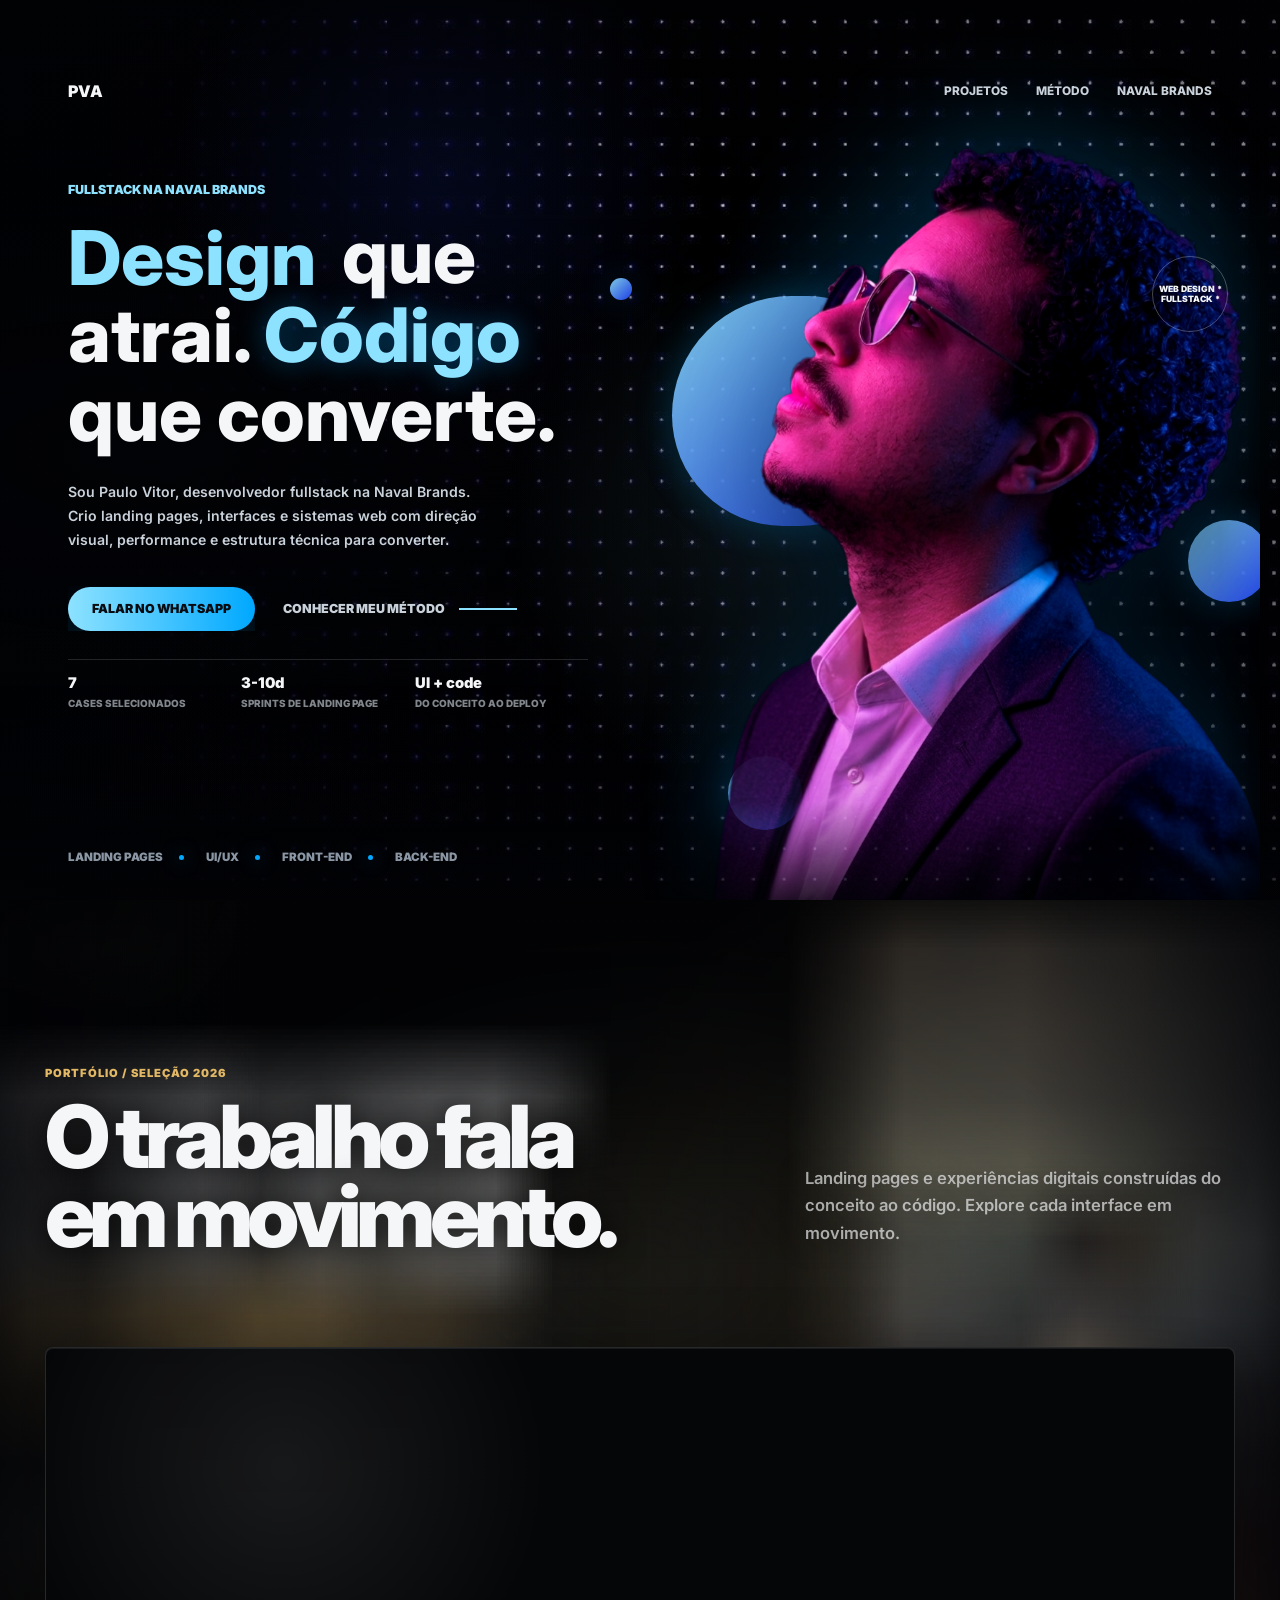
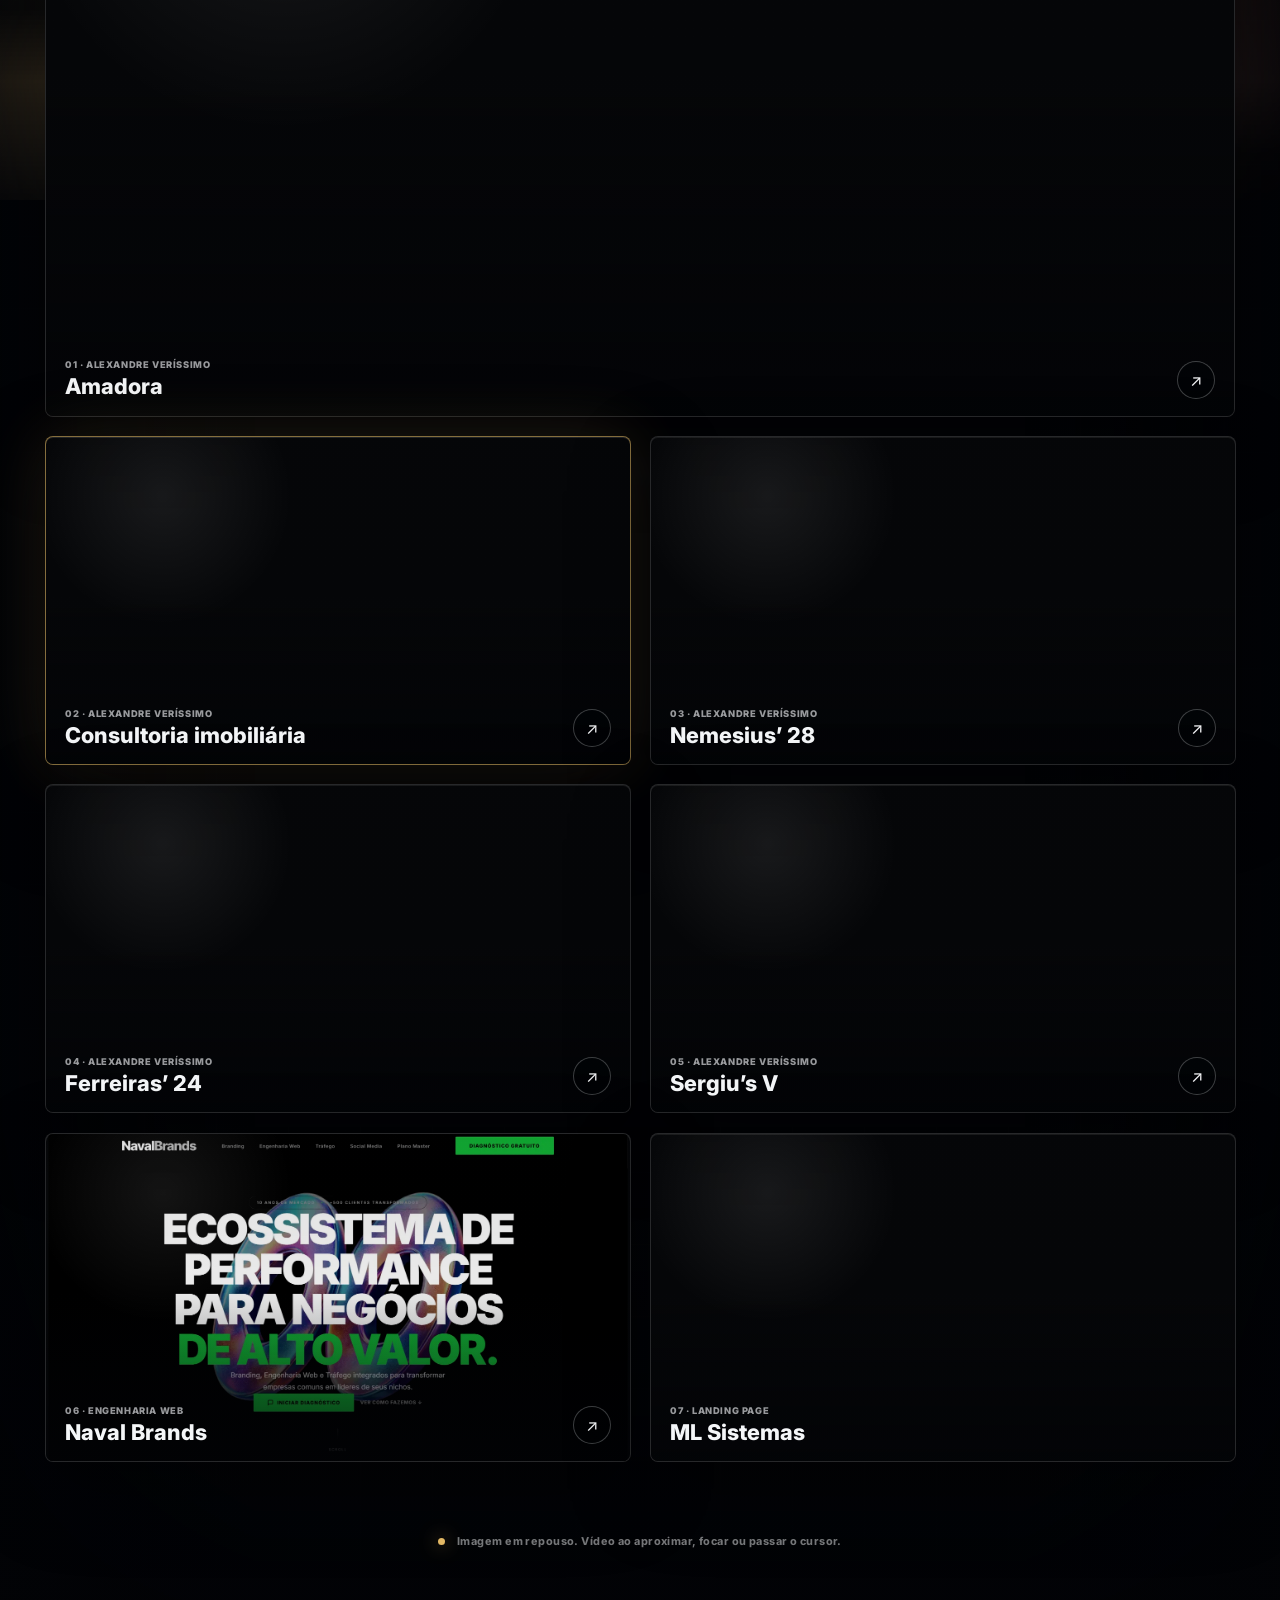
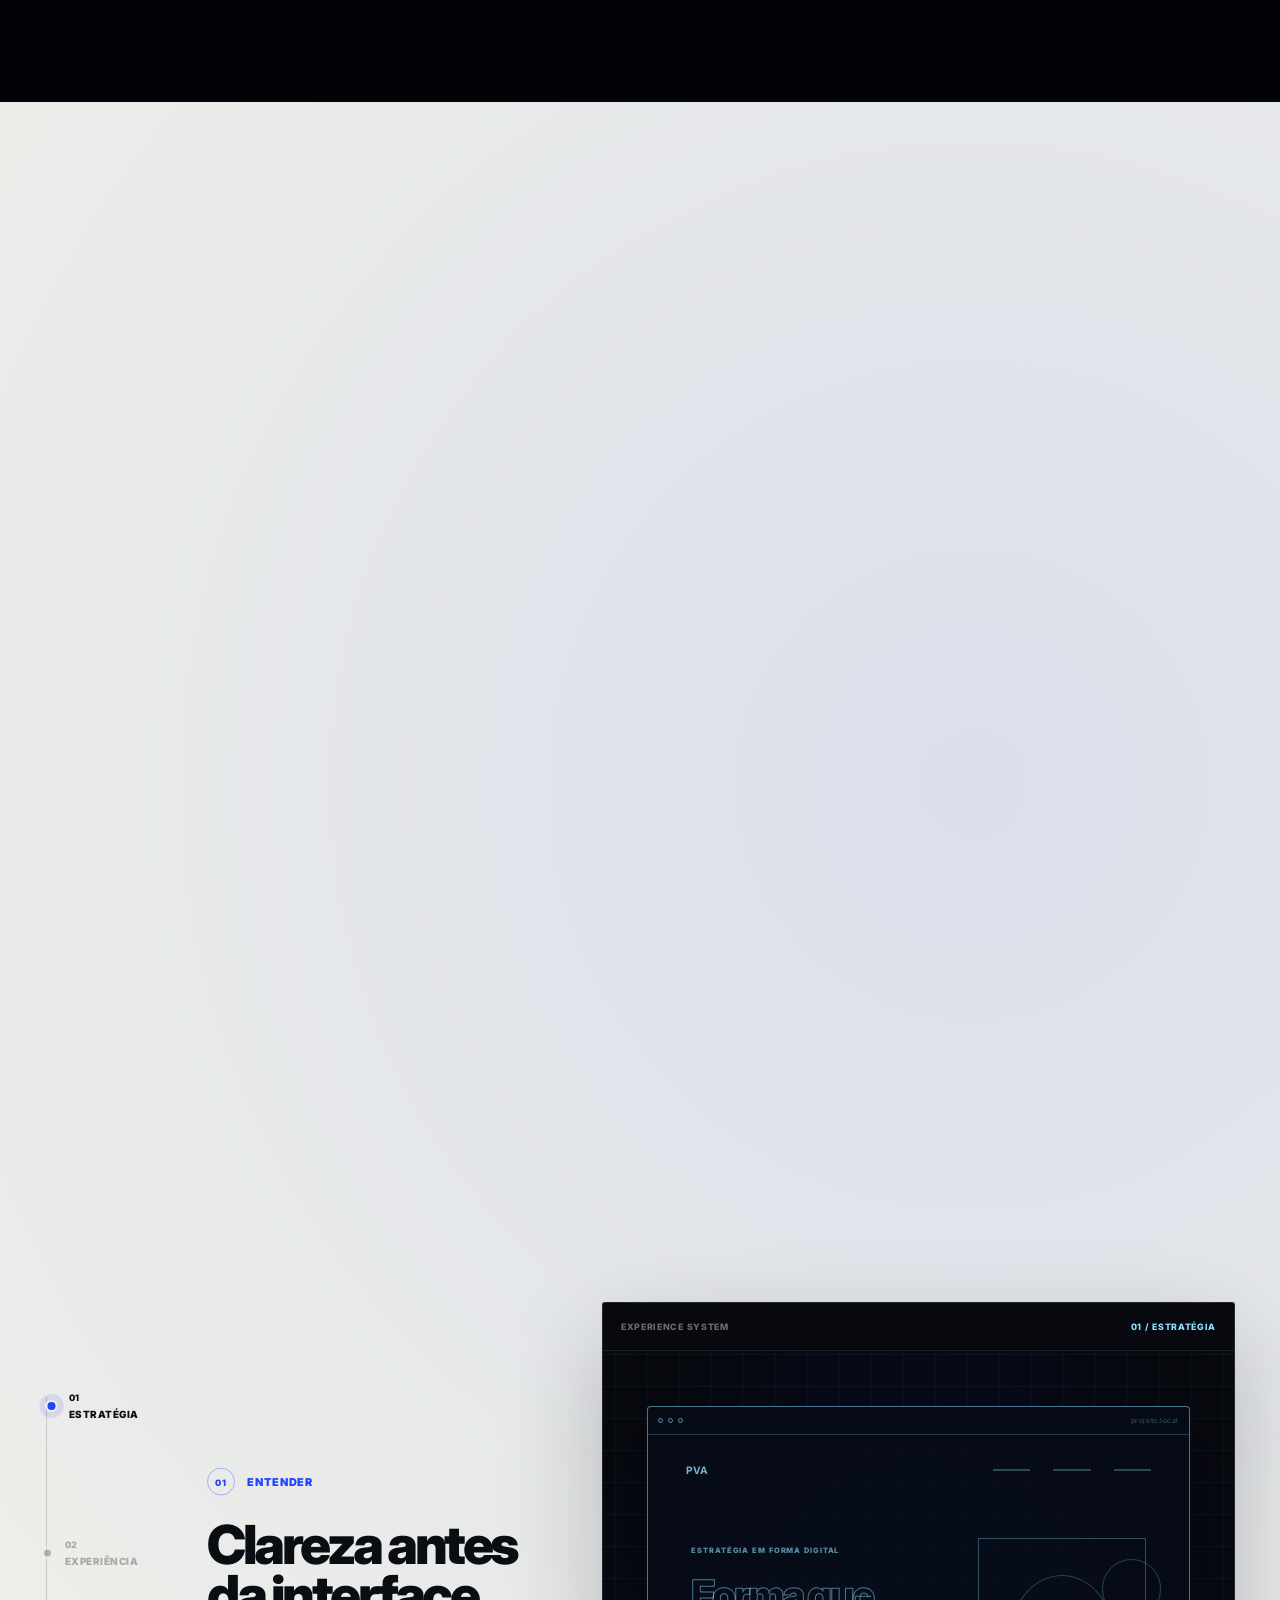
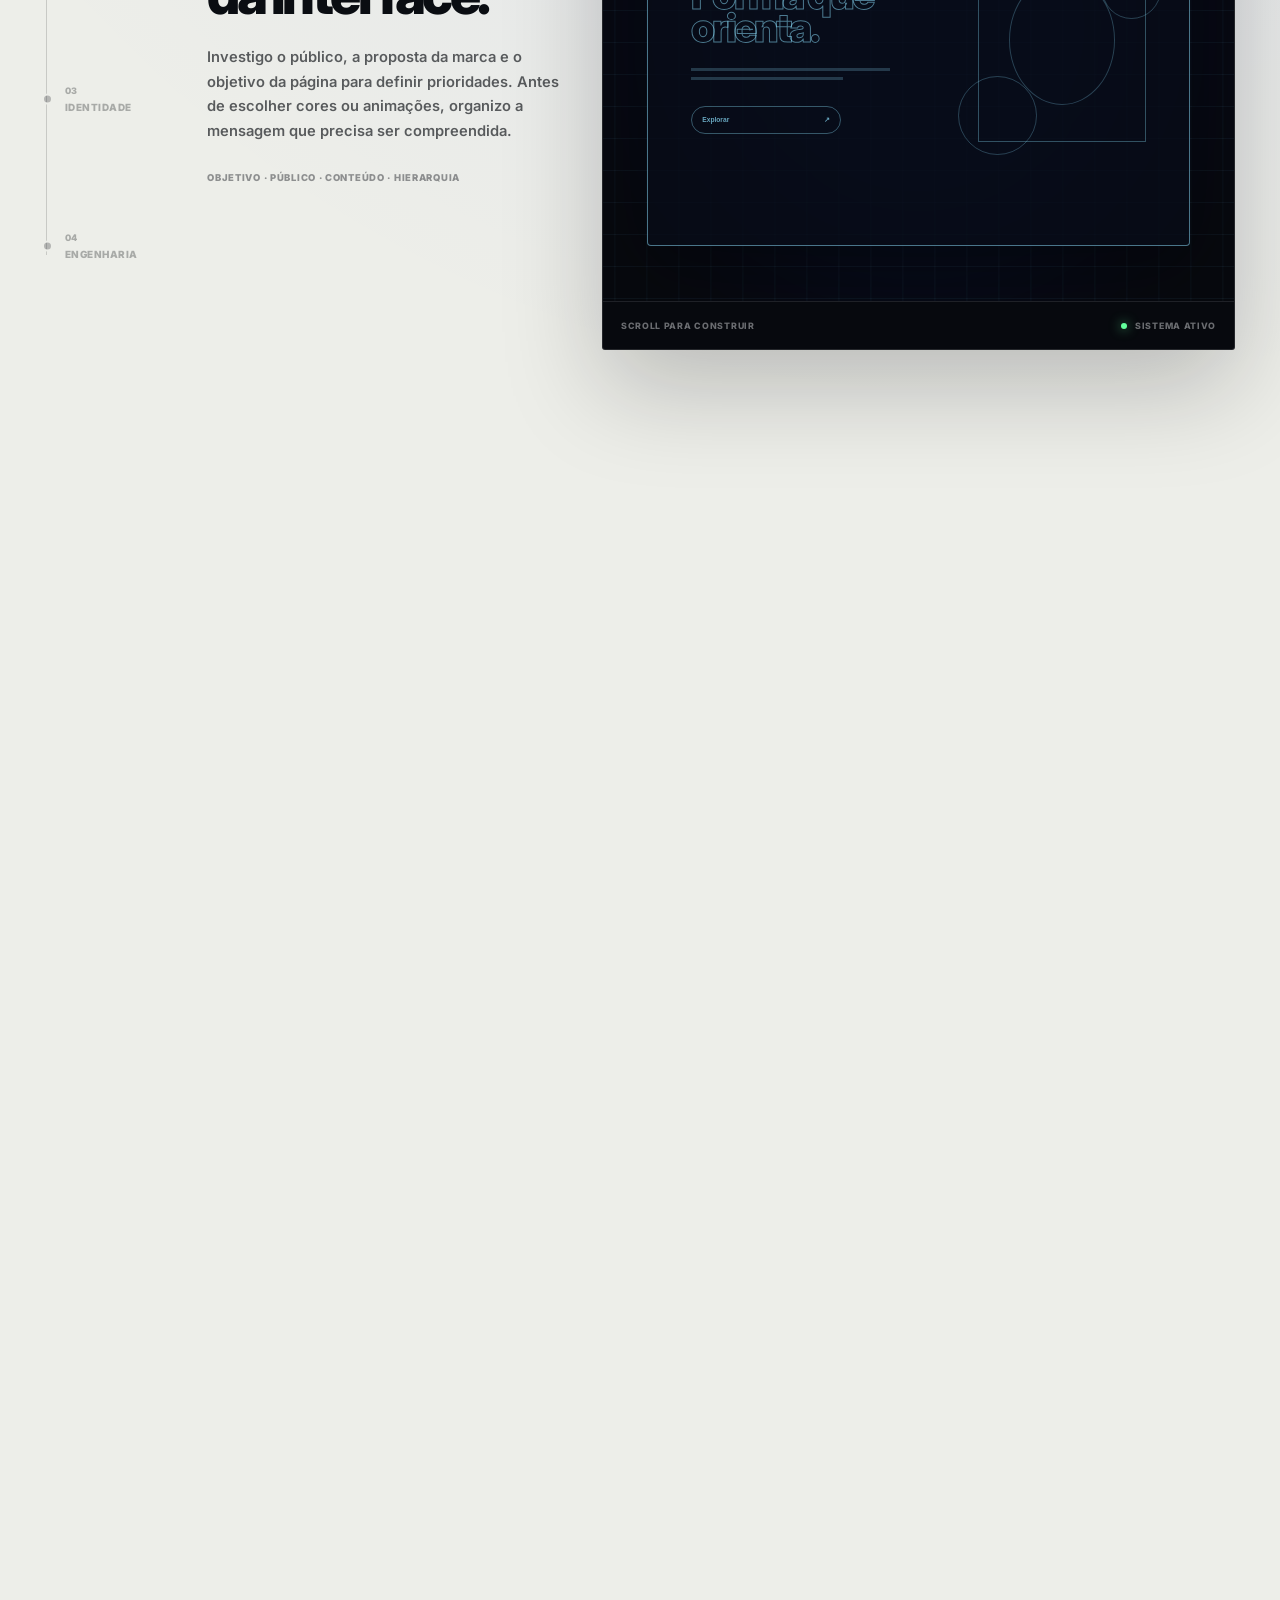
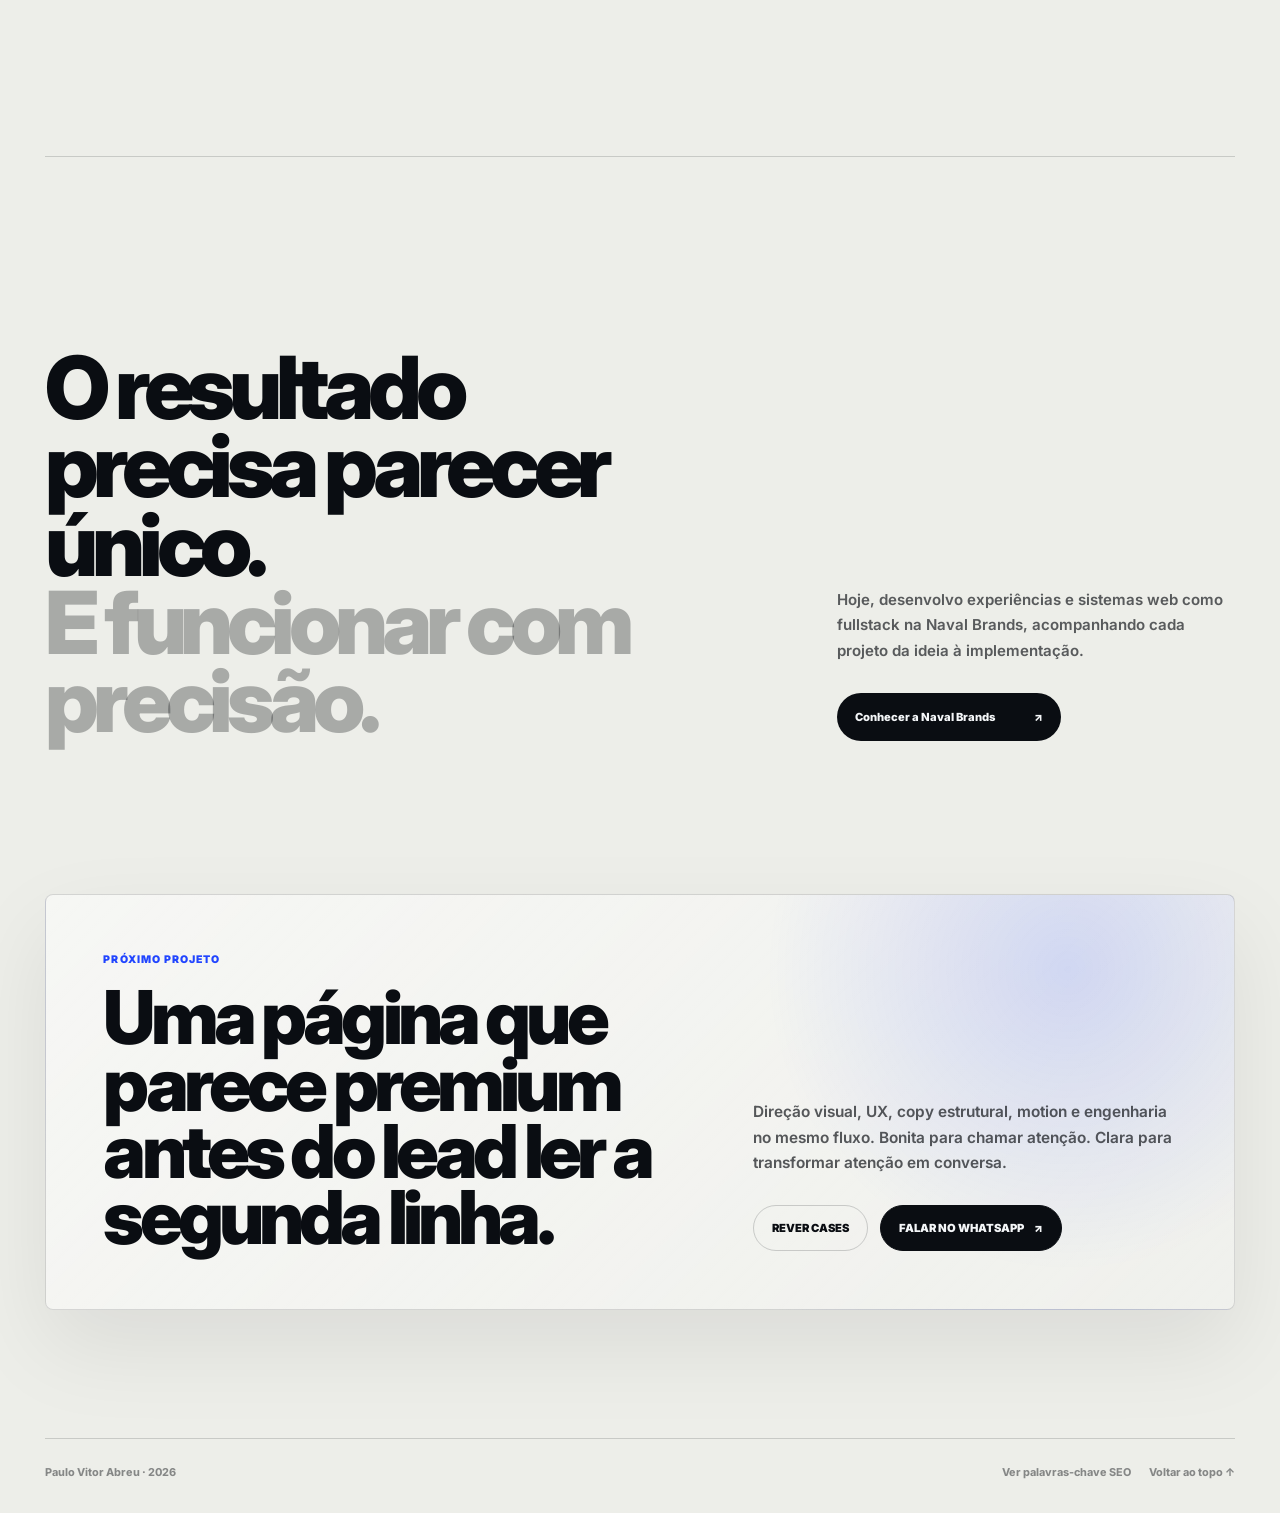
<file: index.html>
<!doctype html>
<html lang="pt-BR">
  <head>
    <meta charset="UTF-8" />
    <meta name="viewport" content="width=device-width, initial-scale=1.0" />
    <meta
      name="description"
      content="Landing pages premium, UI/UX e desenvolvimento fullstack com SEO técnico, performance e copy para converter visitantes em leads qualificados."
    />
    <meta name="author" content="Paulo Vitor Abreu" />
    <meta name="robots" content="index, follow, max-image-preview:large" />
    <meta name="theme-color" content="#020306" />
    <meta property="og:title" content="Paulo Vitor Abreu | Desenvolvedor Fullstack" />
    <meta
      property="og:description"
      content="Landing pages premium com design estratégico, SEO técnico, performance e engenharia fullstack para conversão."
    />
    <meta property="og:locale" content="pt_BR" />
    <meta property="og:type" content="website" />
    <meta name="twitter:card" content="summary_large_image" />
    <title>Paulo Vitor Abreu | Desenvolvedor Fullstack</title>
    <link rel="icon" href="favicon.svg" type="image/svg+xml" />
    <link rel="preload" href="assets/dot-grid-landscape.png" as="image" />
    <link
      rel="preload"
      href="assets/paulo-profile-hero-cutout.png"
      as="image"
      fetchpriority="high"
    />
    <link rel="preconnect" href="https://fonts.googleapis.com" />
    <link rel="preconnect" href="https://fonts.gstatic.com" crossorigin />
    <link
      href="https://fonts.googleapis.com/css2?family=Inter:wght@500;600;700;800;900&display=swap"
      rel="stylesheet"
    />
    <script type="text/javascript">
      (function(c,l,a,r,i,t,y){
        c[a]=c[a]||function(){(c[a].q=c[a].q||[]).push(arguments)};
        t=l.createElement(r);t.async=1;t.src="https://www.clarity.ms/tag/"+i;
        y=l.getElementsByTagName(r)[0];y.parentNode.insertBefore(t,y);
      })(window, document, "clarity", "script", "xmnafkx5qg");
    </script>
    <script type="application/ld+json">
      {
        "@context": "https://schema.org",
        "@type": "Service",
        "name": "Landing pages premium e desenvolvimento fullstack",
        "serviceType": "Landing pages, UI/UX, SEO técnico e engenharia web",
        "areaServed": {
          "@type": "Country",
          "name": "Brasil"
        },
        "provider": {
          "@type": "Person",
          "name": "Paulo Vitor Abreu",
          "jobTitle": "Desenvolvedor Fullstack",
          "telephone": "+55 21 97005-1500",
          "worksFor": {
            "@type": "Organization",
            "name": "Naval Brands",
            "url": "https://navalbrands.com/"
          }
        },
        "url": "https://wa.me/5521970051500"
      }
    </script>
    <link rel="stylesheet" href="styles.css" />
  </head>
  <body>
    <main class="page">
      <section class="hero" id="top" aria-label="Apresentação de Paulo Vitor">
        <div class="hero__stage">
          <header class="hero__header" aria-label="Identidade">
            <a class="brand" href="#top" aria-label="Paulo Vitor Abreu">PVA</a>
            <nav class="hero__nav" aria-label="Navegação principal">
              <a href="#work">Projetos</a>
              <a href="#about">Método</a>
              <a
                href="https://navalbrands.com/"
                target="_blank"
                rel="noopener noreferrer"
              >
                Naval Brands
              </a>
            </nav>
          </header>

          <div class="hero__content">
            <div class="hero__headline">
              <p class="hero__eyebrow">Fullstack na Naval Brands</p>
              <h1 class="hero__title" aria-label="Design que atrai. Código que converte.">
                <span class="hero__title-line">
                  <span class="hero__handwrite hero__handwrite--design" aria-hidden="true">
                    <svg viewBox="0 0 330 120" focusable="false">
                      <g class="hero__handwrite-sketch">
                        <text class="hero__sketch-letter hero__sketch-letter--d" x="0" y="88">D</text>
                        <text class="hero__sketch-letter hero__sketch-letter--e" x="72" y="88">e</text>
                        <text class="hero__sketch-letter hero__sketch-letter--s" x="126" y="88">s</text>
                        <text class="hero__sketch-letter hero__sketch-letter--i" x="176" y="88">i</text>
                        <text class="hero__sketch-letter hero__sketch-letter--g" x="204" y="88">g</text>
                        <text class="hero__sketch-letter hero__sketch-letter--n" x="264" y="88">n</text>
                      </g>
                      <text class="hero__handwrite-text" x="0" y="88">Design</text>
                    </svg>
                  </span>
                  <span class="hero__title-rest hero__title-rest--que">que</span>
                </span>
                <span class="hero__title-line">
                  <span class="hero__title-rest hero__title-rest--atrai">atrai.</span>
                  <span
                    class="hero__scramble-word hero__scramble-word--code"
                    data-scramble-word
                    data-target="C&oacute;digo"
                    aria-label="Código"
                  >
                    <span class="hero__scramble-char">C</span>
                    <span class="hero__scramble-char">&oacute;</span>
                    <span class="hero__scramble-char">d</span>
                    <span class="hero__scramble-char">i</span>
                    <span class="hero__scramble-char">g</span>
                    <span class="hero__scramble-char">o</span>
                  </span>
                </span>
                <span class="hero__title-line">
                  <span class="hero__title-rest hero__title-rest--converte">que converte.</span>
                </span>
              </h1>
            </div>

            <div class="hero__lead-group">
              <p class="hero__lead">
                Sou Paulo Vitor, desenvolvedor fullstack na Naval Brands. Crio
                landing pages, interfaces e sistemas web com direção visual,
                performance e estrutura técnica para converter.
              </p>
            </div>

            <div class="hero__actions" aria-label="Ações principais">
              <a
                class="hero__button"
                href="https://wa.me/5521970051500?text=Ol%C3%A1%2C%20Paulo%21%20Vim%20pelo%20seu%20portf%C3%B3lio%20e%20quero%20conversar%20sobre%20uma%20landing%20page%20premium%20para%20meu%20projeto."
                target="_blank"
                rel="noopener noreferrer"
                aria-label="Falar com Paulo Vitor pelo WhatsApp"
              >
                Falar no WhatsApp
              </a>
              <a class="hero__link" href="#about">Conhecer meu método</a>
            </div>

            <dl class="hero__proof" aria-label="Provas rápidas">
              <div>
                <dt>7</dt>
                <dd>cases selecionados</dd>
              </div>
              <div>
                <dt>3-10d</dt>
                <dd>sprints de landing page</dd>
              </div>
              <div>
                <dt>UI + code</dt>
                <dd>do conceito ao deploy</dd>
              </div>
            </dl>
          </div>

          <div class="hero__visual" aria-hidden="true">
            <span class="hero__orb hero__orb--main"></span>
            <span class="hero__orb hero__orb--top"></span>
            <span class="hero__orb hero__orb--right"></span>
            <span class="hero__orb hero__orb--bottom"></span>
            <span class="hero__stamp">Web Design * Fullstack *</span>
            <figure class="hero__portrait">
              <img
                src="assets/paulo-profile-hero-cutout.png"
                width="896"
                height="1190"
                alt=""
                fetchpriority="high"
                decoding="async"
              />
            </figure>
          </div>

          <ul class="hero__services" aria-label="Servicos">
            <li>Landing pages</li>
            <li>UI/UX</li>
            <li>Front-end</li>
            <li>Back-end</li>
          </ul>
        </div>
      </section>

      <section
        id="work"
        class="project-reveal portfolio"
        data-project-reveal
        data-portfolio
        aria-labelledby="portfolio-title"
      >
        <div class="portfolio__ambient" aria-hidden="true">
          <div class="portfolio__ambient-sticky">
            <canvas
              class="portfolio__ambient-canvas"
              data-ambient-canvas
              width="32"
              height="18"
            ></canvas>
            <span class="portfolio__ambient-glow"></span>
          </div>
        </div>

        <div class="portfolio__shell" id="portfolio" data-project-grid-reveal>
          <header class="portfolio__intro">
            <div>
              <p class="portfolio__eyebrow">Portfólio / Seleção 2026</p>
              <h2 id="portfolio-title">O trabalho fala<br />em movimento.</h2>
            </div>
            <p class="portfolio__lead">
              Landing pages e experiências digitais construídas do conceito ao código.
              Explore cada interface em movimento.
            </p>
          </header>

          <div class="portfolio__grid">
            <article
              class="portfolio-card portfolio-card--amadora portfolio-card--feature"
              data-project-card
              data-project-id="amadora"
              data-ambient-primary="217, 177, 100"
              data-ambient-secondary="7, 54, 43"
            >
              <a
                class="portfolio-card__link"
                href="https://alexandreverissimo.pt/amadora/"
                target="_blank"
                rel="noopener noreferrer"
                aria-label="Abrir landing page Amadora de Alexandre Veríssimo"
              >
                <span class="portfolio-card__media">
                  <img
                    class="portfolio-card__poster"
                    src="assets/previews/amadora.webp"
                    width="1600"
                    height="900"
                    loading="lazy"
                    decoding="async"
                    alt="Hero da landing page Amadora"
                  />
                  <video class="portfolio-card__video" muted loop playsinline preload="none" data-project-video aria-hidden="true">
                    <source data-src="assets/previews/amadora.mp4" type="video/mp4" />
                  </video>
                  <span class="portfolio-card__shade" aria-hidden="true"></span>
                  <span class="portfolio-card__motion" aria-hidden="true">
                    <span class="portfolio-card__play"></span>
                    Em movimento
                  </span>
                </span>
                <span class="portfolio-card__meta">
                  <span><small>01 · Alexandre Veríssimo</small><strong>Amadora</strong></span>
                  <span class="portfolio-card__arrow" aria-hidden="true">↗</span>
                </span>
              </a>
            </article>

            <article
              class="portfolio-card portfolio-card--alexandre"
              data-project-card
              data-project-id="alexandre"
              data-ambient-primary="226, 184, 101"
              data-ambient-secondary="52, 35, 16"
            >
              <a
                class="portfolio-card__link"
                href="https://alexandreverissimo.pt/"
                target="_blank"
                rel="noopener noreferrer"
                aria-label="Abrir landing page principal de Alexandre Veríssimo"
              >
                <span class="portfolio-card__media">
                  <img class="portfolio-card__poster" src="assets/previews/alexandre.webp" width="1400" height="794" loading="lazy" decoding="async" alt="Hero da landing page de Alexandre Veríssimo" />
                  <video class="portfolio-card__video" muted loop playsinline preload="none" data-project-video aria-hidden="true"><source data-src="assets/previews/alexandre.mp4" type="video/mp4" /></video>
                  <span class="portfolio-card__shade" aria-hidden="true"></span>
                  <span class="portfolio-card__motion" aria-hidden="true"><span class="portfolio-card__play"></span>Em movimento</span>
                </span>
                <span class="portfolio-card__meta"><span><small>02 · Alexandre Veríssimo</small><strong>Consultoria imobiliária</strong></span><span class="portfolio-card__arrow" aria-hidden="true">↗</span></span>
              </a>
            </article>

            <article
              class="portfolio-card portfolio-card--nemesius"
              data-project-card
              data-project-id="nemesius"
              data-ambient-primary="204, 184, 112"
              data-ambient-secondary="45, 57, 70"
            >
              <a class="portfolio-card__link" href="https://alexandreverissimo.pt/nemesius28/" target="_blank" rel="noopener noreferrer" aria-label="Abrir landing page Nemesius 28">
                <span class="portfolio-card__media">
                  <img class="portfolio-card__poster" src="assets/previews/nemesius.webp" width="1400" height="794" loading="lazy" decoding="async" alt="Hero da landing page Nemesius 28" />
                  <video class="portfolio-card__video" muted loop playsinline preload="none" data-project-video aria-hidden="true"><source data-src="assets/previews/nemesius.mp4" type="video/mp4" /></video>
                  <span class="portfolio-card__shade" aria-hidden="true"></span>
                  <span class="portfolio-card__motion" aria-hidden="true"><span class="portfolio-card__play"></span>Em movimento</span>
                </span>
                <span class="portfolio-card__meta"><span><small>03 · Alexandre Veríssimo</small><strong>Nemesius’ 28</strong></span><span class="portfolio-card__arrow" aria-hidden="true">↗</span></span>
              </a>
            </article>

            <article
              class="portfolio-card portfolio-card--ferreiras"
              data-project-card
              data-project-id="ferreiras"
              data-ambient-primary="221, 119, 66"
              data-ambient-secondary="23, 113, 138"
            >
              <a class="portfolio-card__link" href="https://alexandreverissimo.pt/ferreiras24/" target="_blank" rel="noopener noreferrer" aria-label="Abrir landing page Ferreiras 24">
                <span class="portfolio-card__media">
                  <img class="portfolio-card__poster" src="assets/previews/ferreiras.webp" width="1400" height="794" loading="lazy" decoding="async" alt="Hero da landing page Ferreiras 24" />
                  <video class="portfolio-card__video" muted loop playsinline preload="none" data-project-video aria-hidden="true"><source data-src="assets/previews/ferreiras.mp4" type="video/mp4" /></video>
                  <span class="portfolio-card__shade" aria-hidden="true"></span>
                  <span class="portfolio-card__motion" aria-hidden="true"><span class="portfolio-card__play"></span>Em movimento</span>
                </span>
                <span class="portfolio-card__meta"><span><small>04 · Alexandre Veríssimo</small><strong>Ferreiras’ 24</strong></span><span class="portfolio-card__arrow" aria-hidden="true">↗</span></span>
              </a>
            </article>

            <article
              class="portfolio-card portfolio-card--sergius"
              data-project-card
              data-project-id="sergius"
              data-ambient-primary="128, 187, 174"
              data-ambient-secondary="20, 48, 51"
            >
              <a class="portfolio-card__link" href="https://alexandreverissimo.pt/sergiusv/" target="_blank" rel="noopener noreferrer" aria-label="Abrir landing page Sergius V">
                <span class="portfolio-card__media">
                  <img class="portfolio-card__poster" src="assets/previews/sergius.webp" width="1400" height="794" loading="lazy" decoding="async" alt="Hero da landing page Sergius V" />
                  <video class="portfolio-card__video" muted loop playsinline preload="none" data-project-video aria-hidden="true"><source data-src="assets/previews/sergius.mp4" type="video/mp4" /></video>
                  <span class="portfolio-card__shade" aria-hidden="true"></span>
                  <span class="portfolio-card__motion" aria-hidden="true"><span class="portfolio-card__play"></span>Em movimento</span>
                </span>
                <span class="portfolio-card__meta"><span><small>05 · Alexandre Veríssimo</small><strong>Sergiu’s V</strong></span><span class="portfolio-card__arrow" aria-hidden="true">↗</span></span>
              </a>
            </article>

            <article
              class="portfolio-card portfolio-card--naval portfolio-card--wide"
              data-project-card
              data-project-id="navalbrands"
              data-ambient-primary="21, 205, 59"
              data-ambient-secondary="74, 74, 246"
            >
              <a class="portfolio-card__link" href="https://navalbrands.com/" target="_blank" rel="noopener noreferrer" aria-label="Abrir site da Naval Brands">
                <span class="portfolio-card__media">
                  <img class="portfolio-card__poster" src="assets/previews/navalbrands.webp" width="1400" height="794" loading="lazy" decoding="async" alt="Hero do site da Naval Brands" />
                  <video class="portfolio-card__video" muted loop playsinline preload="none" data-project-video aria-hidden="true"><source data-src="assets/previews/navalbrands.mp4" type="video/mp4" /></video>
                  <span class="portfolio-card__shade" aria-hidden="true"></span>
                  <span class="portfolio-card__motion" aria-hidden="true"><span class="portfolio-card__play"></span>Em movimento</span>
                </span>
                <span class="portfolio-card__meta"><span><small>06 · Engenharia web</small><strong>Naval Brands</strong></span><span class="portfolio-card__arrow" aria-hidden="true">↗</span></span>
              </a>
            </article>

            <article
              class="portfolio-card portfolio-card--ml"
              data-project-card
              data-project-id="ml"
              data-ambient-primary="229, 0, 113"
              data-ambient-secondary="54, 204, 207"
              tabindex="0"
              aria-label="Preview do projeto ML Sistemas de Impressão"
            >
              <div class="portfolio-card__link" role="button" aria-label="Abrir detalhes do projeto ML Sistemas">
                <span class="portfolio-card__media">
                  <img class="portfolio-card__poster" src="assets/previews/ml.webp" width="1400" height="794" loading="lazy" decoding="async" alt="Hero do site ML Sistemas de Impressão" />
                  <video class="portfolio-card__video" muted loop playsinline preload="none" data-project-video aria-hidden="true"><source data-src="assets/previews/ml.mp4" type="video/mp4" /></video>
                  <span class="portfolio-card__shade" aria-hidden="true"></span>
                  <span class="portfolio-card__motion" aria-hidden="true"><span class="portfolio-card__play"></span>Em movimento</span>
                </span>
                <span class="portfolio-card__meta"><span><small>07 · Landing page</small><strong>ML Sistemas</strong></span></span>
              </div>
            </article>
          </div>

          <p class="portfolio__hint">
            <span aria-hidden="true"></span>
            Imagem em repouso. Vídeo ao aproximar, focar ou passar o cursor.
          </p>
          <section
            class="portfolio-detail"
            data-project-detail
            aria-live="polite"
            aria-labelledby="project-detail-title"
            tabindex="-1"
            hidden
          >
            <div class="portfolio-detail__media-panel">
              <div class="portfolio-detail__screen">
                <video
                  class="portfolio-detail__video"
                  data-project-detail-video
                  muted
                  loop
                  playsinline
                  controls
                ></video>
                <span class="portfolio-detail__scanline" aria-hidden="true"></span>
                <div class="portfolio-detail__caption">
                  <span data-project-detail-number>01</span>
                  <p>Vídeo expandido do projeto</p>
                </div>
              </div>
            </div>

            <div class="portfolio-detail__content">
              <button class="portfolio-detail__close" type="button" data-project-detail-close>
                Fechar
              </button>
              <p class="portfolio-detail__eyebrow" data-project-detail-eyebrow>Case aberto</p>
              <h3 class="portfolio-detail__title" id="project-detail-title" data-project-detail-title>
                Projeto
              </h3>
              <p class="portfolio-detail__summary" data-project-detail-summary></p>

              <div class="portfolio-detail__meta-grid">
                <div>
                  <span>Preparo</span>
                  <strong data-project-detail-time></strong>
                </div>
                <div>
                  <span>Base analisada</span>
                  <strong data-project-detail-source></strong>
                </div>
              </div>

              <div class="portfolio-detail__thinking">
                <h4>O que foi feito e pensado</h4>
                <ul data-project-detail-thinking></ul>
              </div>

              <div class="portfolio-detail__tags" aria-label="Competências aplicadas" data-project-detail-tags></div>

              <a
                class="portfolio-detail__visit"
                data-project-detail-visit
                href="#"
                target="_blank"
                rel="noopener noreferrer"
              >
                Visitar página
                <span aria-hidden="true">↗</span>
              </a>
            </div>
          </section>
        </div>
      </section>

      <section
        class="method"
        id="about"
        data-method
        data-method-active="0"
        aria-labelledby="method-title"
      >
        <header class="method__intro">
          <p class="method__eyebrow">Como eu construo / 04 camadas</p>
          <h2
            id="method-title"
            aria-label="Uma página única não nasce de um efeito. Nasce de decisões bem tomadas."
          >
            <span class="method__title-primary" data-method-title-primary>
              Uma página única não nasce de um efeito.
            </span>
            <span class="method__title-secondary" data-method-title-secondary>
              Nasce de decisões bem tomadas.
            </span>
          </h2>
          <p class="method__lead">
            Uno estratégia, UI/UX e desenvolvimento para criar páginas bonitas,
            intuitivas e tecnicamente sólidas. Cada escolha precisa orientar o
            usuário, fortalecer a marca e contribuir para o objetivo do projeto.
          </p>
        </header>

        <div class="method__experience" data-method-experience>
          <div class="method__sticky">
            <nav class="method__rail" aria-label="Etapas do processo">
              <span class="method__rail-line" aria-hidden="true">
                <span data-method-progress></span>
              </span>
              <button type="button" data-method-jump="0" aria-current="step">
                <span>01</span> Estratégia
              </button>
              <button type="button" data-method-jump="1">
                <span>02</span> Experiência
              </button>
              <button type="button" data-method-jump="2">
                <span>03</span> Identidade
              </button>
              <button type="button" data-method-jump="3">
                <span>04</span> Engenharia
              </button>
            </nav>

            <div class="method__copy">
              <article class="method__step is-active" data-method-step="0">
                <p class="method__step-index"><span>01</span> Entender</p>
                <h3>Clareza antes da interface.</h3>
                <p>
                  Investigo o público, a proposta da marca e o objetivo da página
                  para definir prioridades. Antes de escolher cores ou animações,
                  organizo a mensagem que precisa ser compreendida.
                </p>
                <small>Objetivo · público · conteúdo · hierarquia</small>
              </article>

              <article class="method__step" data-method-step="1">
                <p class="method__step-index"><span>02</span> Orientar</p>
                <h3>Uma experiência que conduz.</h3>
                <p>
                  Transformo conteúdo em hierarquia, fluxos e interações que levam
                  o visitante naturalmente à próxima ação. UX é remover dúvidas e
                  tornar cada escolha simples de entender.
                </p>
                <small>Arquitetura · fluxo · usabilidade · interação</small>
              </article>

              <article class="method__step" data-method-step="2">
                <p class="method__step-index"><span>03</span> Marcar</p>
                <h3>Identidade que não parece pronta.</h3>
                <p>
                  Tipografia, composição, cor e movimento formam um sistema visual
                  coerente com a marca. A animação não decora: ela responde ao
                  usuário, reforça a narrativa e torna a experiência memorável.
                </p>
                <small>Direção visual · UI · motion · design system</small>
              </article>

              <article class="method__step" data-method-step="3">
                <p class="method__step-index"><span>04</span> Sustentar</p>
                <h3>Engenharia que faz tudo durar.</h3>
                <p>
                  Desenvolvo interfaces responsivas e acessíveis, com HTML
                  semântico, SEO técnico e carregamento eficiente pensados desde o
                  início — não como correções feitas depois do design.
                </p>
                <small>Responsividade · acessibilidade · SEO · performance</small>
              </article>
            </div>

            <div class="method__visual" data-method-visual aria-hidden="true">
              <div class="method__visual-head">
                <span>Experience system</span>
                <span data-method-status>01 / Estratégia</span>
              </div>

              <div class="method__viewport">
                <span class="method__grid"></span>
                <span class="method__glow"></span>

                <div class="method__browser">
                  <div class="method__browser-bar">
                    <span></span><span></span><span></span>
                    <small>projeto.local</small>
                  </div>
                  <div class="method__screen">
                    <div class="method__screen-nav">
                      <b>PVA</b><i></i><i></i><i></i>
                    </div>
                    <div class="method__screen-copy">
                      <span>ESTRATÉGIA EM FORMA DIGITAL</span>
                      <strong>Forma que<br />orienta.</strong>
                      <p></p><p></p>
                      <button type="button" tabindex="-1">Explorar <b>↗</b></button>
                    </div>
                    <div class="method__screen-art">
                      <span></span><i></i><b></b>
                    </div>
                    <svg class="method__route" viewBox="0 0 680 400" preserveAspectRatio="none">
                      <path d="M106 102 C188 42 258 170 342 125 S490 108 548 222 S440 326 592 344" />
                    </svg>
                    <span class="method__route-point method__route-point--one">1</span>
                    <span class="method__route-point method__route-point--two">2</span>
                    <span class="method__route-point method__route-point--three">3</span>
                  </div>
                </div>

                <div class="method__phone">
                  <span></span>
                  <div><b>PVA</b><strong>Forma que<br />orienta.</strong><i></i></div>
                </div>

                <div class="method__code">
                  <span>&lt;main aria-label="Projeto"&gt;</span>
                  <span>&nbsp;&nbsp;&lt;h1&gt;Forma que orienta.&lt;/h1&gt;</span>
                  <span>&nbsp;&nbsp;&lt;a href="#projeto"&gt;Explorar&lt;/a&gt;</span>
                  <span>&lt;/main&gt;</span>
                </div>

                <div class="method__checks">
                  <span>HTML semântico</span>
                  <span>Layout responsivo</span>
                  <span>Metadados</span>
                  <span>Assets otimizados</span>
                </div>
              </div>

              <div class="method__visual-foot">
                <span>Scroll para construir</span>
                <span><i></i> Sistema ativo</span>
              </div>
            </div>
          </div>
        </div>

        <div class="method__closing">
          <p>O resultado precisa parecer único.<br /><span>E funcionar com precisão.</span></p>
          <div>
            <p>
              Hoje, desenvolvo experiências e sistemas web como fullstack na
              Naval Brands, acompanhando cada projeto da ideia à implementação.
            </p>
            <a href="https://navalbrands.com/" target="_blank" rel="noopener noreferrer">
              Conhecer a Naval Brands <span aria-hidden="true">↗</span>
            </a>
          </div>
        </div>

        <section class="method__cta" aria-labelledby="final-cta-title">
          <div>
            <p>Próximo projeto</p>
            <h2 id="final-cta-title">Uma página que parece premium antes do lead ler a segunda linha.</h2>
          </div>
          <div>
            <p>
              Direção visual, UX, copy estrutural, motion e engenharia no mesmo fluxo.
              Bonita para chamar atenção. Clara para transformar atenção em conversa.
            </p>
            <div class="method__cta-actions">
              <a href="#work">Rever cases</a>
              <a
                href="https://wa.me/5521970051500?text=Ol%C3%A1%2C%20Paulo%21%20Vim%20pelo%20seu%20portf%C3%B3lio%20e%20quero%20conversar%20sobre%20uma%20landing%20page%20premium%20para%20meu%20projeto."
                target="_blank"
                rel="noopener noreferrer"
                aria-label="Falar com Paulo Vitor pelo WhatsApp"
              >
                Falar no WhatsApp <span aria-hidden="true">↗</span>
              </a>
            </div>
          </div>
        </section>

        <footer class="method__footer">
          <span>Paulo Vitor Abreu · 2026</span>
          <div class="method__footer-actions">
            <button
              class="method__seo-toggle"
              type="button"
              aria-expanded="false"
              aria-controls="footer-seo-panel"
              data-seo-toggle
            >
              Ver palavras-chave SEO
            </button>
            <a href="#top">Voltar ao topo ↑</a>
          </div>
        </footer>

        <section
          class="method__seo"
          id="footer-seo-panel"
          aria-label="Palavras-chave SEO da oferta"
          hidden
        >
          <p>
            landing, pages, premium, desenvolvimento, fullstack, webdesign, ui, ux, interfaces, responsivas, conversao, leads, vendas, trafego, pago, google, ads, campanhas, performance, velocidade, seo, tecnico, copywriting, branding, automacao, whatsapp, integracao, funil, captacao, otimizacao, acessibilidade, semantica, arquitetura, informacao, estrategia, digital, negocio, autoridade, marca, design, moderno, profissional, comercial, paginas, rapidas, mobile, first, sites, institucionais, portfolios, imobiliarias, servicos, produtos, digitais, lancamentos, anuncios, remarketing, criativos, conversoes, orcamento, clientes, qualificados, formularios, cta, hero, layout, experiencia, usuario, navegacao, escaneabilidade, responsividade, codificacao, frontend, backend, javascript, html, css, deploy, hospedagem, analytics, mensuracao, resultados, crescimento, online, ranqueamento, busca, organica, local, consultoria, diagnostico, wireframe, prototipo, identidade, visual, motion, microinteracoes, otimizada, escalavel, confianca, roi.
          </p>
        </section>
      </section>
    </main>

    <script src="script.js"></script>
  </body>
</html>
</file>
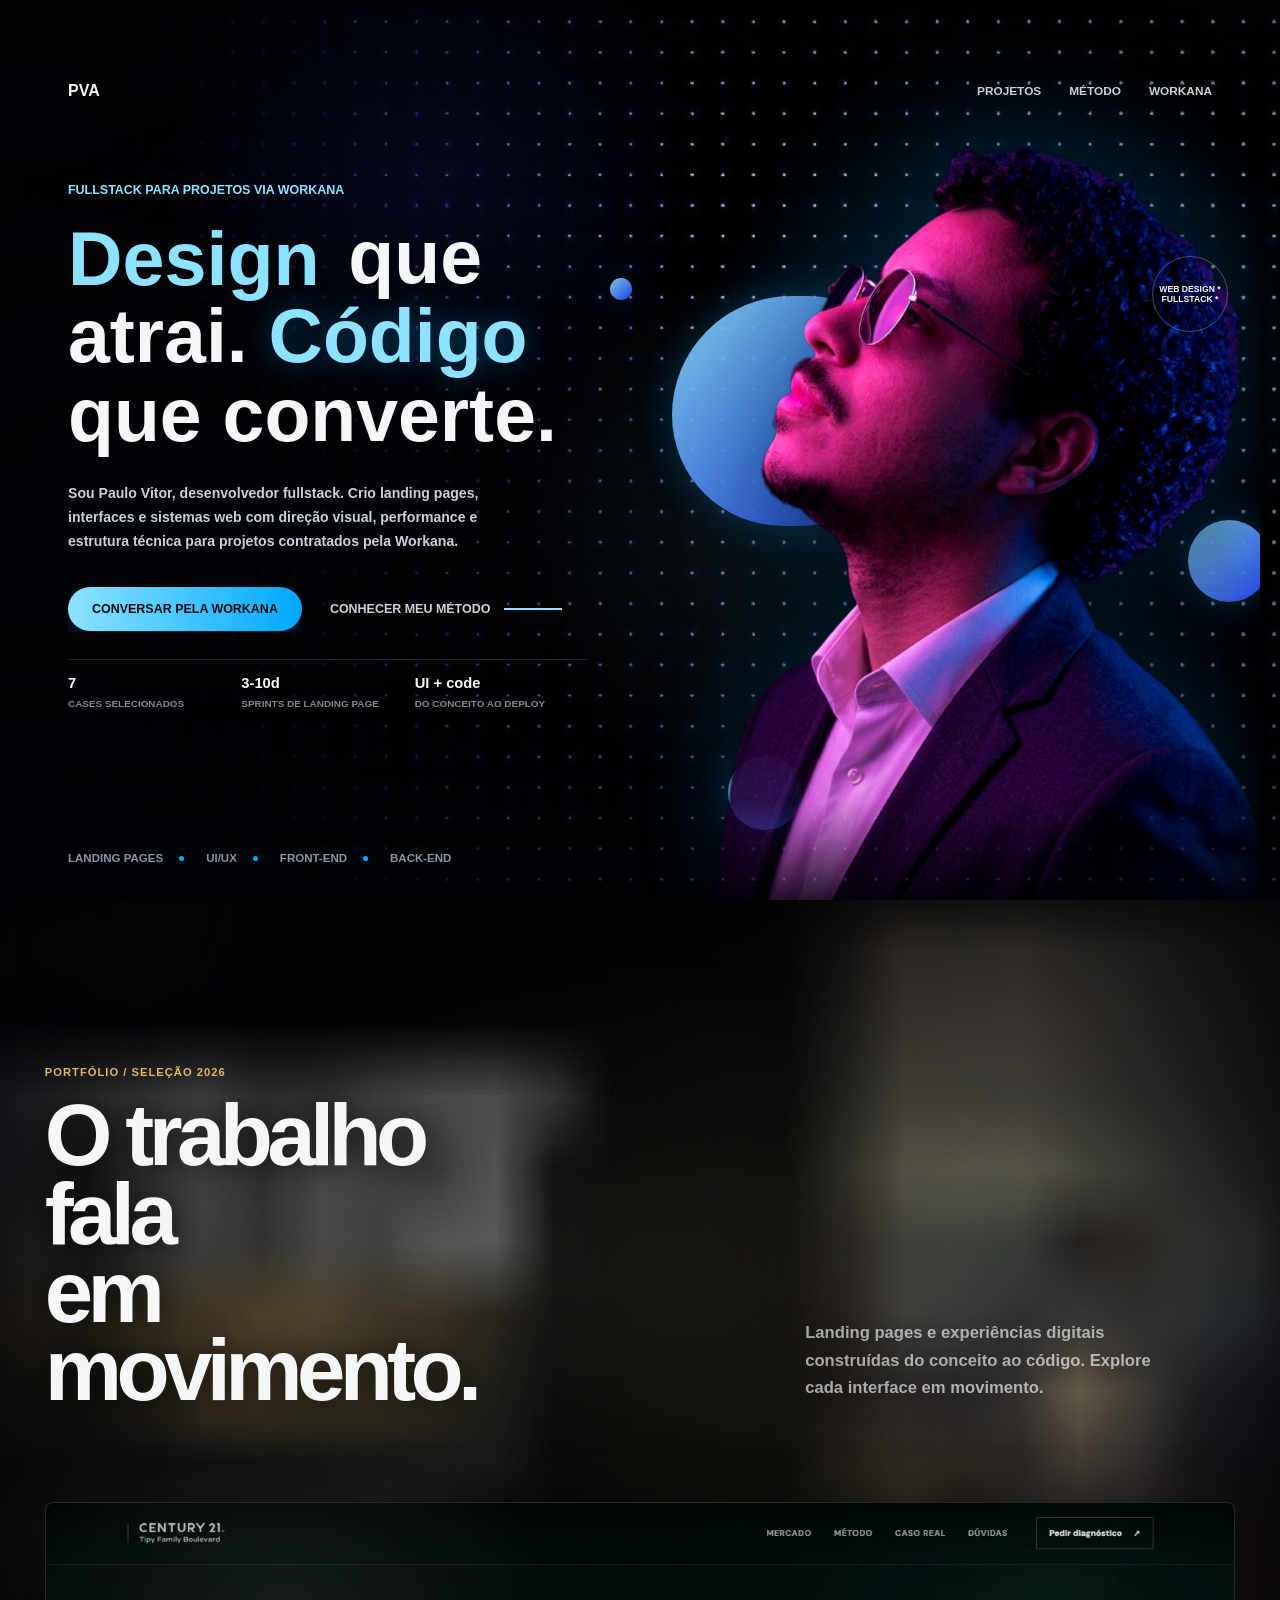
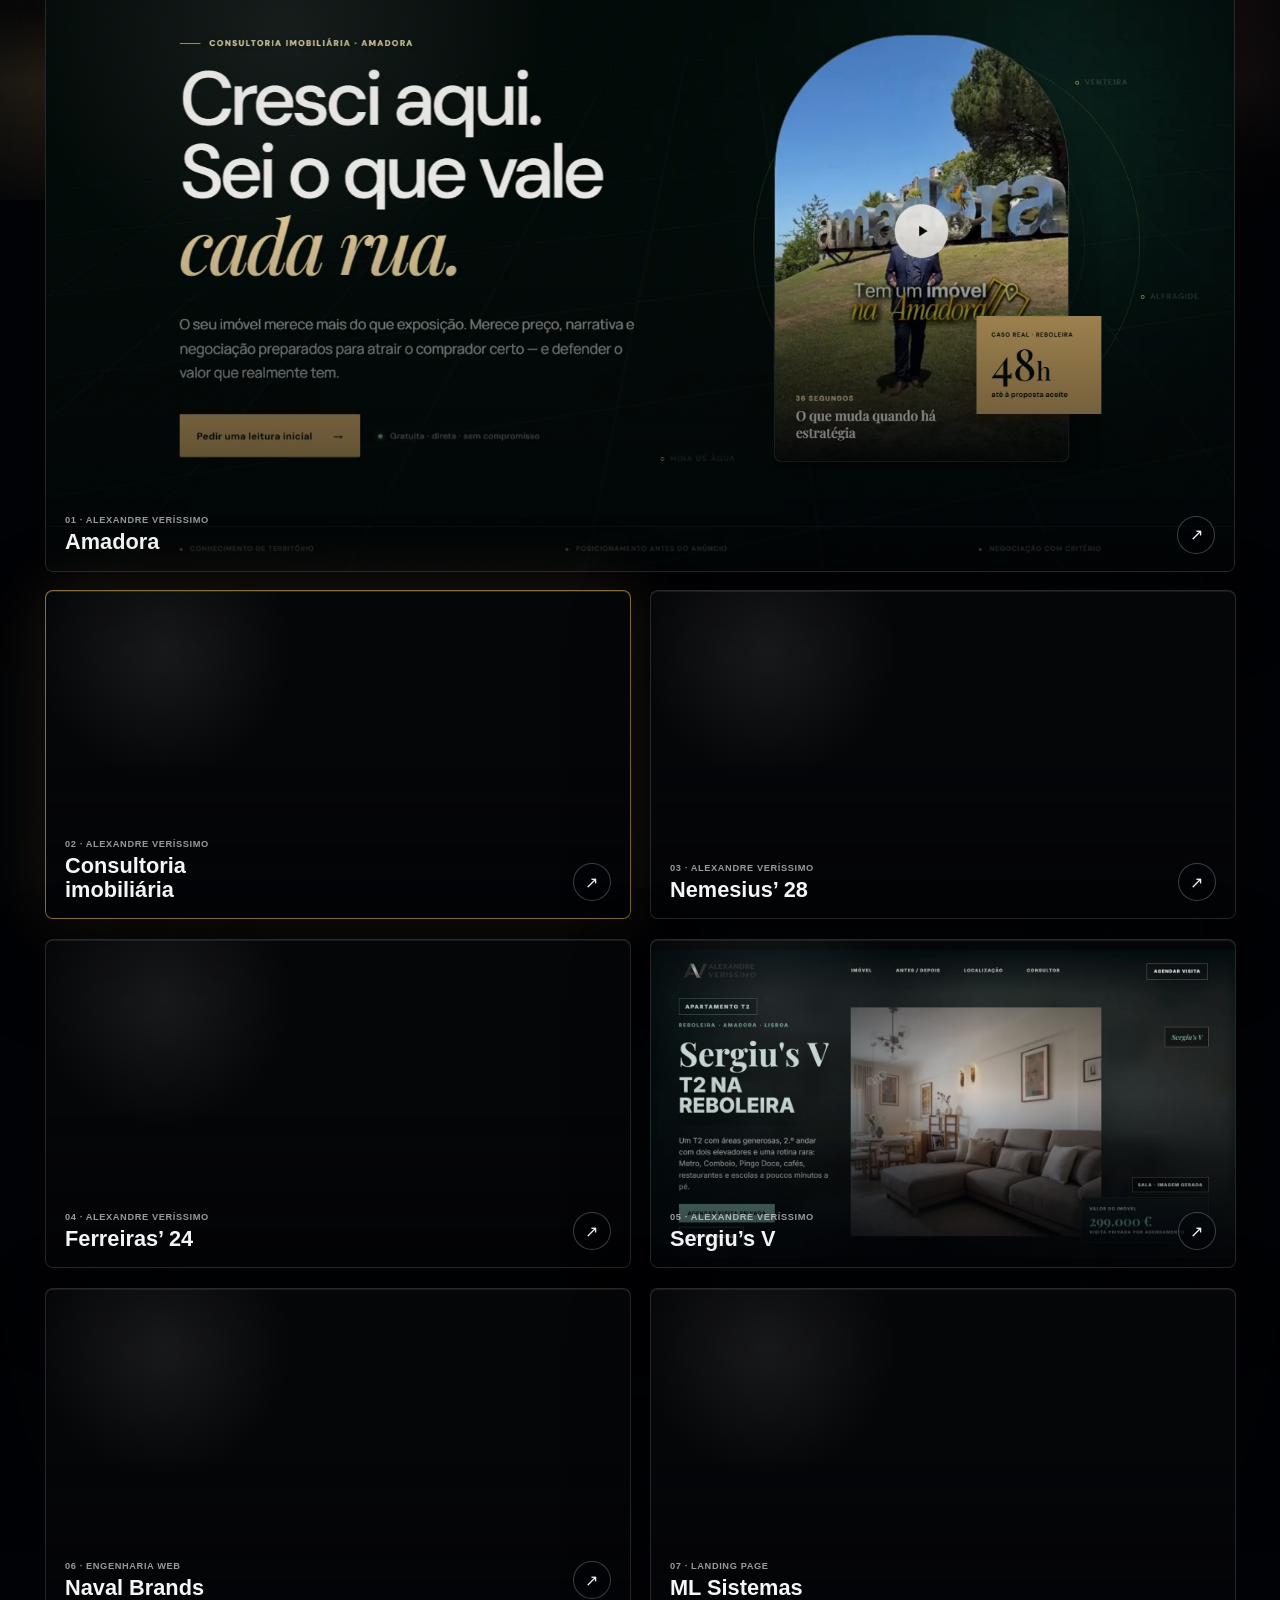
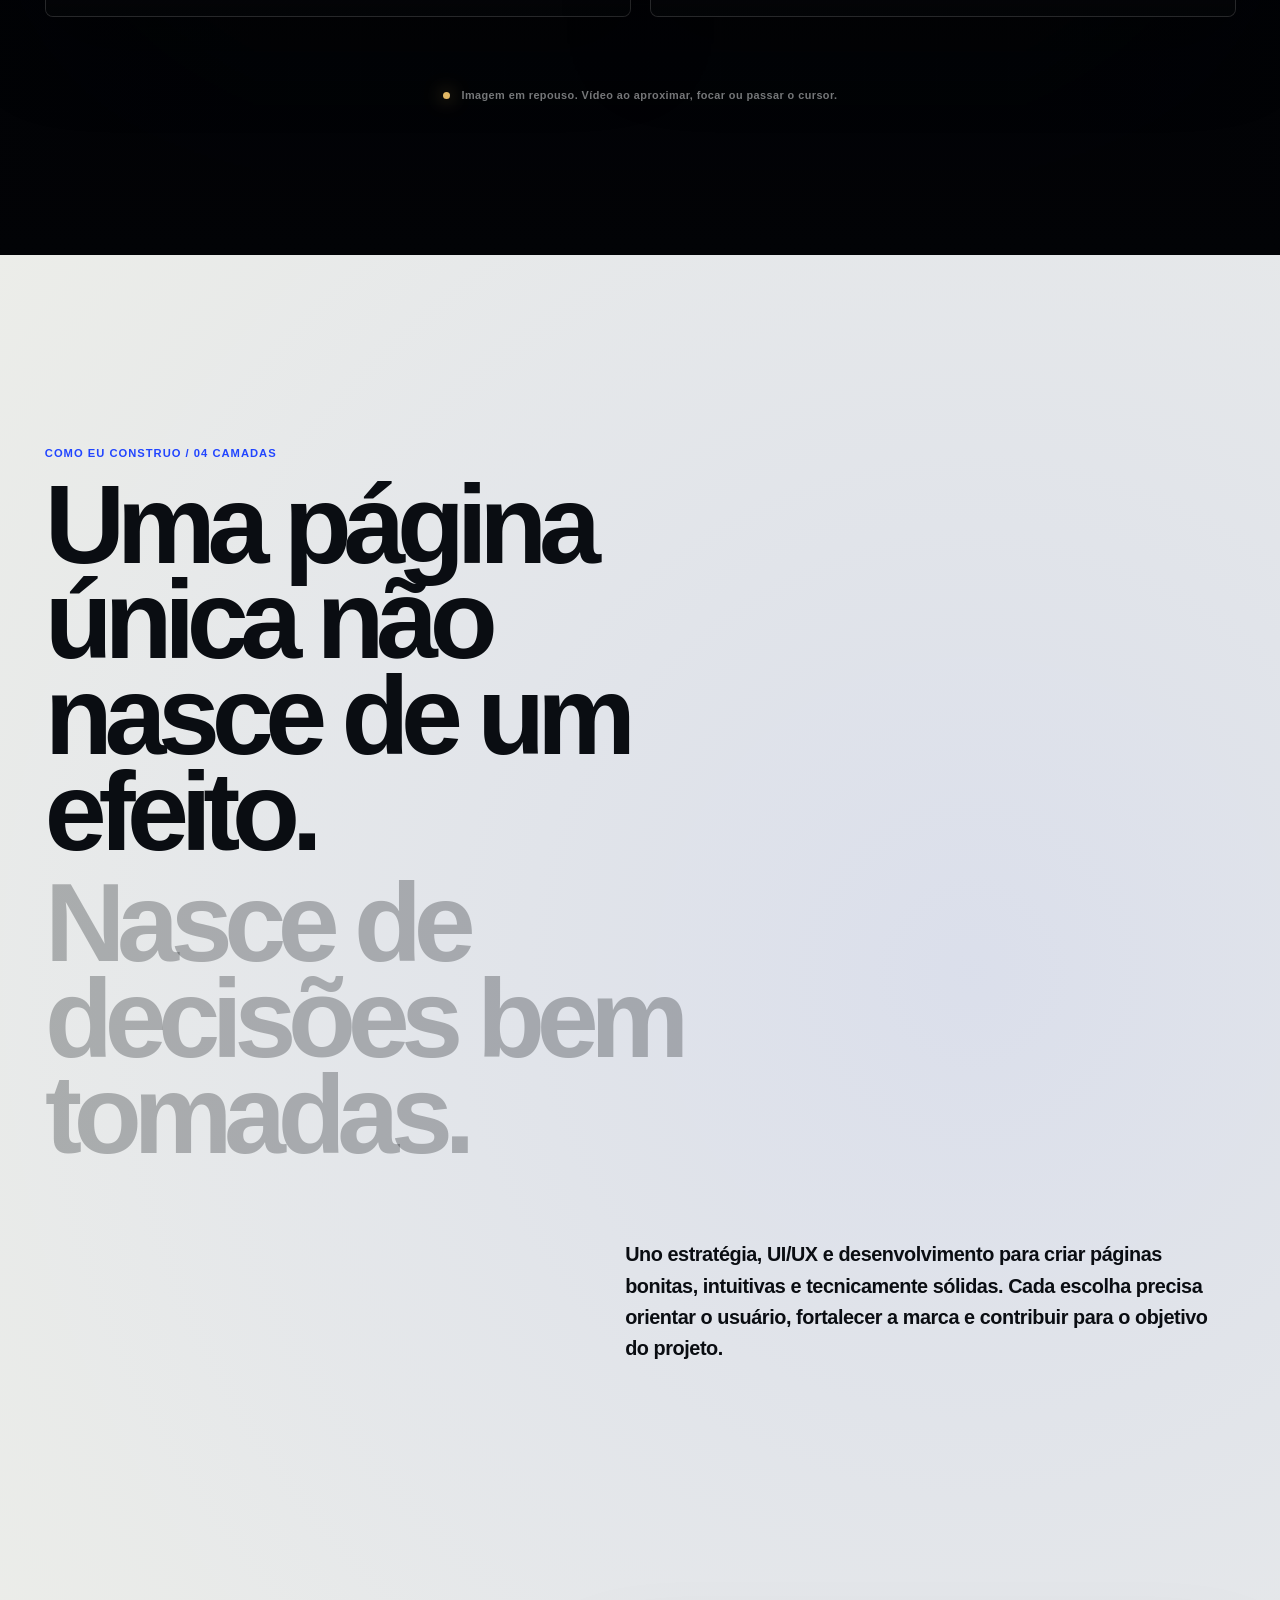
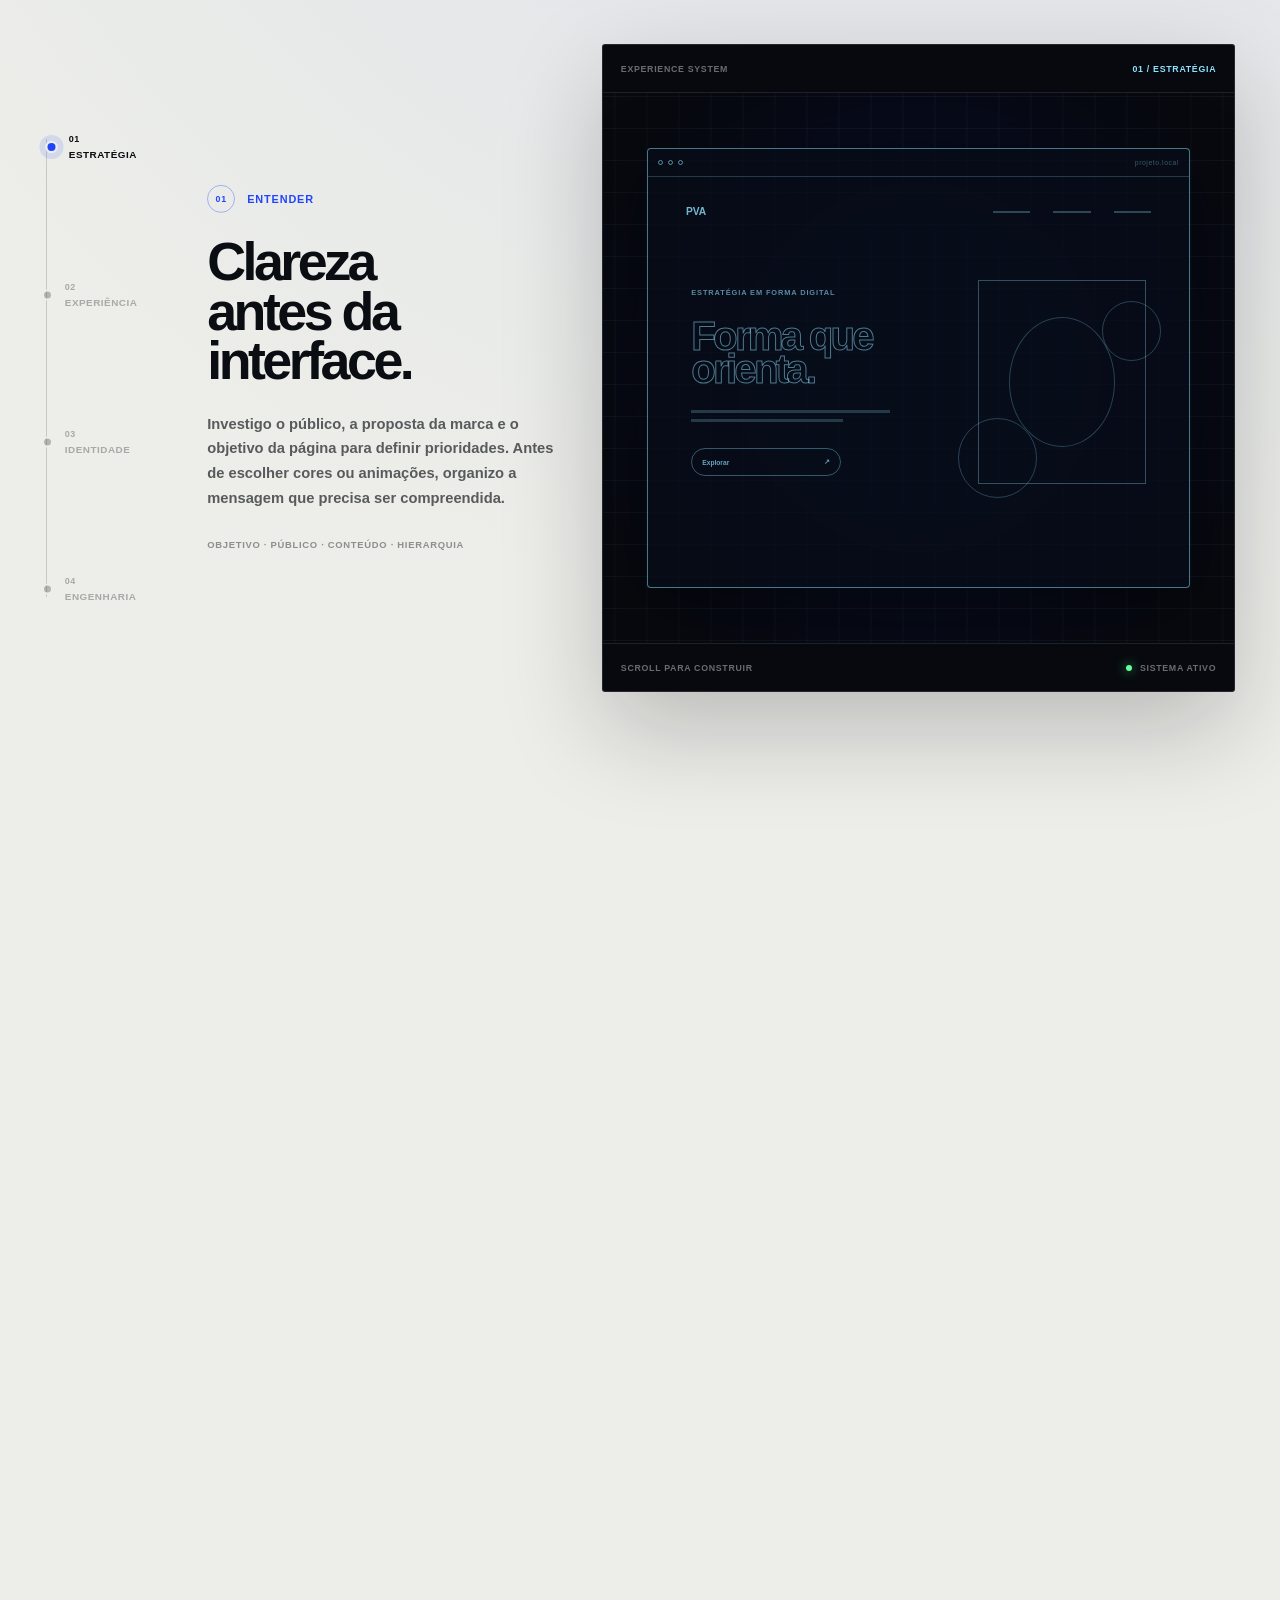
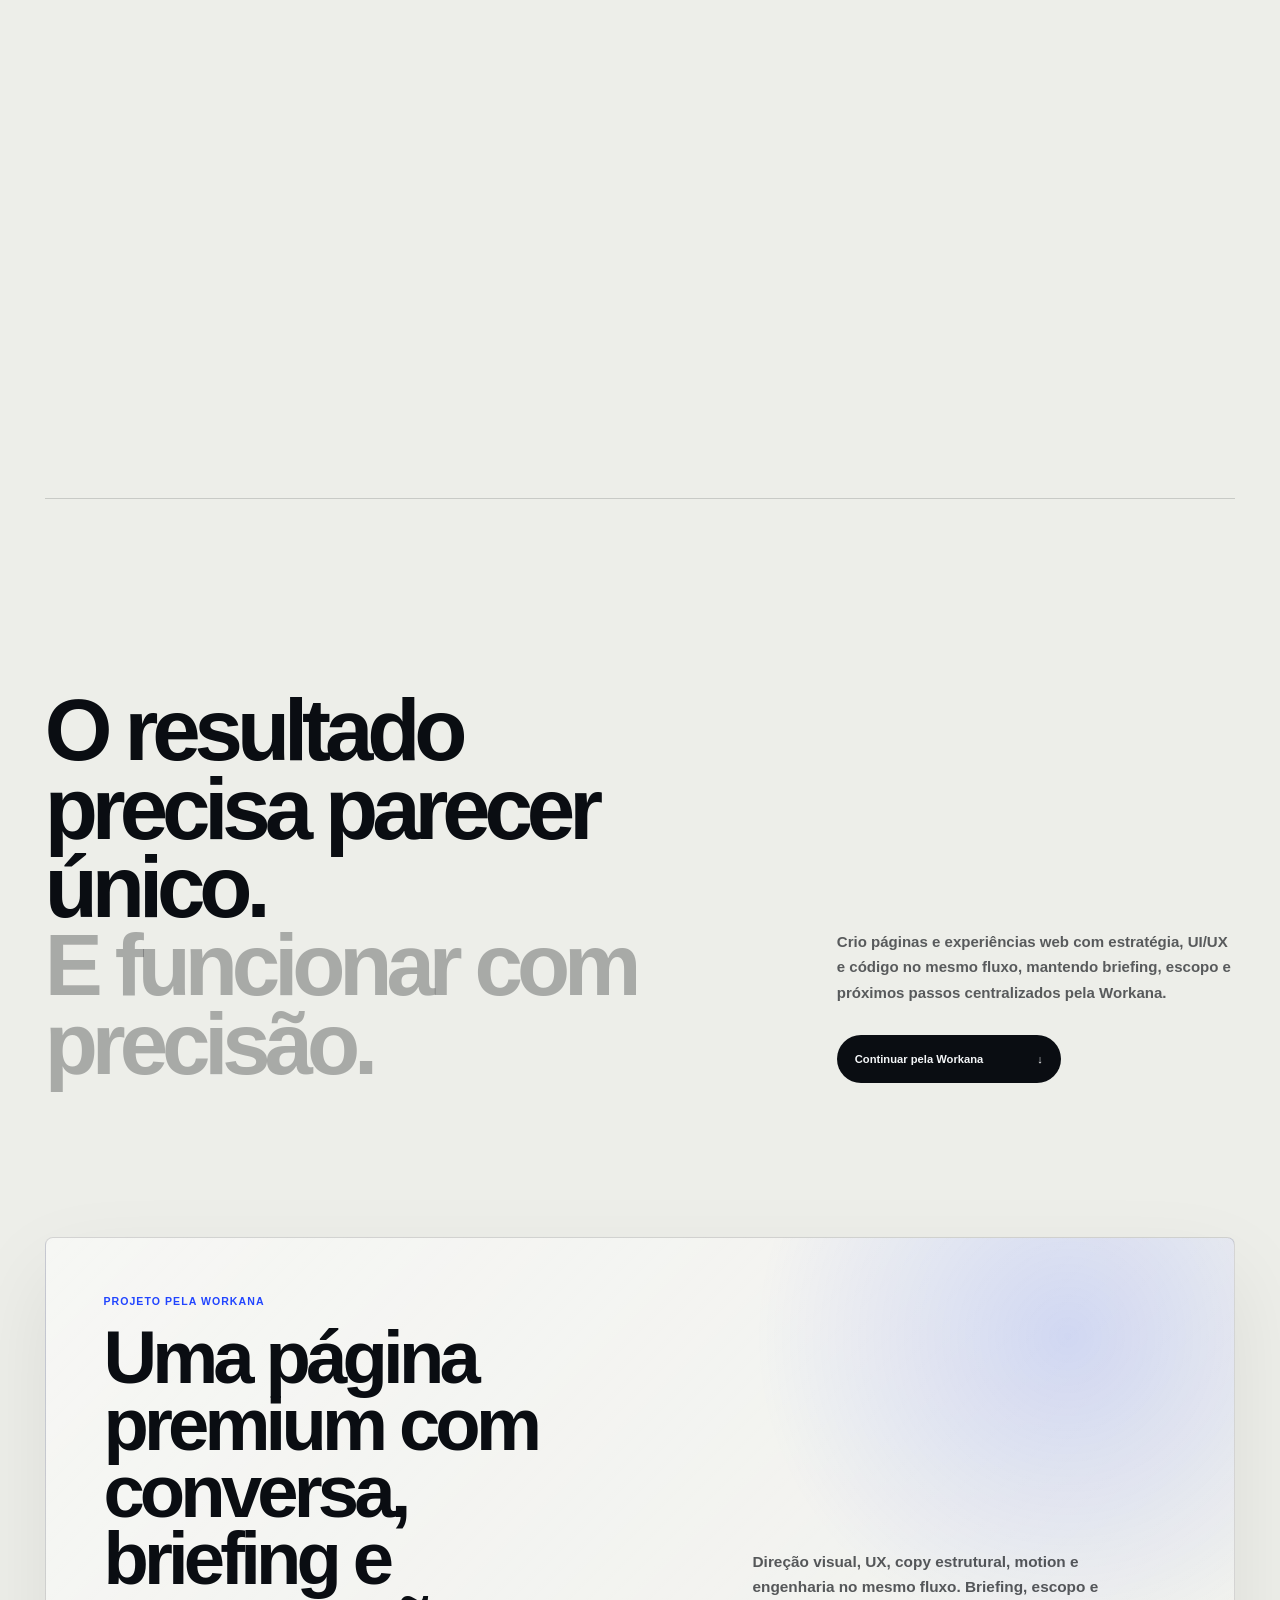
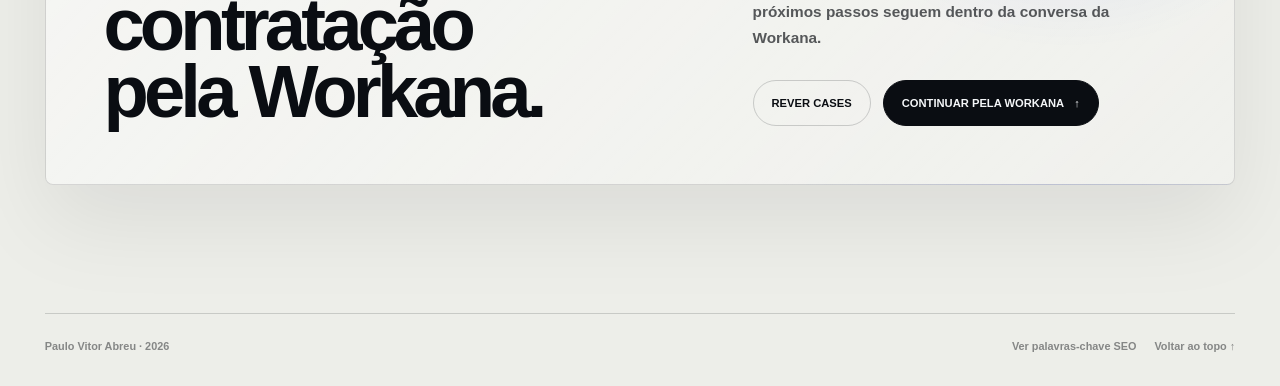
<file: workana/index.html>
<!doctype html>
<html lang="pt-BR">
  <head>
    <meta charset="UTF-8" />
    <meta name="viewport" content="width=device-width, initial-scale=1.0" />
    <meta
      name="description"
      content="Portfólio de landing pages e desenvolvimento fullstack para contratação pela Workana, com conversa e próximos passos centralizados na plataforma."
    />
    <meta name="author" content="Paulo Vitor Abreu" />
    <meta name="robots" content="noindex, nofollow, max-image-preview:large" />
    <meta name="theme-color" content="#020306" />
    <meta property="og:title" content="Paulo Vitor Abreu | Landing pages para Workana" />
    <meta
      property="og:description"
      content="Versão de portfólio para propostas na Workana, com cases, método e contratação centralizada pela plataforma."
    />
    <meta property="og:locale" content="pt_BR" />
    <meta property="og:type" content="website" />
    <meta name="twitter:card" content="summary_large_image" />
    <title>Paulo Vitor Abreu | Workana</title>
    <link rel="icon" href="favicon.svg" type="image/svg+xml" />
    <link rel="preload" href="assets/dot-grid-landscape.png" as="image" />
    <link
      rel="preload"
      href="assets/paulo-profile-hero-cutout.png"
      as="image"
      fetchpriority="high"
    />
    <script type="application/ld+json">
      {
        "@context": "https://schema.org",
        "@type": "Service",
        "name": "Landing pages premium e desenvolvimento fullstack",
        "serviceType": "Landing pages, UI/UX, SEO técnico e engenharia web",
        "areaServed": {
          "@type": "Country",
          "name": "Brasil"
        },
        "provider": {
          "@type": "Person",
          "name": "Paulo Vitor Abreu",
          "jobTitle": "Desenvolvedor Fullstack"
        },
        "url": "https://pauloabreu.com/workana/"
      }
    </script>
    <link rel="stylesheet" href="styles.css" />
  </head>
  <body>
    <main class="page">
      <section class="hero" id="top" aria-label="Apresentação de Paulo Vitor">
        <div class="hero__stage">
          <header class="hero__header" aria-label="Identidade">
            <a class="brand" href="#top" aria-label="Paulo Vitor Abreu">PVA</a>
            <nav class="hero__nav" aria-label="Navegação principal">
              <a href="#work">Projetos</a>
              <a href="#about">Método</a>
              <a
                href="#workana-contato"
              >
                Workana
              </a>
            </nav>
          </header>

          <div class="hero__content">
            <div class="hero__headline">
              <p class="hero__eyebrow">Fullstack para projetos via Workana</p>
              <h1 class="hero__title" aria-label="Design que atrai. Código que converte.">
                <span class="hero__title-line">
                  <span class="hero__handwrite hero__handwrite--design" aria-hidden="true">
                    <svg viewBox="0 0 330 120" focusable="false">
                      <g class="hero__handwrite-sketch">
                        <text class="hero__sketch-letter hero__sketch-letter--d" x="0" y="88">D</text>
                        <text class="hero__sketch-letter hero__sketch-letter--e" x="72" y="88">e</text>
                        <text class="hero__sketch-letter hero__sketch-letter--s" x="126" y="88">s</text>
                        <text class="hero__sketch-letter hero__sketch-letter--i" x="176" y="88">i</text>
                        <text class="hero__sketch-letter hero__sketch-letter--g" x="204" y="88">g</text>
                        <text class="hero__sketch-letter hero__sketch-letter--n" x="264" y="88">n</text>
                      </g>
                      <text class="hero__handwrite-text" x="0" y="88">Design</text>
                    </svg>
                  </span>
                  <span class="hero__title-rest hero__title-rest--que">que</span>
                </span>
                <span class="hero__title-line">
                  <span class="hero__title-rest hero__title-rest--atrai">atrai.</span>
                  <span
                    class="hero__scramble-word hero__scramble-word--code"
                    data-scramble-word
                    data-target="C&oacute;digo"
                    aria-label="Código"
                  >
                    <span class="hero__scramble-char">C</span>
                    <span class="hero__scramble-char">&oacute;</span>
                    <span class="hero__scramble-char">d</span>
                    <span class="hero__scramble-char">i</span>
                    <span class="hero__scramble-char">g</span>
                    <span class="hero__scramble-char">o</span>
                  </span>
                </span>
                <span class="hero__title-line">
                  <span class="hero__title-rest hero__title-rest--converte">que converte.</span>
                </span>
              </h1>
            </div>

            <div class="hero__lead-group">
              <p class="hero__lead">
                Sou Paulo Vitor, desenvolvedor fullstack. Crio landing pages, interfaces e sistemas web com direção visual, performance e estrutura técnica para projetos contratados pela Workana.
              </p>
            </div>

            <div class="hero__actions" aria-label="Ações principais">
              <a
                class="hero__button"
                href="#workana-contato"
                aria-label="Continuar conversa pela Workana"
              >
                Conversar pela Workana
              </a>
              <a class="hero__link" href="#about">Conhecer meu método</a>
            </div>

            <dl class="hero__proof" aria-label="Provas rápidas">
              <div>
                <dt>7</dt>
                <dd>cases selecionados</dd>
              </div>
              <div>
                <dt>3-10d</dt>
                <dd>sprints de landing page</dd>
              </div>
              <div>
                <dt>UI + code</dt>
                <dd>do conceito ao deploy</dd>
              </div>
            </dl>
          </div>

          <div class="hero__visual" aria-hidden="true">
            <span class="hero__orb hero__orb--main"></span>
            <span class="hero__orb hero__orb--top"></span>
            <span class="hero__orb hero__orb--right"></span>
            <span class="hero__orb hero__orb--bottom"></span>
            <span class="hero__stamp">Web Design * Fullstack *</span>
            <figure class="hero__portrait">
              <img
                src="assets/paulo-profile-hero-cutout.png"
                width="896"
                height="1190"
                alt=""
                fetchpriority="high"
                decoding="async"
              />
            </figure>
          </div>

          <ul class="hero__services" aria-label="Servicos">
            <li>Landing pages</li>
            <li>UI/UX</li>
            <li>Front-end</li>
            <li>Back-end</li>
          </ul>
        </div>
      </section>

      <section
        id="work"
        class="project-reveal portfolio"
        data-project-reveal
        data-portfolio
        aria-labelledby="portfolio-title"
      >
        <div class="portfolio__ambient" aria-hidden="true">
          <div class="portfolio__ambient-sticky">
            <canvas
              class="portfolio__ambient-canvas"
              data-ambient-canvas
              width="32"
              height="18"
            ></canvas>
            <span class="portfolio__ambient-glow"></span>
          </div>
        </div>

        <div class="portfolio__shell" id="portfolio" data-project-grid-reveal>
          <header class="portfolio__intro">
            <div>
              <p class="portfolio__eyebrow">Portfólio / Seleção 2026</p>
              <h2 id="portfolio-title">O trabalho fala<br />em movimento.</h2>
            </div>
            <p class="portfolio__lead">
              Landing pages e experiências digitais construídas do conceito ao código.
              Explore cada interface em movimento.
            </p>
          </header>

          <div class="portfolio__grid">
            <article
              class="portfolio-card portfolio-card--amadora portfolio-card--feature"
              data-project-card
              data-project-id="amadora"
              data-ambient-primary="217, 177, 100"
              data-ambient-secondary="7, 54, 43"
            >
              <a
                class="portfolio-card__link"
                href="#work"
                aria-label="Abrir preview interno da landing page Amadora"
              >
                <span class="portfolio-card__media">
                  <img
                    class="portfolio-card__poster"
                    src="assets/previews/amadora.webp"
                    width="1600"
                    height="900"
                    loading="lazy"
                    decoding="async"
                    alt="Hero da landing page Amadora"
                  />
                  <video class="portfolio-card__video" muted loop playsinline preload="none" data-project-video aria-hidden="true">
                    <source data-src="assets/previews/amadora.mp4" type="video/mp4" />
                  </video>
                  <span class="portfolio-card__shade" aria-hidden="true"></span>
                  <span class="portfolio-card__motion" aria-hidden="true">
                    <span class="portfolio-card__play"></span>
                    Em movimento
                  </span>
                </span>
                <span class="portfolio-card__meta">
                  <span><small>01 · Alexandre Veríssimo</small><strong>Amadora</strong></span>
                  <span class="portfolio-card__arrow" aria-hidden="true">↗</span>
                </span>
              </a>
            </article>

            <article
              class="portfolio-card portfolio-card--alexandre"
              data-project-card
              data-project-id="alexandre"
              data-ambient-primary="226, 184, 101"
              data-ambient-secondary="52, 35, 16"
            >
              <a
                class="portfolio-card__link"
                href="#work"
                aria-label="Abrir preview interno da landing page principal de Alexandre Veríssimo"
              >
                <span class="portfolio-card__media">
                  <img class="portfolio-card__poster" src="assets/previews/alexandre.webp" width="1400" height="794" loading="lazy" decoding="async" alt="Hero da landing page de Alexandre Veríssimo" />
                  <video class="portfolio-card__video" muted loop playsinline preload="none" data-project-video aria-hidden="true"><source data-src="assets/previews/alexandre.mp4" type="video/mp4" /></video>
                  <span class="portfolio-card__shade" aria-hidden="true"></span>
                  <span class="portfolio-card__motion" aria-hidden="true"><span class="portfolio-card__play"></span>Em movimento</span>
                </span>
                <span class="portfolio-card__meta"><span><small>02 · Alexandre Veríssimo</small><strong>Consultoria imobiliária</strong></span><span class="portfolio-card__arrow" aria-hidden="true">↗</span></span>
              </a>
            </article>

            <article
              class="portfolio-card portfolio-card--nemesius"
              data-project-card
              data-project-id="nemesius"
              data-ambient-primary="204, 184, 112"
              data-ambient-secondary="45, 57, 70"
            >
              <a class="portfolio-card__link" href="#work" aria-label="Abrir preview interno da landing page Nemesius 28">
                <span class="portfolio-card__media">
                  <img class="portfolio-card__poster" src="assets/previews/nemesius.webp" width="1400" height="794" loading="lazy" decoding="async" alt="Hero da landing page Nemesius 28" />
                  <video class="portfolio-card__video" muted loop playsinline preload="none" data-project-video aria-hidden="true"><source data-src="assets/previews/nemesius.mp4" type="video/mp4" /></video>
                  <span class="portfolio-card__shade" aria-hidden="true"></span>
                  <span class="portfolio-card__motion" aria-hidden="true"><span class="portfolio-card__play"></span>Em movimento</span>
                </span>
                <span class="portfolio-card__meta"><span><small>03 · Alexandre Veríssimo</small><strong>Nemesius’ 28</strong></span><span class="portfolio-card__arrow" aria-hidden="true">↗</span></span>
              </a>
            </article>

            <article
              class="portfolio-card portfolio-card--ferreiras"
              data-project-card
              data-project-id="ferreiras"
              data-ambient-primary="221, 119, 66"
              data-ambient-secondary="23, 113, 138"
            >
              <a class="portfolio-card__link" href="#work" aria-label="Abrir preview interno da landing page Ferreiras 24">
                <span class="portfolio-card__media">
                  <img class="portfolio-card__poster" src="assets/previews/ferreiras.webp" width="1400" height="794" loading="lazy" decoding="async" alt="Hero da landing page Ferreiras 24" />
                  <video class="portfolio-card__video" muted loop playsinline preload="none" data-project-video aria-hidden="true"><source data-src="assets/previews/ferreiras.mp4" type="video/mp4" /></video>
                  <span class="portfolio-card__shade" aria-hidden="true"></span>
                  <span class="portfolio-card__motion" aria-hidden="true"><span class="portfolio-card__play"></span>Em movimento</span>
                </span>
                <span class="portfolio-card__meta"><span><small>04 · Alexandre Veríssimo</small><strong>Ferreiras’ 24</strong></span><span class="portfolio-card__arrow" aria-hidden="true">↗</span></span>
              </a>
            </article>

            <article
              class="portfolio-card portfolio-card--sergius"
              data-project-card
              data-project-id="sergius"
              data-ambient-primary="128, 187, 174"
              data-ambient-secondary="20, 48, 51"
            >
              <a class="portfolio-card__link" href="#work" aria-label="Abrir preview interno da landing page Sergius V">
                <span class="portfolio-card__media">
                  <img class="portfolio-card__poster" src="assets/previews/sergius.webp" width="1400" height="794" loading="lazy" decoding="async" alt="Hero da landing page Sergius V" />
                  <video class="portfolio-card__video" muted loop playsinline preload="none" data-project-video aria-hidden="true"><source data-src="assets/previews/sergius.mp4" type="video/mp4" /></video>
                  <span class="portfolio-card__shade" aria-hidden="true"></span>
                  <span class="portfolio-card__motion" aria-hidden="true"><span class="portfolio-card__play"></span>Em movimento</span>
                </span>
                <span class="portfolio-card__meta"><span><small>05 · Alexandre Veríssimo</small><strong>Sergiu’s V</strong></span><span class="portfolio-card__arrow" aria-hidden="true">↗</span></span>
              </a>
            </article>

            <article
              class="portfolio-card portfolio-card--naval portfolio-card--wide"
              data-project-card
              data-project-id="navalbrands"
              data-ambient-primary="21, 205, 59"
              data-ambient-secondary="74, 74, 246"
            >
              <a class="portfolio-card__link" href="#work" aria-label="Abrir preview interno do site da Naval Brands">
                <span class="portfolio-card__media">
                  <img class="portfolio-card__poster" src="assets/previews/navalbrands.webp" width="1400" height="794" loading="lazy" decoding="async" alt="Hero do site da Naval Brands" />
                  <video class="portfolio-card__video" muted loop playsinline preload="none" data-project-video aria-hidden="true"><source data-src="assets/previews/navalbrands.mp4" type="video/mp4" /></video>
                  <span class="portfolio-card__shade" aria-hidden="true"></span>
                  <span class="portfolio-card__motion" aria-hidden="true"><span class="portfolio-card__play"></span>Em movimento</span>
                </span>
                <span class="portfolio-card__meta"><span><small>06 · Engenharia web</small><strong>Naval Brands</strong></span><span class="portfolio-card__arrow" aria-hidden="true">↗</span></span>
              </a>
            </article>

            <article
              class="portfolio-card portfolio-card--ml"
              data-project-card
              data-project-id="ml"
              data-ambient-primary="229, 0, 113"
              data-ambient-secondary="54, 204, 207"
              tabindex="0"
              aria-label="Preview do projeto ML Sistemas de Impressão"
            >
              <div class="portfolio-card__link" role="button" aria-label="Abrir detalhes do projeto ML Sistemas">
                <span class="portfolio-card__media">
                  <img class="portfolio-card__poster" src="assets/previews/ml.webp" width="1400" height="794" loading="lazy" decoding="async" alt="Hero do site ML Sistemas de Impressão" />
                  <video class="portfolio-card__video" muted loop playsinline preload="none" data-project-video aria-hidden="true"><source data-src="assets/previews/ml.mp4" type="video/mp4" /></video>
                  <span class="portfolio-card__shade" aria-hidden="true"></span>
                  <span class="portfolio-card__motion" aria-hidden="true"><span class="portfolio-card__play"></span>Em movimento</span>
                </span>
                <span class="portfolio-card__meta"><span><small>07 · Landing page</small><strong>ML Sistemas</strong></span></span>
              </div>
            </article>
          </div>

          <p class="portfolio__hint">
            <span aria-hidden="true"></span>
            Imagem em repouso. Vídeo ao aproximar, focar ou passar o cursor.
          </p>
          <section
            class="portfolio-detail"
            data-project-detail
            aria-live="polite"
            aria-labelledby="project-detail-title"
            tabindex="-1"
            hidden
          >
            <div class="portfolio-detail__media-panel">
              <div class="portfolio-detail__screen">
                <video
                  class="portfolio-detail__video"
                  data-project-detail-video
                  muted
                  loop
                  playsinline
                  controls
                ></video>
                <span class="portfolio-detail__scanline" aria-hidden="true"></span>
                <div class="portfolio-detail__caption">
                  <span data-project-detail-number>01</span>
                  <p>Vídeo expandido do projeto</p>
                </div>
              </div>
            </div>

            <div class="portfolio-detail__content">
              <button class="portfolio-detail__close" type="button" data-project-detail-close>
                Fechar
              </button>
              <p class="portfolio-detail__eyebrow" data-project-detail-eyebrow>Case aberto</p>
              <h3 class="portfolio-detail__title" id="project-detail-title" data-project-detail-title>
                Projeto
              </h3>
              <p class="portfolio-detail__summary" data-project-detail-summary></p>

              <div class="portfolio-detail__meta-grid">
                <div>
                  <span>Preparo</span>
                  <strong data-project-detail-time></strong>
                </div>
                <div>
                  <span>Base analisada</span>
                  <strong data-project-detail-source></strong>
                </div>
              </div>

              <div class="portfolio-detail__thinking">
                <h4>O que foi feito e pensado</h4>
                <ul data-project-detail-thinking></ul>
              </div>

              <div class="portfolio-detail__tags" aria-label="Competências aplicadas" data-project-detail-tags></div>

              <a
                class="portfolio-detail__visit"
                data-project-detail-visit
                href="#work"
              >
                Visitar página
                <span aria-hidden="true">↗</span>
              </a>
            </div>
          </section>
        </div>
      </section>

      <section
        class="method"
        id="about"
        data-method
        data-method-active="0"
        aria-labelledby="method-title"
      >
        <header class="method__intro">
          <p class="method__eyebrow">Como eu construo / 04 camadas</p>
          <h2
            id="method-title"
            aria-label="Uma página única não nasce de um efeito. Nasce de decisões bem tomadas."
          >
            <span class="method__title-primary" data-method-title-primary>
              Uma página única não nasce de um efeito.
            </span>
            <span class="method__title-secondary" data-method-title-secondary>
              Nasce de decisões bem tomadas.
            </span>
          </h2>
          <p class="method__lead">
            Uno estratégia, UI/UX e desenvolvimento para criar páginas bonitas,
            intuitivas e tecnicamente sólidas. Cada escolha precisa orientar o
            usuário, fortalecer a marca e contribuir para o objetivo do projeto.
          </p>
        </header>

        <div class="method__experience" data-method-experience>
          <div class="method__sticky">
            <nav class="method__rail" aria-label="Etapas do processo">
              <span class="method__rail-line" aria-hidden="true">
                <span data-method-progress></span>
              </span>
              <button type="button" data-method-jump="0" aria-current="step">
                <span>01</span> Estratégia
              </button>
              <button type="button" data-method-jump="1">
                <span>02</span> Experiência
              </button>
              <button type="button" data-method-jump="2">
                <span>03</span> Identidade
              </button>
              <button type="button" data-method-jump="3">
                <span>04</span> Engenharia
              </button>
            </nav>

            <div class="method__copy">
              <article class="method__step is-active" data-method-step="0">
                <p class="method__step-index"><span>01</span> Entender</p>
                <h3>Clareza antes da interface.</h3>
                <p>
                  Investigo o público, a proposta da marca e o objetivo da página
                  para definir prioridades. Antes de escolher cores ou animações,
                  organizo a mensagem que precisa ser compreendida.
                </p>
                <small>Objetivo · público · conteúdo · hierarquia</small>
              </article>

              <article class="method__step" data-method-step="1">
                <p class="method__step-index"><span>02</span> Orientar</p>
                <h3>Uma experiência que conduz.</h3>
                <p>
                  Transformo conteúdo em hierarquia, fluxos e interações que levam
                  o visitante naturalmente à próxima ação. UX é remover dúvidas e
                  tornar cada escolha simples de entender.
                </p>
                <small>Arquitetura · fluxo · usabilidade · interação</small>
              </article>

              <article class="method__step" data-method-step="2">
                <p class="method__step-index"><span>03</span> Marcar</p>
                <h3>Identidade que não parece pronta.</h3>
                <p>
                  Tipografia, composição, cor e movimento formam um sistema visual
                  coerente com a marca. A animação não decora: ela responde ao
                  usuário, reforça a narrativa e torna a experiência memorável.
                </p>
                <small>Direção visual · UI · motion · design system</small>
              </article>

              <article class="method__step" data-method-step="3">
                <p class="method__step-index"><span>04</span> Sustentar</p>
                <h3>Engenharia que faz tudo durar.</h3>
                <p>
                  Desenvolvo interfaces responsivas e acessíveis, com HTML
                  semântico, SEO técnico e carregamento eficiente pensados desde o
                  início — não como correções feitas depois do design.
                </p>
                <small>Responsividade · acessibilidade · SEO · performance</small>
              </article>
            </div>

            <div class="method__visual" data-method-visual aria-hidden="true">
              <div class="method__visual-head">
                <span>Experience system</span>
                <span data-method-status>01 / Estratégia</span>
              </div>

              <div class="method__viewport">
                <span class="method__grid"></span>
                <span class="method__glow"></span>

                <div class="method__browser">
                  <div class="method__browser-bar">
                    <span></span><span></span><span></span>
                    <small>projeto.local</small>
                  </div>
                  <div class="method__screen">
                    <div class="method__screen-nav">
                      <b>PVA</b><i></i><i></i><i></i>
                    </div>
                    <div class="method__screen-copy">
                      <span>ESTRATÉGIA EM FORMA DIGITAL</span>
                      <strong>Forma que<br />orienta.</strong>
                      <p></p><p></p>
                      <button type="button" tabindex="-1">Explorar <b>↗</b></button>
                    </div>
                    <div class="method__screen-art">
                      <span></span><i></i><b></b>
                    </div>
                    <svg class="method__route" viewBox="0 0 680 400" preserveAspectRatio="none">
                      <path d="M106 102 C188 42 258 170 342 125 S490 108 548 222 S440 326 592 344" />
                    </svg>
                    <span class="method__route-point method__route-point--one">1</span>
                    <span class="method__route-point method__route-point--two">2</span>
                    <span class="method__route-point method__route-point--three">3</span>
                  </div>
                </div>

                <div class="method__phone">
                  <span></span>
                  <div><b>PVA</b><strong>Forma que<br />orienta.</strong><i></i></div>
                </div>

                <div class="method__code">
                  <span>&lt;main aria-label="Projeto"&gt;</span>
                  <span>&nbsp;&nbsp;&lt;h1&gt;Forma que orienta.&lt;/h1&gt;</span>
                  <span>&nbsp;&nbsp;&lt;a href="#projeto"&gt;Explorar&lt;/a&gt;</span>
                  <span>&lt;/main&gt;</span>
                </div>

                <div class="method__checks">
                  <span>HTML semântico</span>
                  <span>Layout responsivo</span>
                  <span>Metadados</span>
                  <span>Assets otimizados</span>
                </div>
              </div>

              <div class="method__visual-foot">
                <span>Scroll para construir</span>
                <span><i></i> Sistema ativo</span>
              </div>
            </div>
          </div>
        </div>

        <div class="method__closing">
          <p>O resultado precisa parecer único.<br /><span>E funcionar com precisão.</span></p>
          <div>
            <p>
              Crio páginas e experiências web com estratégia, UI/UX e código no mesmo fluxo, mantendo briefing, escopo e próximos passos centralizados pela Workana.
            </p>
            <a href="#workana-contato">Continuar pela Workana <span aria-hidden="true">↓</span></a>
          </div>
        </div>

        <section class="method__cta" id="workana-contato" aria-labelledby="final-cta-title">
          <div>
            <p>Projeto pela Workana</p>
            <h2 id="final-cta-title">Uma página premium com conversa, briefing e contratação pela Workana.</h2>
          </div>
          <div>
            <p>
              Direção visual, UX, copy estrutural, motion e engenharia no mesmo fluxo. Briefing, escopo e próximos passos seguem dentro da conversa da Workana.
            </p>
            <div class="method__cta-actions">
              <a href="#work">Rever cases</a>
              <a
                href="#top"
                aria-label="Voltar ao início após ver a versão Workana"
              >
                Continuar pela Workana <span aria-hidden="true">↑</span>
              </a>
            </div>
          </div>
        </section>

        <footer class="method__footer">
          <span>Paulo Vitor Abreu · 2026</span>
          <div class="method__footer-actions">
            <button
              class="method__seo-toggle"
              type="button"
              aria-expanded="false"
              aria-controls="footer-seo-panel"
              data-seo-toggle
            >
              Ver palavras-chave SEO
            </button>
            <a href="#top">Voltar ao topo ↑</a>
          </div>
        </footer>

        <section
          class="method__seo"
          id="footer-seo-panel"
          aria-label="Palavras-chave SEO da oferta"
          hidden
        >
          <p>
            landing, pages, premium, desenvolvimento, fullstack, webdesign, ui, ux, interfaces, responsivas, conversao, leads, vendas, trafego, pago, google, ads, campanhas, performance, velocidade, seo, tecnico, copywriting, branding, automacao, integracao, funil, captacao, otimizacao, acessibilidade, semantica, arquitetura, informacao, estrategia, digital, negocio, autoridade, marca, design, moderno, profissional, comercial, paginas, rapidas, mobile, first, sites, institucionais, portfolios, imobiliarias, servicos, produtos, digitais, lancamentos, anuncios, remarketing, criativos, conversoes, orcamento, clientes, qualificados, formularios, cta, hero, layout, experiencia, usuario, navegacao, escaneabilidade, responsividade, codificacao, frontend, backend, javascript, html, css, deploy, hospedagem, analytics, mensuracao, resultados, crescimento, online, ranqueamento, busca, organica, local, consultoria, diagnostico, wireframe, prototipo, identidade, visual, motion, microinteracoes, otimizada, escalavel, confianca, roi.
          </p>
        </section>
      </section>
    </main>

    <script src="script.js"></script>
  </body>
</html>
</file>
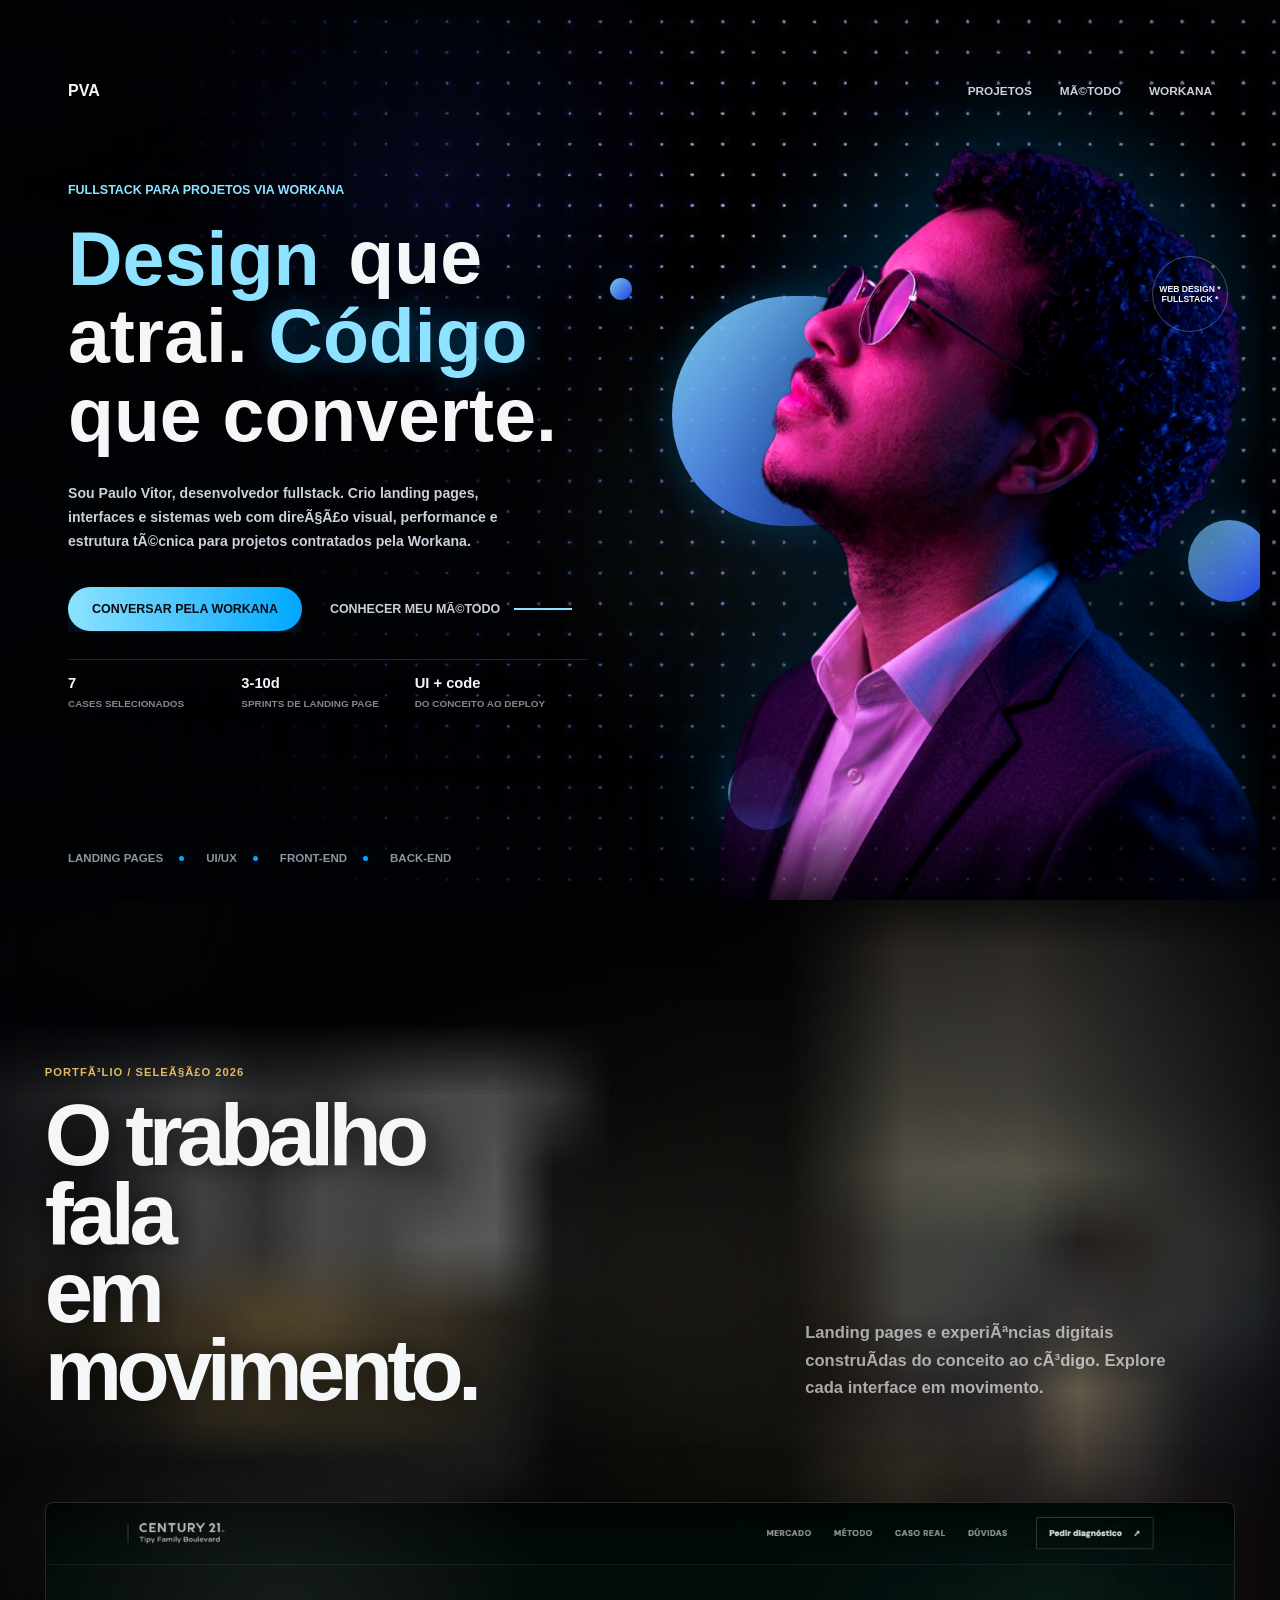
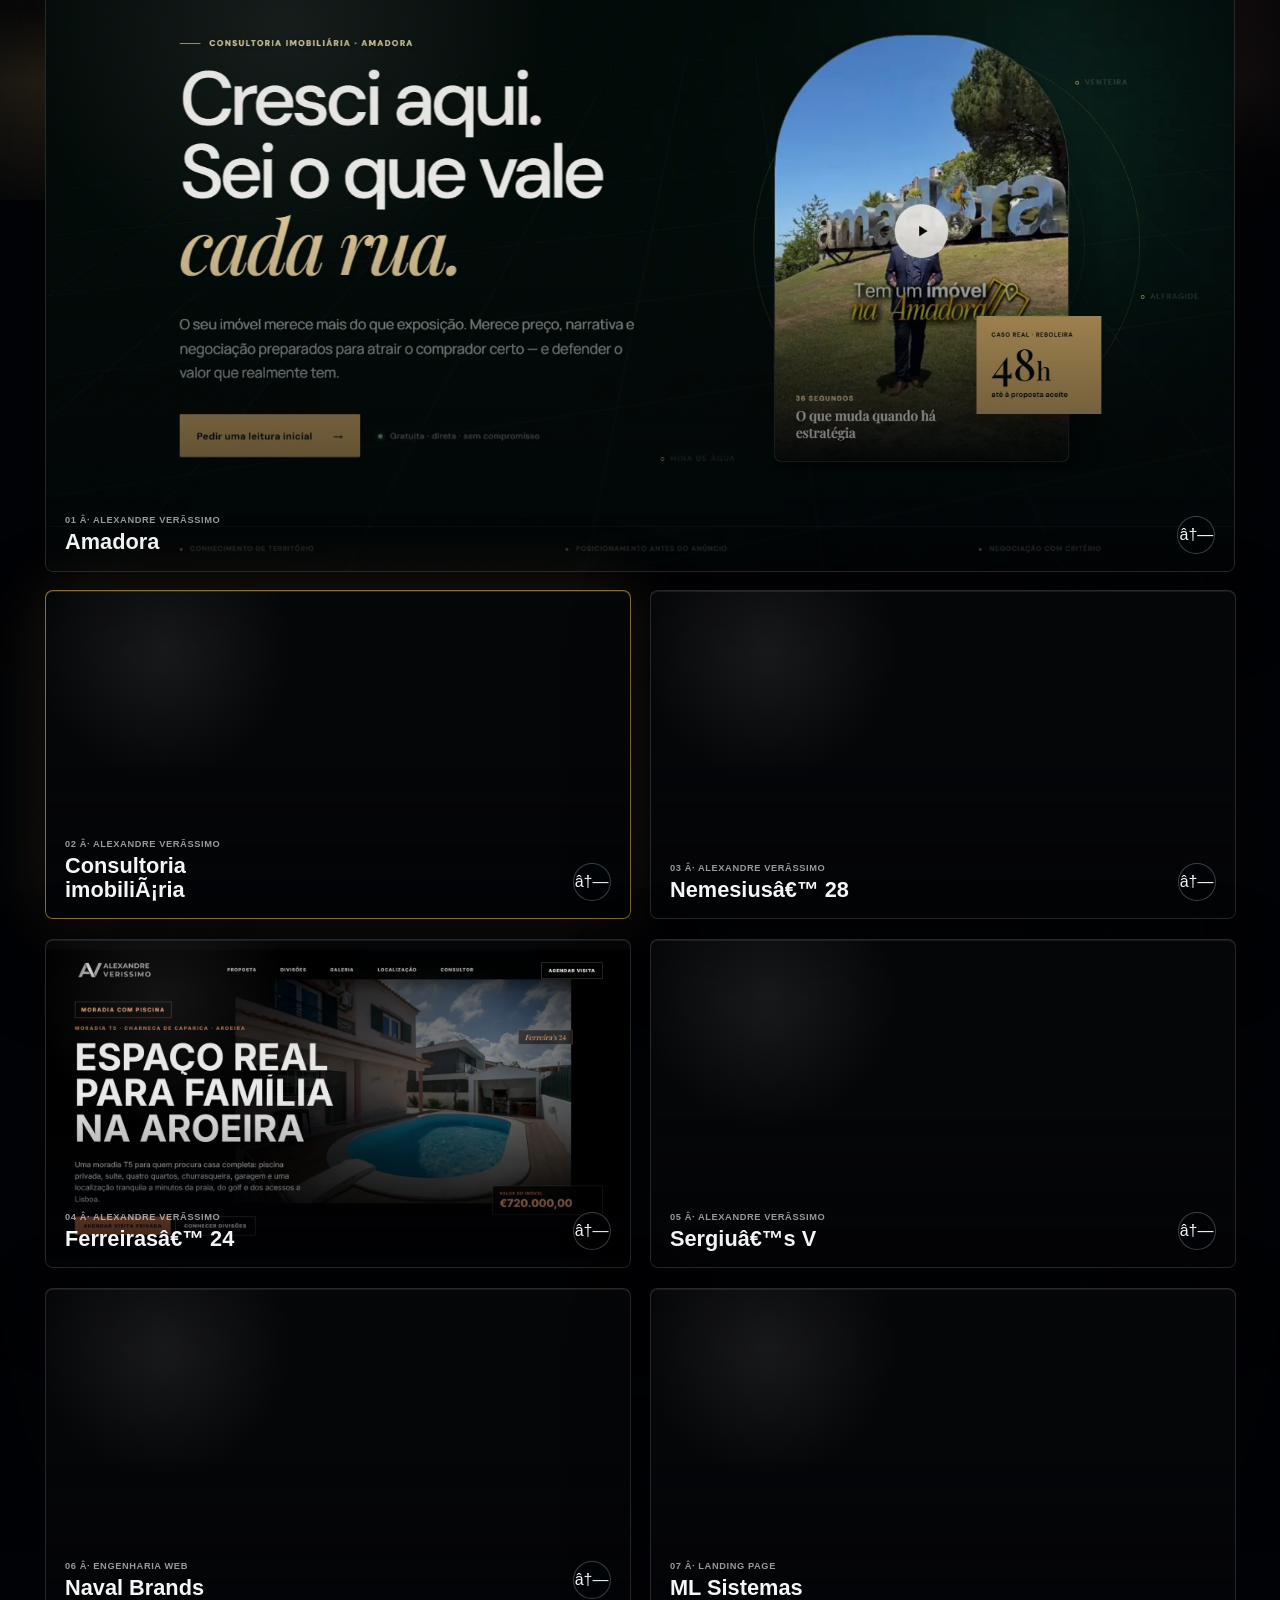
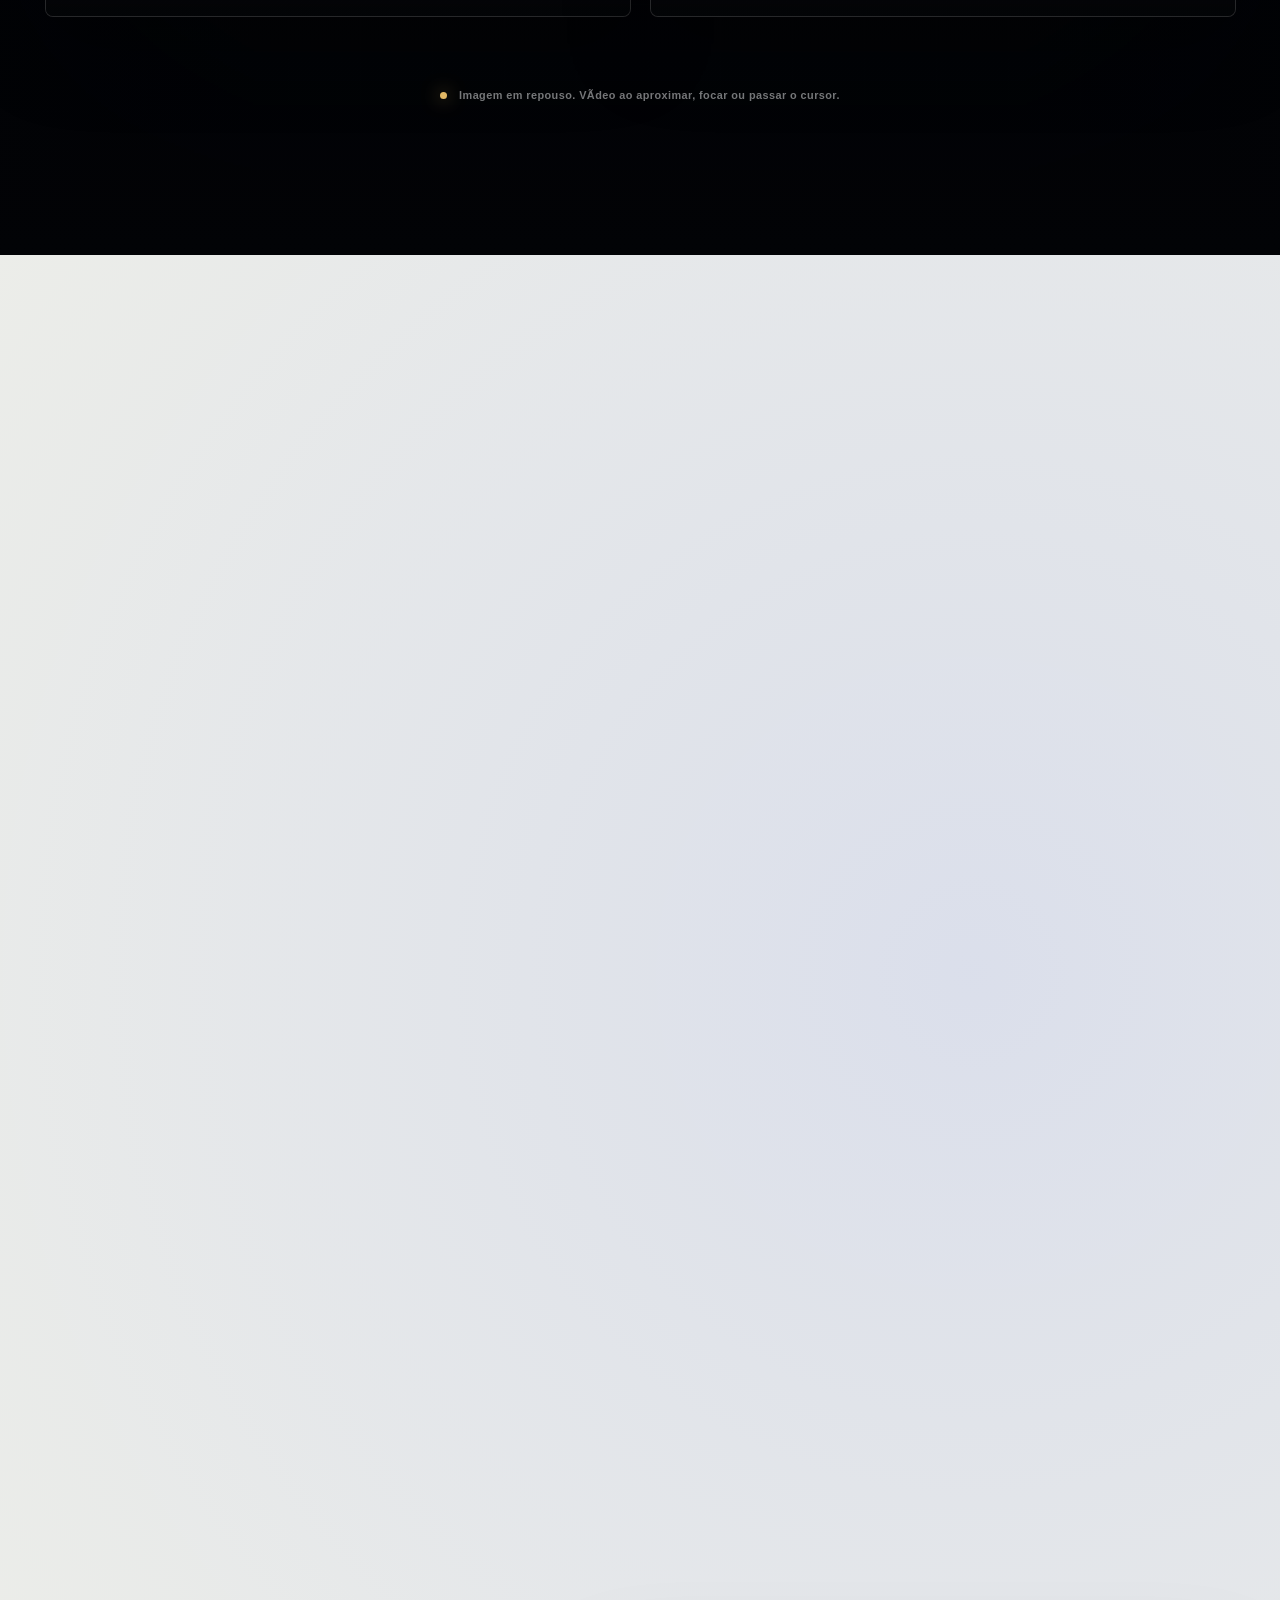
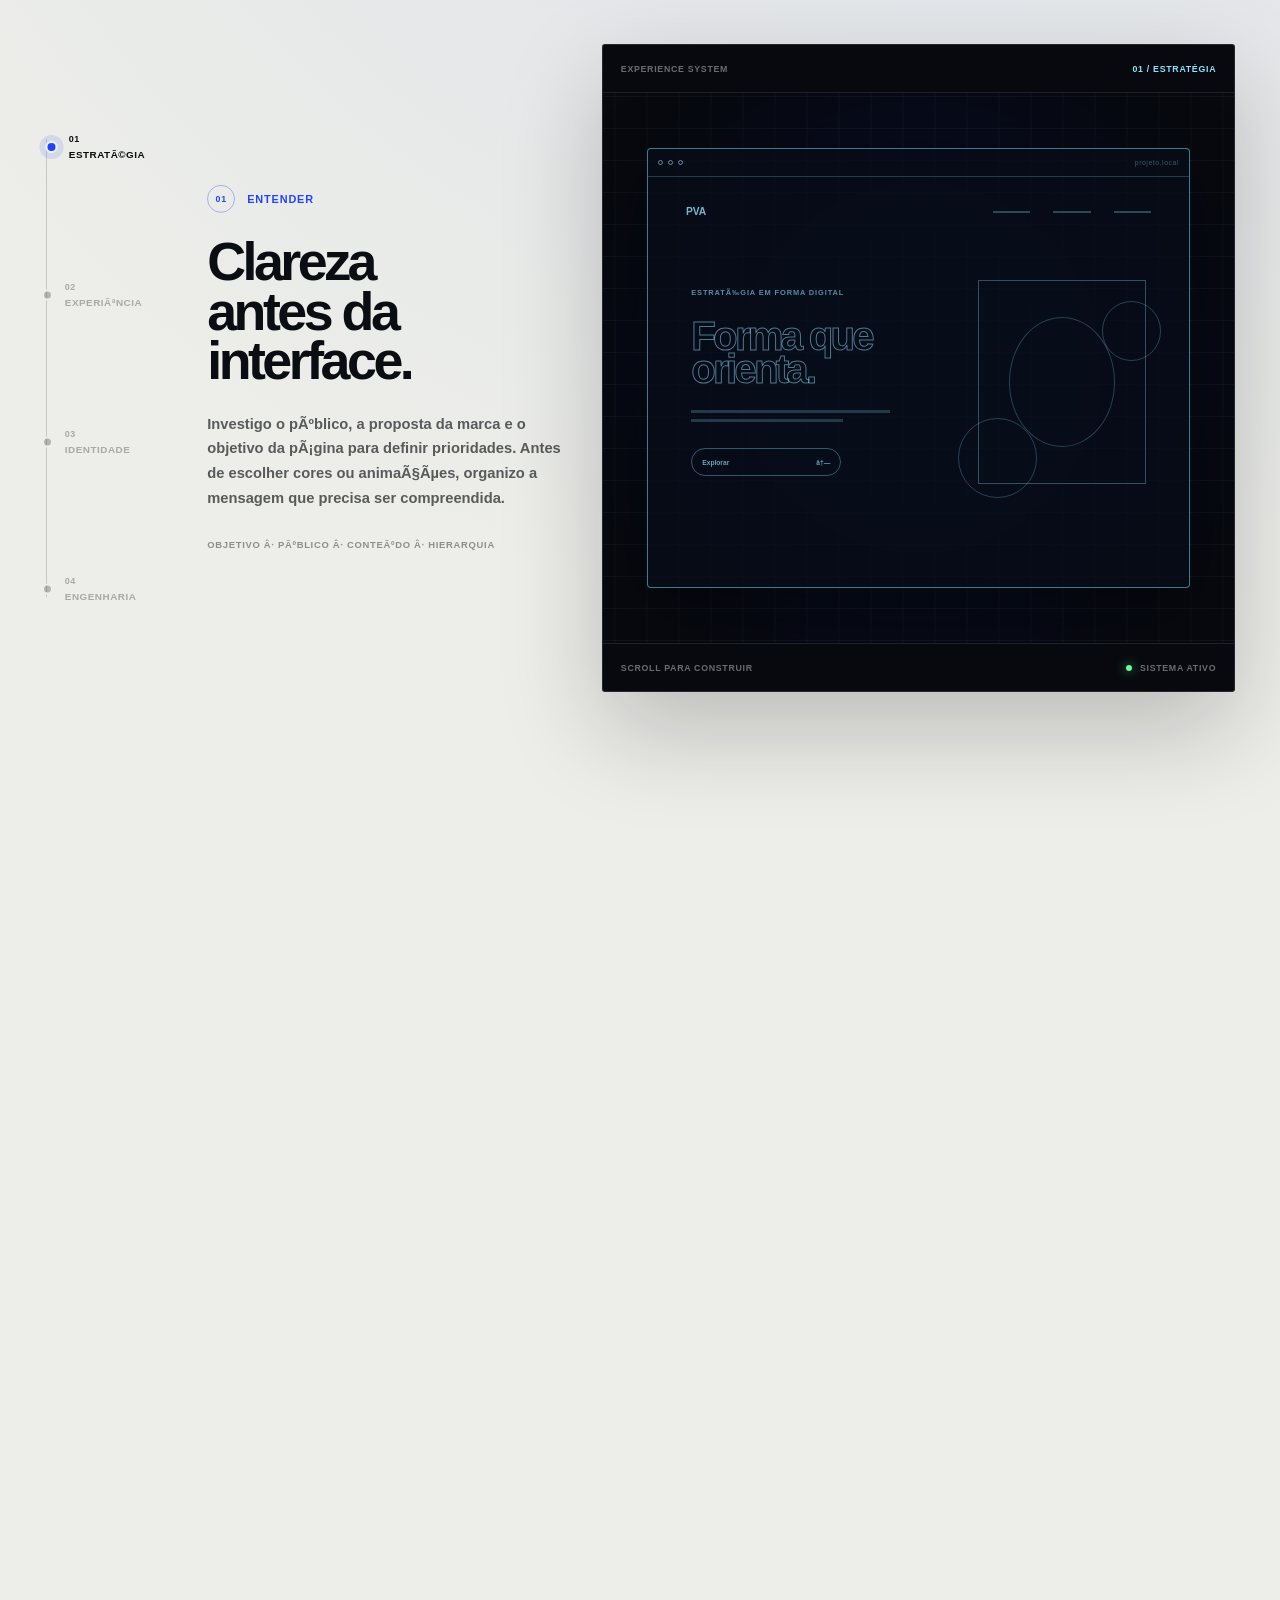
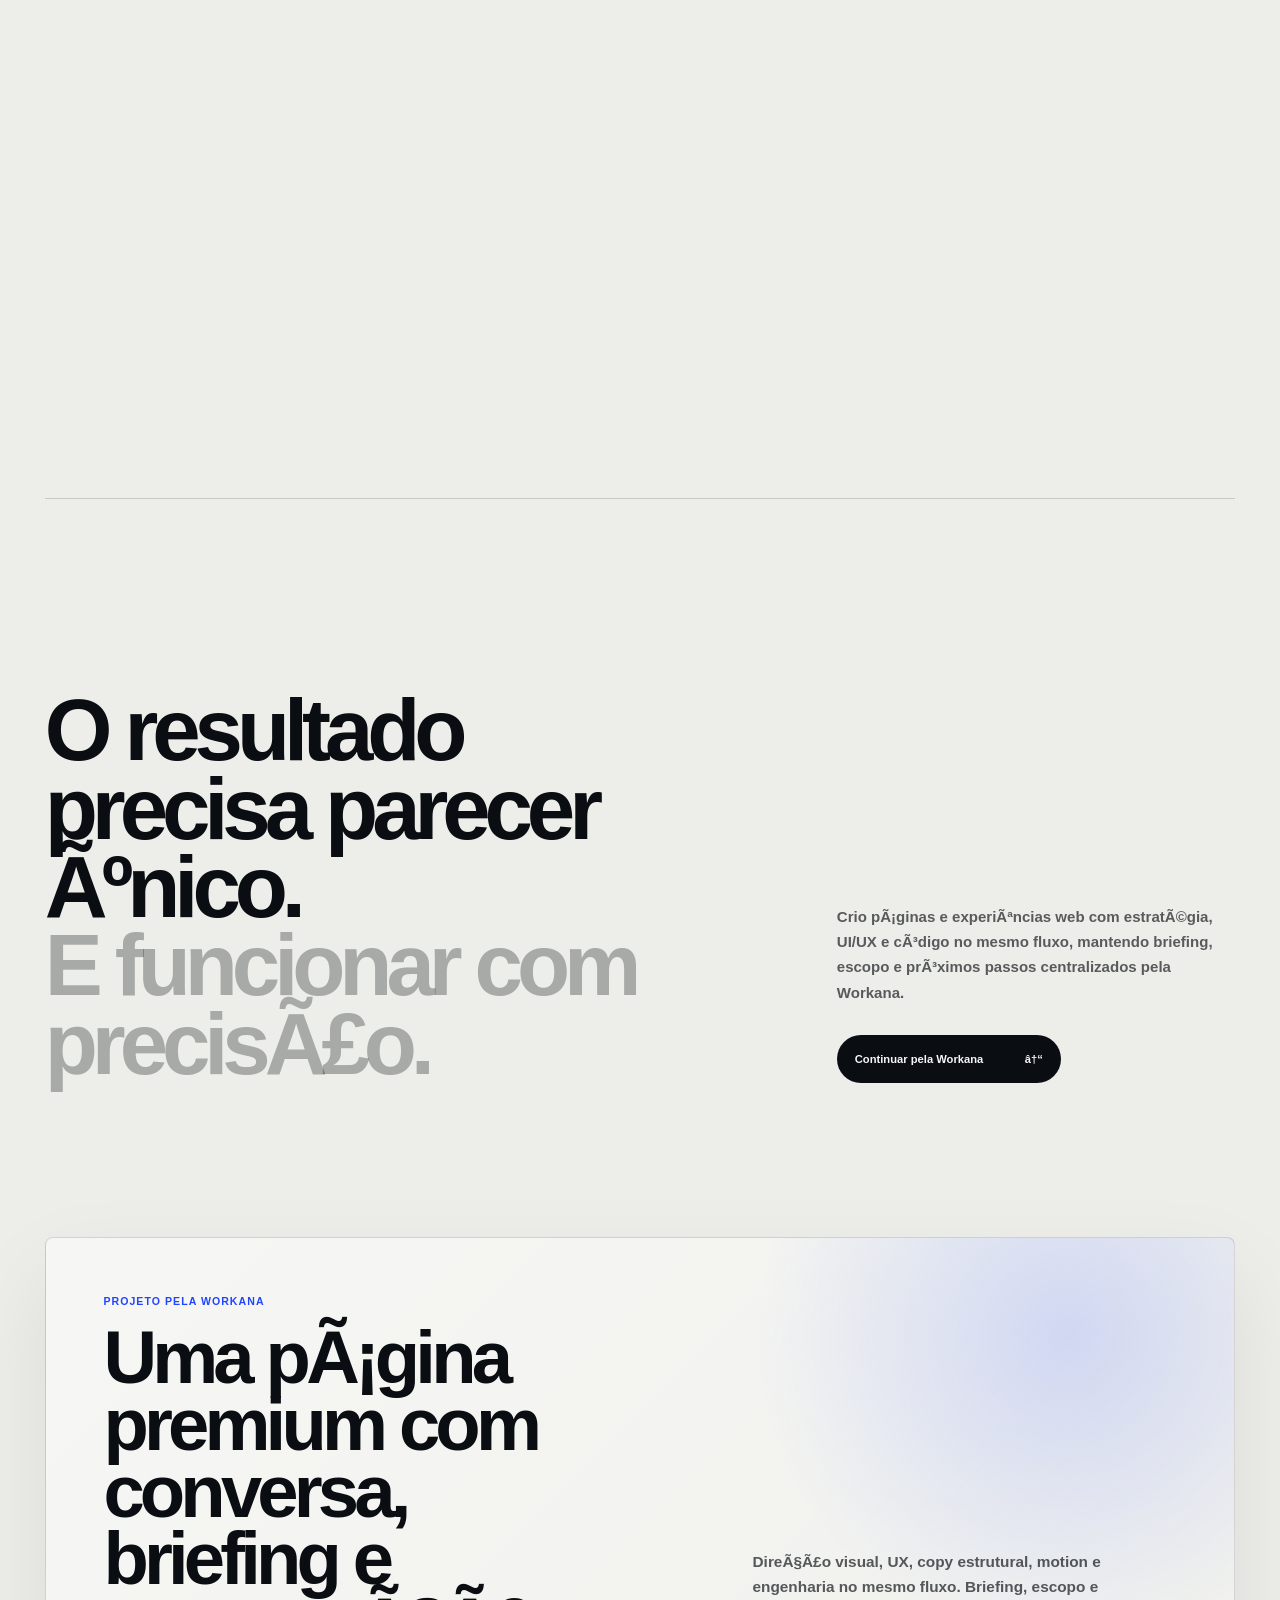
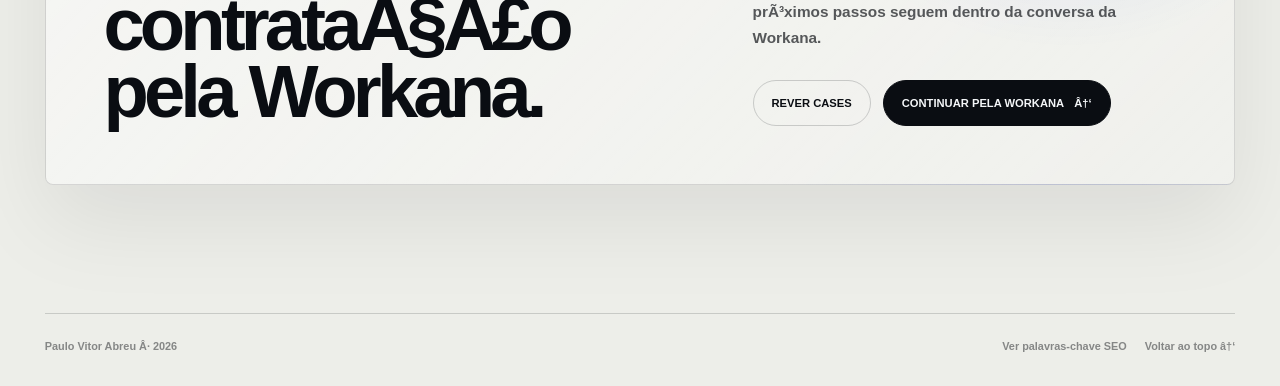
<file: workana/workana/index.html>
﻿<!doctype html>
<html lang="pt-BR">
  <head>
    <meta charset="UTF-8" />
    <meta name="viewport" content="width=device-width, initial-scale=1.0" />
    <meta
      name="description"
      content="PortfÃ³lio de landing pages e desenvolvimento fullstack para contrataÃ§Ã£o pela Workana, com conversa e prÃ³ximos passos centralizados na plataforma."
    />
    <meta name="author" content="Paulo Vitor Abreu" />
    <meta name="robots" content="noindex, nofollow, max-image-preview:large" />
    <meta name="theme-color" content="#020306" />
    <meta property="og:title" content="Paulo Vitor Abreu | Landing pages para Workana" />
    <meta
      property="og:description"
      content="VersÃ£o de portfÃ³lio para propostas na Workana, com cases, mÃ©todo e contrataÃ§Ã£o centralizada pela plataforma."
    />
    <meta property="og:locale" content="pt_BR" />
    <meta property="og:type" content="website" />
    <meta name="twitter:card" content="summary_large_image" />
    <title>Paulo Vitor Abreu | Workana</title>
    <link rel="icon" href="/favicon.svg" type="image/svg+xml" />
    <link rel="preload" href="/assets/dot-grid-landscape.png" as="image" />
    <link
      rel="preload"
      href="/assets/paulo-profile-hero-cutout.png"
      as="image"
      fetchpriority="high"
    />
    <script type="application/ld+json">
      {
        "@context": "https://schema.org",
        "@type": "Service",
        "name": "Landing pages premium e desenvolvimento fullstack",
        "serviceType": "Landing pages, UI/UX, SEO tÃ©cnico e engenharia web",
        "areaServed": {
          "@type": "Country",
          "name": "Brasil"
        },
        "provider": {
          "@type": "Person",
          "name": "Paulo Vitor Abreu",
          "jobTitle": "Desenvolvedor Fullstack"
        },
        "url": "https://pauloabreu.com/workana/"
      }
    </script>
    <link rel="stylesheet" href="/styles.css" />
  </head>
  <body>
    <main class="page">
      <section class="hero" id="top" aria-label="ApresentaÃ§Ã£o de Paulo Vitor">
        <div class="hero__stage">
          <header class="hero__header" aria-label="Identidade">
            <a class="brand" href="#top" aria-label="Paulo Vitor Abreu">PVA</a>
            <nav class="hero__nav" aria-label="NavegaÃ§Ã£o principal">
              <a href="#work">Projetos</a>
              <a href="#about">MÃ©todo</a>
              <a
                href="#workana-contato"
              >
                Workana
              </a>
            </nav>
          </header>

          <div class="hero__content">
            <div class="hero__headline">
              <p class="hero__eyebrow">Fullstack para projetos via Workana</p>
              <h1 class="hero__title" aria-label="Design que atrai. CÃ³digo que converte.">
                <span class="hero__title-line">
                  <span class="hero__handwrite hero__handwrite--design" aria-hidden="true">
                    <svg viewBox="0 0 330 120" focusable="false">
                      <g class="hero__handwrite-sketch">
                        <text class="hero__sketch-letter hero__sketch-letter--d" x="0" y="88">D</text>
                        <text class="hero__sketch-letter hero__sketch-letter--e" x="72" y="88">e</text>
                        <text class="hero__sketch-letter hero__sketch-letter--s" x="126" y="88">s</text>
                        <text class="hero__sketch-letter hero__sketch-letter--i" x="176" y="88">i</text>
                        <text class="hero__sketch-letter hero__sketch-letter--g" x="204" y="88">g</text>
                        <text class="hero__sketch-letter hero__sketch-letter--n" x="264" y="88">n</text>
                      </g>
                      <text class="hero__handwrite-text" x="0" y="88">Design</text>
                    </svg>
                  </span>
                  <span class="hero__title-rest hero__title-rest--que">que</span>
                </span>
                <span class="hero__title-line">
                  <span class="hero__title-rest hero__title-rest--atrai">atrai.</span>
                  <span
                    class="hero__scramble-word hero__scramble-word--code"
                    data-scramble-word
                    data-target="C&oacute;digo"
                    aria-label="CÃ³digo"
                  >
                    <span class="hero__scramble-char">C</span>
                    <span class="hero__scramble-char">&oacute;</span>
                    <span class="hero__scramble-char">d</span>
                    <span class="hero__scramble-char">i</span>
                    <span class="hero__scramble-char">g</span>
                    <span class="hero__scramble-char">o</span>
                  </span>
                </span>
                <span class="hero__title-line">
                  <span class="hero__title-rest hero__title-rest--converte">que converte.</span>
                </span>
              </h1>
            </div>

            <div class="hero__lead-group">
              <p class="hero__lead">
                Sou Paulo Vitor, desenvolvedor fullstack. Crio landing pages, interfaces e sistemas web com direÃ§Ã£o visual, performance e estrutura tÃ©cnica para projetos contratados pela Workana.
              </p>
            </div>

            <div class="hero__actions" aria-label="AÃ§Ãµes principais">
              <a
                class="hero__button"
                href="#workana-contato"
                aria-label="Continuar conversa pela Workana"
              >
                Conversar pela Workana
              </a>
              <a class="hero__link" href="#about">Conhecer meu mÃ©todo</a>
            </div>

            <dl class="hero__proof" aria-label="Provas rÃ¡pidas">
              <div>
                <dt>7</dt>
                <dd>cases selecionados</dd>
              </div>
              <div>
                <dt>3-10d</dt>
                <dd>sprints de landing page</dd>
              </div>
              <div>
                <dt>UI + code</dt>
                <dd>do conceito ao deploy</dd>
              </div>
            </dl>
          </div>

          <div class="hero__visual" aria-hidden="true">
            <span class="hero__orb hero__orb--main"></span>
            <span class="hero__orb hero__orb--top"></span>
            <span class="hero__orb hero__orb--right"></span>
            <span class="hero__orb hero__orb--bottom"></span>
            <span class="hero__stamp">Web Design * Fullstack *</span>
            <figure class="hero__portrait">
              <img
                src="/assets/paulo-profile-hero-cutout.png"
                width="896"
                height="1190"
                alt=""
                fetchpriority="high"
                decoding="async"
              />
            </figure>
          </div>

          <ul class="hero__services" aria-label="Servicos">
            <li>Landing pages</li>
            <li>UI/UX</li>
            <li>Front-end</li>
            <li>Back-end</li>
          </ul>
        </div>
      </section>

      <section
        id="work"
        class="project-reveal portfolio"
        data-project-reveal
        data-portfolio
        aria-labelledby="portfolio-title"
      >
        <div class="portfolio__ambient" aria-hidden="true">
          <div class="portfolio__ambient-sticky">
            <canvas
              class="portfolio__ambient-canvas"
              data-ambient-canvas
              width="32"
              height="18"
            ></canvas>
            <span class="portfolio__ambient-glow"></span>
          </div>
        </div>

        <div class="portfolio__shell" id="portfolio" data-project-grid-reveal>
          <header class="portfolio__intro">
            <div>
              <p class="portfolio__eyebrow">PortfÃ³lio / SeleÃ§Ã£o 2026</p>
              <h2 id="portfolio-title">O trabalho fala<br />em movimento.</h2>
            </div>
            <p class="portfolio__lead">
              Landing pages e experiÃªncias digitais construÃ­das do conceito ao cÃ³digo.
              Explore cada interface em movimento.
            </p>
          </header>

          <div class="portfolio__grid">
            <article
              class="portfolio-card portfolio-card--amadora portfolio-card--feature"
              data-project-card
              data-project-id="amadora"
              data-ambient-primary="217, 177, 100"
              data-ambient-secondary="7, 54, 43"
            >
              <a
                class="portfolio-card__link"
                href="#work"
                aria-label="Abrir preview interno da landing page Amadora"
              >
                <span class="portfolio-card__media">
                  <img
                    class="portfolio-card__poster"
                    src="/assets/previews/amadora.webp"
                    width="1600"
                    height="900"
                    loading="lazy"
                    decoding="async"
                    alt="Hero da landing page Amadora"
                  />
                  <video class="portfolio-card__video" muted loop playsinline preload="none" data-project-video aria-hidden="true">
                    <source data-src="/assets/previews/amadora.mp4" type="video/mp4" />
                  </video>
                  <span class="portfolio-card__shade" aria-hidden="true"></span>
                  <span class="portfolio-card__motion" aria-hidden="true">
                    <span class="portfolio-card__play"></span>
                    Em movimento
                  </span>
                </span>
                <span class="portfolio-card__meta">
                  <span><small>01 Â· Alexandre VerÃ­ssimo</small><strong>Amadora</strong></span>
                  <span class="portfolio-card__arrow" aria-hidden="true">â†—</span>
                </span>
              </a>
            </article>

            <article
              class="portfolio-card portfolio-card--alexandre"
              data-project-card
              data-project-id="alexandre"
              data-ambient-primary="226, 184, 101"
              data-ambient-secondary="52, 35, 16"
            >
              <a
                class="portfolio-card__link"
                href="#work"
                aria-label="Abrir preview interno da landing page principal de Alexandre VerÃ­ssimo"
              >
                <span class="portfolio-card__media">
                  <img class="portfolio-card__poster" src="/assets/previews/alexandre.webp" width="1400" height="794" loading="lazy" decoding="async" alt="Hero da landing page de Alexandre VerÃ­ssimo" />
                  <video class="portfolio-card__video" muted loop playsinline preload="none" data-project-video aria-hidden="true"><source data-src="/assets/previews/alexandre.mp4" type="video/mp4" /></video>
                  <span class="portfolio-card__shade" aria-hidden="true"></span>
                  <span class="portfolio-card__motion" aria-hidden="true"><span class="portfolio-card__play"></span>Em movimento</span>
                </span>
                <span class="portfolio-card__meta"><span><small>02 Â· Alexandre VerÃ­ssimo</small><strong>Consultoria imobiliÃ¡ria</strong></span><span class="portfolio-card__arrow" aria-hidden="true">â†—</span></span>
              </a>
            </article>

            <article
              class="portfolio-card portfolio-card--nemesius"
              data-project-card
              data-project-id="nemesius"
              data-ambient-primary="204, 184, 112"
              data-ambient-secondary="45, 57, 70"
            >
              <a class="portfolio-card__link" href="#work" aria-label="Abrir preview interno da landing page Nemesius 28">
                <span class="portfolio-card__media">
                  <img class="portfolio-card__poster" src="/assets/previews/nemesius.webp" width="1400" height="794" loading="lazy" decoding="async" alt="Hero da landing page Nemesius 28" />
                  <video class="portfolio-card__video" muted loop playsinline preload="none" data-project-video aria-hidden="true"><source data-src="/assets/previews/nemesius.mp4" type="video/mp4" /></video>
                  <span class="portfolio-card__shade" aria-hidden="true"></span>
                  <span class="portfolio-card__motion" aria-hidden="true"><span class="portfolio-card__play"></span>Em movimento</span>
                </span>
                <span class="portfolio-card__meta"><span><small>03 Â· Alexandre VerÃ­ssimo</small><strong>Nemesiusâ€™ 28</strong></span><span class="portfolio-card__arrow" aria-hidden="true">â†—</span></span>
              </a>
            </article>

            <article
              class="portfolio-card portfolio-card--ferreiras"
              data-project-card
              data-project-id="ferreiras"
              data-ambient-primary="221, 119, 66"
              data-ambient-secondary="23, 113, 138"
            >
              <a class="portfolio-card__link" href="#work" aria-label="Abrir preview interno da landing page Ferreiras 24">
                <span class="portfolio-card__media">
                  <img class="portfolio-card__poster" src="/assets/previews/ferreiras.webp" width="1400" height="794" loading="lazy" decoding="async" alt="Hero da landing page Ferreiras 24" />
                  <video class="portfolio-card__video" muted loop playsinline preload="none" data-project-video aria-hidden="true"><source data-src="/assets/previews/ferreiras.mp4" type="video/mp4" /></video>
                  <span class="portfolio-card__shade" aria-hidden="true"></span>
                  <span class="portfolio-card__motion" aria-hidden="true"><span class="portfolio-card__play"></span>Em movimento</span>
                </span>
                <span class="portfolio-card__meta"><span><small>04 Â· Alexandre VerÃ­ssimo</small><strong>Ferreirasâ€™ 24</strong></span><span class="portfolio-card__arrow" aria-hidden="true">â†—</span></span>
              </a>
            </article>

            <article
              class="portfolio-card portfolio-card--sergius"
              data-project-card
              data-project-id="sergius"
              data-ambient-primary="128, 187, 174"
              data-ambient-secondary="20, 48, 51"
            >
              <a class="portfolio-card__link" href="#work" aria-label="Abrir preview interno da landing page Sergius V">
                <span class="portfolio-card__media">
                  <img class="portfolio-card__poster" src="/assets/previews/sergius.webp" width="1400" height="794" loading="lazy" decoding="async" alt="Hero da landing page Sergius V" />
                  <video class="portfolio-card__video" muted loop playsinline preload="none" data-project-video aria-hidden="true"><source data-src="/assets/previews/sergius.mp4" type="video/mp4" /></video>
                  <span class="portfolio-card__shade" aria-hidden="true"></span>
                  <span class="portfolio-card__motion" aria-hidden="true"><span class="portfolio-card__play"></span>Em movimento</span>
                </span>
                <span class="portfolio-card__meta"><span><small>05 Â· Alexandre VerÃ­ssimo</small><strong>Sergiuâ€™s V</strong></span><span class="portfolio-card__arrow" aria-hidden="true">â†—</span></span>
              </a>
            </article>

            <article
              class="portfolio-card portfolio-card--naval portfolio-card--wide"
              data-project-card
              data-project-id="navalbrands"
              data-ambient-primary="21, 205, 59"
              data-ambient-secondary="74, 74, 246"
            >
              <a class="portfolio-card__link" href="#work" aria-label="Abrir preview interno do site da Naval Brands">
                <span class="portfolio-card__media">
                  <img class="portfolio-card__poster" src="/assets/previews/navalbrands.webp" width="1400" height="794" loading="lazy" decoding="async" alt="Hero do site da Naval Brands" />
                  <video class="portfolio-card__video" muted loop playsinline preload="none" data-project-video aria-hidden="true"><source data-src="/assets/previews/navalbrands.mp4" type="video/mp4" /></video>
                  <span class="portfolio-card__shade" aria-hidden="true"></span>
                  <span class="portfolio-card__motion" aria-hidden="true"><span class="portfolio-card__play"></span>Em movimento</span>
                </span>
                <span class="portfolio-card__meta"><span><small>06 Â· Engenharia web</small><strong>Naval Brands</strong></span><span class="portfolio-card__arrow" aria-hidden="true">â†—</span></span>
              </a>
            </article>

            <article
              class="portfolio-card portfolio-card--ml"
              data-project-card
              data-project-id="ml"
              data-ambient-primary="229, 0, 113"
              data-ambient-secondary="54, 204, 207"
              tabindex="0"
              aria-label="Preview do projeto ML Sistemas de ImpressÃ£o"
            >
              <div class="portfolio-card__link" role="button" aria-label="Abrir detalhes do projeto ML Sistemas">
                <span class="portfolio-card__media">
                  <img class="portfolio-card__poster" src="/assets/previews/ml.webp" width="1400" height="794" loading="lazy" decoding="async" alt="Hero do site ML Sistemas de ImpressÃ£o" />
                  <video class="portfolio-card__video" muted loop playsinline preload="none" data-project-video aria-hidden="true"><source data-src="/assets/previews/ml.mp4" type="video/mp4" /></video>
                  <span class="portfolio-card__shade" aria-hidden="true"></span>
                  <span class="portfolio-card__motion" aria-hidden="true"><span class="portfolio-card__play"></span>Em movimento</span>
                </span>
                <span class="portfolio-card__meta"><span><small>07 Â· Landing page</small><strong>ML Sistemas</strong></span></span>
              </div>
            </article>
          </div>

          <p class="portfolio__hint">
            <span aria-hidden="true"></span>
            Imagem em repouso. VÃ­deo ao aproximar, focar ou passar o cursor.
          </p>
          <section
            class="portfolio-detail"
            data-project-detail
            aria-live="polite"
            aria-labelledby="project-detail-title"
            tabindex="-1"
            hidden
          >
            <div class="portfolio-detail__media-panel">
              <div class="portfolio-detail__screen">
                <video
                  class="portfolio-detail__video"
                  data-project-detail-video
                  muted
                  loop
                  playsinline
                  controls
                ></video>
                <span class="portfolio-detail__scanline" aria-hidden="true"></span>
                <div class="portfolio-detail__caption">
                  <span data-project-detail-number>01</span>
                  <p>VÃ­deo expandido do projeto</p>
                </div>
              </div>
            </div>

            <div class="portfolio-detail__content">
              <button class="portfolio-detail__close" type="button" data-project-detail-close>
                Fechar
              </button>
              <p class="portfolio-detail__eyebrow" data-project-detail-eyebrow>Case aberto</p>
              <h3 class="portfolio-detail__title" id="project-detail-title" data-project-detail-title>
                Projeto
              </h3>
              <p class="portfolio-detail__summary" data-project-detail-summary></p>

              <div class="portfolio-detail__meta-grid">
                <div>
                  <span>Preparo</span>
                  <strong data-project-detail-time></strong>
                </div>
                <div>
                  <span>Base analisada</span>
                  <strong data-project-detail-source></strong>
                </div>
              </div>

              <div class="portfolio-detail__thinking">
                <h4>O que foi feito e pensado</h4>
                <ul data-project-detail-thinking></ul>
              </div>

              <div class="portfolio-detail__tags" aria-label="CompetÃªncias aplicadas" data-project-detail-tags></div>

              <a
                class="portfolio-detail__visit"
                data-project-detail-visit
                href="#work"
              >
                Visitar pÃ¡gina
                <span aria-hidden="true">â†—</span>
              </a>
            </div>
          </section>
        </div>
      </section>

      <section
        class="method"
        id="about"
        data-method
        data-method-active="0"
        aria-labelledby="method-title"
      >
        <header class="method__intro">
          <p class="method__eyebrow">Como eu construo / 04 camadas</p>
          <h2
            id="method-title"
            aria-label="Uma pÃ¡gina Ãºnica nÃ£o nasce de um efeito. Nasce de decisÃµes bem tomadas."
          >
            <span class="method__title-primary" data-method-title-primary>
              Uma pÃ¡gina Ãºnica nÃ£o nasce de um efeito.
            </span>
            <span class="method__title-secondary" data-method-title-secondary>
              Nasce de decisÃµes bem tomadas.
            </span>
          </h2>
          <p class="method__lead">
            Uno estratÃ©gia, UI/UX e desenvolvimento para criar pÃ¡ginas bonitas,
            intuitivas e tecnicamente sÃ³lidas. Cada escolha precisa orientar o
            usuÃ¡rio, fortalecer a marca e contribuir para o objetivo do projeto.
          </p>
        </header>

        <div class="method__experience" data-method-experience>
          <div class="method__sticky">
            <nav class="method__rail" aria-label="Etapas do processo">
              <span class="method__rail-line" aria-hidden="true">
                <span data-method-progress></span>
              </span>
              <button type="button" data-method-jump="0" aria-current="step">
                <span>01</span> EstratÃ©gia
              </button>
              <button type="button" data-method-jump="1">
                <span>02</span> ExperiÃªncia
              </button>
              <button type="button" data-method-jump="2">
                <span>03</span> Identidade
              </button>
              <button type="button" data-method-jump="3">
                <span>04</span> Engenharia
              </button>
            </nav>

            <div class="method__copy">
              <article class="method__step is-active" data-method-step="0">
                <p class="method__step-index"><span>01</span> Entender</p>
                <h3>Clareza antes da interface.</h3>
                <p>
                  Investigo o pÃºblico, a proposta da marca e o objetivo da pÃ¡gina
                  para definir prioridades. Antes de escolher cores ou animaÃ§Ãµes,
                  organizo a mensagem que precisa ser compreendida.
                </p>
                <small>Objetivo Â· pÃºblico Â· conteÃºdo Â· hierarquia</small>
              </article>

              <article class="method__step" data-method-step="1">
                <p class="method__step-index"><span>02</span> Orientar</p>
                <h3>Uma experiÃªncia que conduz.</h3>
                <p>
                  Transformo conteÃºdo em hierarquia, fluxos e interaÃ§Ãµes que levam
                  o visitante naturalmente Ã  prÃ³xima aÃ§Ã£o. UX Ã© remover dÃºvidas e
                  tornar cada escolha simples de entender.
                </p>
                <small>Arquitetura Â· fluxo Â· usabilidade Â· interaÃ§Ã£o</small>
              </article>

              <article class="method__step" data-method-step="2">
                <p class="method__step-index"><span>03</span> Marcar</p>
                <h3>Identidade que nÃ£o parece pronta.</h3>
                <p>
                  Tipografia, composiÃ§Ã£o, cor e movimento formam um sistema visual
                  coerente com a marca. A animaÃ§Ã£o nÃ£o decora: ela responde ao
                  usuÃ¡rio, reforÃ§a a narrativa e torna a experiÃªncia memorÃ¡vel.
                </p>
                <small>DireÃ§Ã£o visual Â· UI Â· motion Â· design system</small>
              </article>

              <article class="method__step" data-method-step="3">
                <p class="method__step-index"><span>04</span> Sustentar</p>
                <h3>Engenharia que faz tudo durar.</h3>
                <p>
                  Desenvolvo interfaces responsivas e acessÃ­veis, com HTML
                  semÃ¢ntico, SEO tÃ©cnico e carregamento eficiente pensados desde o
                  inÃ­cio â€” nÃ£o como correÃ§Ãµes feitas depois do design.
                </p>
                <small>Responsividade Â· acessibilidade Â· SEO Â· performance</small>
              </article>
            </div>

            <div class="method__visual" data-method-visual aria-hidden="true">
              <div class="method__visual-head">
                <span>Experience system</span>
                <span data-method-status>01 / EstratÃ©gia</span>
              </div>

              <div class="method__viewport">
                <span class="method__grid"></span>
                <span class="method__glow"></span>

                <div class="method__browser">
                  <div class="method__browser-bar">
                    <span></span><span></span><span></span>
                    <small>projeto.local</small>
                  </div>
                  <div class="method__screen">
                    <div class="method__screen-nav">
                      <b>PVA</b><i></i><i></i><i></i>
                    </div>
                    <div class="method__screen-copy">
                      <span>ESTRATÃ‰GIA EM FORMA DIGITAL</span>
                      <strong>Forma que<br />orienta.</strong>
                      <p></p><p></p>
                      <button type="button" tabindex="-1">Explorar <b>â†—</b></button>
                    </div>
                    <div class="method__screen-art">
                      <span></span><i></i><b></b>
                    </div>
                    <svg class="method__route" viewBox="0 0 680 400" preserveAspectRatio="none">
                      <path d="M106 102 C188 42 258 170 342 125 S490 108 548 222 S440 326 592 344" />
                    </svg>
                    <span class="method__route-point method__route-point--one">1</span>
                    <span class="method__route-point method__route-point--two">2</span>
                    <span class="method__route-point method__route-point--three">3</span>
                  </div>
                </div>

                <div class="method__phone">
                  <span></span>
                  <div><b>PVA</b><strong>Forma que<br />orienta.</strong><i></i></div>
                </div>

                <div class="method__code">
                  <span>&lt;main aria-label="Projeto"&gt;</span>
                  <span>&nbsp;&nbsp;&lt;h1&gt;Forma que orienta.&lt;/h1&gt;</span>
                  <span>&nbsp;&nbsp;&lt;a href="#projeto"&gt;Explorar&lt;/a&gt;</span>
                  <span>&lt;/main&gt;</span>
                </div>

                <div class="method__checks">
                  <span>HTML semÃ¢ntico</span>
                  <span>Layout responsivo</span>
                  <span>Metadados</span>
                  <span>Assets otimizados</span>
                </div>
              </div>

              <div class="method__visual-foot">
                <span>Scroll para construir</span>
                <span><i></i> Sistema ativo</span>
              </div>
            </div>
          </div>
        </div>

        <div class="method__closing">
          <p>O resultado precisa parecer Ãºnico.<br /><span>E funcionar com precisÃ£o.</span></p>
          <div>
            <p>
              Crio pÃ¡ginas e experiÃªncias web com estratÃ©gia, UI/UX e cÃ³digo no mesmo fluxo, mantendo briefing, escopo e prÃ³ximos passos centralizados pela Workana.
            </p>
            <a href="#workana-contato">Continuar pela Workana <span aria-hidden="true">â†“</span></a>
          </div>
        </div>

        <section class="method__cta" id="workana-contato" aria-labelledby="final-cta-title">
          <div>
            <p>Projeto pela Workana</p>
            <h2 id="final-cta-title">Uma pÃ¡gina premium com conversa, briefing e contrataÃ§Ã£o pela Workana.</h2>
          </div>
          <div>
            <p>
              DireÃ§Ã£o visual, UX, copy estrutural, motion e engenharia no mesmo fluxo. Briefing, escopo e prÃ³ximos passos seguem dentro da conversa da Workana.
            </p>
            <div class="method__cta-actions">
              <a href="#work">Rever cases</a>
              <a
                href="#top"
                aria-label="Voltar ao inÃ­cio apÃ³s ver a versÃ£o Workana"
              >
                Continuar pela Workana <span aria-hidden="true">â†‘</span>
              </a>
            </div>
          </div>
        </section>

        <footer class="method__footer">
          <span>Paulo Vitor Abreu Â· 2026</span>
          <div class="method__footer-actions">
            <button
              class="method__seo-toggle"
              type="button"
              aria-expanded="false"
              aria-controls="footer-seo-panel"
              data-seo-toggle
            >
              Ver palavras-chave SEO
            </button>
            <a href="#top">Voltar ao topo â†‘</a>
          </div>
        </footer>

        <section
          class="method__seo"
          id="footer-seo-panel"
          aria-label="Palavras-chave SEO da oferta"
          hidden
        >
          <p>
            landing, pages, premium, desenvolvimento, fullstack, webdesign, ui, ux, interfaces, responsivas, conversao, leads, vendas, trafego, pago, google, ads, campanhas, performance, velocidade, seo, tecnico, copywriting, branding, automacao, integracao, funil, captacao, otimizacao, acessibilidade, semantica, arquitetura, informacao, estrategia, digital, negocio, autoridade, marca, design, moderno, profissional, comercial, paginas, rapidas, mobile, first, sites, institucionais, portfolios, imobiliarias, servicos, produtos, digitais, lancamentos, anuncios, remarketing, criativos, conversoes, orcamento, clientes, qualificados, formularios, cta, hero, layout, experiencia, usuario, navegacao, escaneabilidade, responsividade, codificacao, frontend, backend, javascript, html, css, deploy, hospedagem, analytics, mensuracao, resultados, crescimento, online, ranqueamento, busca, organica, local, consultoria, diagnostico, wireframe, prototipo, identidade, visual, motion, microinteracoes, otimizada, escalavel, confianca, roi.
          </p>
        </section>
      </section>
    </main>

    <script src="/workana/script.js"></script>
  </body>
</html>
</file>
<file: styles.css>
:root {
  --page: #020306;
  --ink: #080b10;
  --blue: #2145ff;
  --blue-2: #00a8ff;
  --blue-3: #8de2ff;
  --white: #f4f6f8;
  --soft: #c9d1da;
  --muted: #8a96a4;
  --line: rgba(244, 246, 248, 0.16);
  --ease-out: cubic-bezier(0.16, 1, 0.3, 1);
}

* {
  box-sizing: border-box;
}

html {
  scroll-behavior: smooth;
}

body {
  min-width: 320px;
  margin: 0;
  overflow-x: hidden;
  background: var(--page);
  color: var(--white);
  font-family: "Inter", Arial, sans-serif;
}

a {
  color: inherit;
  text-decoration: none;
}

.page {
  min-height: 100svh;
}

.hero {
  position: relative;
  height: auto;
  min-height: 100svh;
  overflow: clip;
  background:
    radial-gradient(circle at 79% 38%, rgba(0, 168, 255, 0.16), transparent 27%),
    radial-gradient(circle at 34% 20%, rgba(33, 69, 255, 0.1), transparent 24%),
    linear-gradient(90deg, rgba(2, 3, 6, 0.68), rgba(2, 3, 6, 0.18) 56%, rgba(2, 3, 6, 0.42)),
    url("assets/dot-grid-landscape.png") center / cover no-repeat,
    var(--page);
  isolation: isolate;
}

.hero::before,
.hero::after {
  content: "";
  position: absolute;
  inset: 0;
  z-index: 0;
  pointer-events: none;
}

.hero::before {
  opacity: 0;
  background:
    linear-gradient(180deg, rgba(2, 3, 6, 0.34), transparent 24%, rgba(2, 3, 6, 0.5)),
    radial-gradient(ellipse at 12% 50%, rgba(2, 3, 6, 0.92), transparent 42%);
  animation: fade-layer 120ms ease-out forwards;
}

.hero::after {
  opacity: 0;
  background:
    radial-gradient(circle at 61% 58%, rgba(141, 226, 255, 0.08), transparent 30%),
    linear-gradient(0deg, rgba(2, 3, 6, 0.5), transparent 24%);
  animation: fade-layer 120ms ease-out 90ms forwards;
}

.hero__stage {
  position: sticky;
  top: 0;
  z-index: 1;
  display: grid;
  min-height: 100svh;
  height: 100svh;
  width: min(100%, 1240px);
  margin: 0 auto;
  padding: 34px 48px 36px;
  overflow: clip;
  isolation: isolate;
}

.hero__header {
  position: relative;
  z-index: 20;
  display: flex;
  align-items: center;
  justify-content: space-between;
  min-height: 44px;
}

.brand {
  color: var(--white);
  font-size: 1rem;
  font-weight: 900;
  letter-spacing: 0;
  opacity: 0;
  transform: translateY(-10px);
  animation: top-in 140ms var(--ease-out) 80ms forwards;
}

.hero__nav {
  display: flex;
  align-items: center;
  gap: 28px;
  color: var(--soft);
  font-size: 0.74rem;
  font-weight: 800;
  text-transform: uppercase;
}

.hero__nav a {
  opacity: 0;
  transform: translateY(-10px);
  transition: opacity 180ms ease, color 180ms ease;
}

.hero__nav a:first-child {
  animation: top-in 140ms var(--ease-out) 120ms forwards;
}

.hero__nav a:nth-child(2) {
  animation: top-in 140ms var(--ease-out) 170ms forwards;
}

.hero__nav a:nth-child(3) {
  animation: top-in 140ms var(--ease-out) 220ms forwards;
}

.hero__nav a:hover {
  color: var(--blue-3);
  opacity: 1;
}

.hero__content {
  position: relative;
  z-index: 10;
  align-self: center;
  width: min(100%, 560px);
  min-width: 0;
  padding-bottom: 36px;
}

.hero__eyebrow {
  margin: 0 0 18px;
  color: var(--blue-3);
  font-size: 0.78rem;
  font-weight: 900;
  text-transform: uppercase;
  opacity: 0;
  transform: translateX(-16px);
  animation: left-in 170ms var(--ease-out) 260ms forwards;
}

.hero__title {
  max-width: 13ch;
  min-width: 0;
  margin: 0;
  color: var(--white);
  font-size: 4.7rem;
  font-weight: 800;
  line-height: 1.03;
  letter-spacing: 0;
}

.hero__title-line {
  display: block;
  line-height: 1.05;
}

.hero__handwrite {
  position: relative;
  display: inline-block;
  width: 3.45em;
  height: 1.28em;
  margin-bottom: -0.2em;
  vertical-align: -0.18em;
}

.hero__handwrite svg {
  display: block;
  width: 100%;
  height: 100%;
  overflow: visible;
}

.hero__handwrite-sketch {
  font-family: "Inter", Arial, sans-serif;
  font-weight: 800;
  letter-spacing: 0;
}

.hero__sketch-letter {
  fill: none;
  stroke: var(--blue-3);
  stroke-width: 3.4;
  stroke-linecap: round;
  stroke-linejoin: round;
  stroke-dasharray: 340;
  stroke-dashoffset: 340;
  font-size: 96px;
  font-weight: 800;
  opacity: 0;
  filter: drop-shadow(0 0 18px rgba(0, 168, 255, 0.42));
}

.hero__sketch-letter--d {
  animation: sketch-letter 120ms var(--ease-out) 360ms forwards, sketch-out 80ms ease-out 760ms forwards;
}

.hero__sketch-letter--e {
  animation: sketch-letter 90ms var(--ease-out) 430ms forwards, sketch-out 80ms ease-out 760ms forwards;
}

.hero__sketch-letter--s {
  animation: sketch-letter 90ms var(--ease-out) 490ms forwards, sketch-out 80ms ease-out 760ms forwards;
}

.hero__sketch-letter--i {
  animation: sketch-letter 70ms var(--ease-out) 550ms forwards, sketch-out 80ms ease-out 760ms forwards;
}

.hero__sketch-letter--g {
  animation: sketch-letter 90ms var(--ease-out) 600ms forwards, sketch-out 80ms ease-out 760ms forwards;
}

.hero__sketch-letter--n {
  animation: sketch-letter 80ms var(--ease-out) 660ms forwards, sketch-out 80ms ease-out 760ms forwards;
}

.hero__handwrite-text {
  fill: var(--blue-3);
  font-family: "Inter", Arial, sans-serif;
  font-size: 96px;
  font-weight: 800;
  letter-spacing: 0;
  opacity: 0;
  filter: drop-shadow(0 0 28px rgba(0, 168, 255, 0.34));
  transform: scale(0.94);
  transform-box: fill-box;
  transform-origin: 50% 62%;
  animation: typed-pop 170ms var(--ease-out) 760ms forwards;
}

.hero__scramble-word {
  position: relative;
  display: inline-flex;
  align-items: baseline;
  color: var(--blue-3);
  opacity: 0;
  padding-bottom: 0.1em;
  margin-bottom: -0.1em;
  text-shadow: 0 0 28px rgba(0, 168, 255, 0.38);
}

.hero__scramble-word.is-active,
.hero__scramble-word.is-complete {
  opacity: 1;
}

.hero__scramble-char {
  display: inline-block;
  min-width: 0.52em;
  text-align: center;
  will-change: contents, opacity, transform;
}

.hero__scramble-char.is-locked {
  animation: code-lock 90ms var(--ease-out) both;
}

.hero__scramble-char.is-active-char {
  color: var(--white);
  text-shadow: 0 0 26px rgba(255, 255, 255, 0.28);
}

.hero__title-rest {
  opacity: 0;
  display: inline;
}

.hero__title-rest--que {
  animation: text-pop 130ms var(--ease-out) 890ms forwards;
}

.hero__title-rest--atrai {
  animation: text-pop 130ms var(--ease-out) 1000ms forwards;
}

.hero__title-rest--converte {
  animation: text-pop 160ms var(--ease-out) 1510ms forwards;
}

.hero__lead-group {
  width: min(100%, 430px);
  margin: 26px 0 0;
}

.hero__lead {
  width: 100%;
  min-width: 0;
  margin: 0;
  color: var(--soft);
  font-size: 0.88rem;
  font-weight: 600;
  line-height: 1.72;
  opacity: 0;
  animation: fade-clip 180ms var(--ease-out) 1690ms forwards;
}

.hero__actions {
  display: flex;
  flex-wrap: wrap;
  align-items: center;
  gap: 28px;
  margin-top: 34px;
}

.hero__button {
  display: inline-flex;
  min-height: 44px;
  align-items: center;
  justify-content: center;
  border-radius: 999px;
  padding: 0 24px;
  background: linear-gradient(90deg, var(--blue-3), var(--blue-2));
  color: var(--ink);
  font-size: 0.78rem;
  font-weight: 900;
  text-transform: uppercase;
  opacity: 0;
  box-shadow: 0 18px 42px rgba(0, 168, 255, 0.25);
  animation: fade-clip 170ms var(--ease-out) 1840ms forwards;
  transition: transform 180ms ease, box-shadow 180ms ease;
}

.hero__button:hover {
  transform: translateY(-2px);
  box-shadow: 0 22px 52px rgba(0, 168, 255, 0.34);
}

.hero__link {
  display: inline-flex;
  align-items: center;
  gap: 14px;
  color: var(--soft);
  font-size: 0.78rem;
  font-weight: 900;
  text-transform: uppercase;
  opacity: 0;
  animation: fade-clip 170ms var(--ease-out) 1900ms forwards;
  transition: color 180ms ease, transform 180ms ease;
}

.hero__link::after {
  content: "";
  width: 58px;
  height: 2px;
  background: var(--blue-3);
  transform: scaleX(0);
  transform-origin: left center;
  animation: line-draw 130ms var(--ease-out) 1960ms forwards;
  transition: transform 180ms ease, background 180ms ease;
}

.hero__link:hover {
  color: var(--white);
  transform: translateX(4px);
}

.hero__link:hover::after {
  background: var(--white);
  transform: scaleX(1.16);
}

.hero__proof {
  display: grid;
  grid-template-columns: repeat(3, minmax(0, 1fr));
  width: min(100%, 520px);
  margin: 28px 0 0;
  padding: 0;
  border-top: 1px solid rgba(244, 246, 248, 0.14);
  opacity: 0;
  animation: fade-clip 170ms var(--ease-out) 2040ms forwards;
}

.hero__proof div {
  min-width: 0;
  padding: 16px 16px 0 0;
}

.hero__proof dt,
.hero__proof dd {
  margin: 0;
}

.hero__proof dt {
  color: var(--white);
  font-size: 0.92rem;
  font-weight: 900;
  line-height: 1;
}

.hero__proof dd {
  margin-top: 7px;
  color: rgba(201, 209, 218, 0.64);
  font-size: 0.62rem;
  font-weight: 850;
  line-height: 1.28;
  text-transform: uppercase;
}

.hero__visual {
  position: absolute;
  right: -18px;
  bottom: 0;
  z-index: 4;
  width: 680px;
  max-width: 57vw;
  height: 680px;
  pointer-events: none;
  transform:
    perspective(1000px)
    rotateX(var(--hero-tilt-y, 0deg))
    rotateY(var(--hero-tilt-x, 0deg));
  transform-origin: 62% 58%;
  transition: transform 700ms var(--ease-out);
  will-change: transform;
}

.hero__portrait {
  position: absolute;
  right: 0;
  bottom: -18px;
  z-index: 4;
  width: 640px;
  max-width: 100%;
  margin: 0;
  opacity: 0;
  --portrait-offset: 46px;
  -webkit-mask-image: linear-gradient(90deg, transparent 0, #000 6%, #000 91%, transparent 100%);
  mask-image: linear-gradient(90deg, transparent 0, #000 6%, #000 91%, transparent 100%);
  clip-path: inset(0 0 0 100%);
  transform: translateX(var(--portrait-offset));
  animation: portrait-in 300ms var(--ease-out) 1120ms forwards;
}

.hero__portrait::after {
  content: "";
  position: absolute;
  left: 27%;
  top: 22%;
  z-index: 8;
  width: 18%;
  height: 9%;
  border-radius: 999px;
  background: linear-gradient(100deg, transparent, rgba(141, 226, 255, 0.78), transparent);
  filter: blur(8px);
  opacity: 0;
  transform: rotate(-16deg) translateX(-24px);
  animation: lens-glint 190ms ease-out 1400ms forwards;
}

.hero__portrait img {
  display: block;
  width: 100%;
  height: auto;
  -webkit-mask-image: linear-gradient(180deg, #000 0 75%, rgba(0, 0, 0, 0.9) 86%, transparent 100%);
  mask-image: linear-gradient(180deg, #000 0 75%, rgba(0, 0, 0, 0.9) 86%, transparent 100%);
  filter:
    drop-shadow(0 38px 64px rgba(0, 0, 0, 0.58))
    drop-shadow(0 0 42px rgba(0, 168, 255, 0.22))
    saturate(1.05)
    contrast(1.06);
  transform: translate3d(var(--hero-shift-x, 0), var(--hero-shift-y, 0), 0) scale(1.01);
  transition: transform 700ms var(--ease-out);
  will-change: transform;
}

.hero__orb {
  position: absolute;
  z-index: 1;
  display: block;
  border-radius: 999px;
  background: linear-gradient(135deg, var(--blue-3), var(--blue));
  box-shadow: 0 0 42px rgba(0, 168, 255, 0.3);
  opacity: 0;
  transform: scale(0.72);
  filter: blur(8px);
}

.hero__orb--main {
  top: 76px;
  left: 74px;
  width: 230px;
  height: 230px;
  border-radius: 56% 44% 48% 52%;
  animation: orb-in 150ms var(--ease-out) 520ms forwards;
}

.hero__orb--top {
  top: 58px;
  left: 12px;
  width: 22px;
  height: 22px;
  animation: orb-in 140ms var(--ease-out) 430ms forwards;
}

.hero__orb--right {
  right: 8px;
  top: 300px;
  width: 82px;
  height: 82px;
  animation: orb-in 150ms var(--ease-out) 1220ms forwards;
}

.hero__orb--bottom {
  left: 130px;
  bottom: 70px;
  width: 74px;
  height: 74px;
  animation: orb-in 150ms var(--ease-out) 1320ms forwards;
}

.hero__stamp {
  position: absolute;
  top: 36px;
  right: 50px;
  z-index: 6;
  display: grid;
  width: 76px;
  height: 76px;
  place-items: center;
  border: 1px solid rgba(244, 246, 248, 0.28);
  border-radius: 50%;
  color: var(--white);
  font-size: 0.54rem;
  font-weight: 900;
  line-height: 1.2;
  text-align: center;
  text-transform: uppercase;
  opacity: 0;
  transform: scale(0.86);
  animation: stamp-in 150ms var(--ease-out) 1550ms forwards;
}

.hero__services {
  position: relative;
  z-index: 12;
  align-self: end;
  display: flex;
  flex-wrap: wrap;
  gap: 8px 22px;
  max-width: 580px;
  margin: 0;
  padding: 0;
  color: var(--muted);
  font-size: 0.72rem;
  font-weight: 900;
  list-style: none;
  text-transform: uppercase;
}

.hero__services li {
  display: inline-flex;
  align-items: center;
  gap: 16px;
  opacity: 0;
  transform: translateY(8px);
}

.hero__services li:nth-child(1) {
  animation: service-in 110ms var(--ease-out) 2050ms forwards;
}

.hero__services li:nth-child(2) {
  animation: service-in 110ms var(--ease-out) 2120ms forwards;
}

.hero__services li:nth-child(3) {
  animation: service-in 110ms var(--ease-out) 2190ms forwards;
}

.hero__services li:nth-child(4) {
  animation: service-in 110ms var(--ease-out) 2260ms forwards;
}

.hero__services li:not(:last-child)::after {
  content: "";
  width: 5px;
  height: 5px;
  border-radius: 50%;
  background: var(--blue-2);
  box-shadow: 0 0 18px rgba(0, 168, 255, 0.72);
}

.hero.is-intro-complete::before,
.hero.is-intro-complete::after,
.hero.is-intro-complete .brand,
.hero.is-intro-complete .hero__nav a,
.hero.is-intro-complete .hero__eyebrow,
.hero.is-intro-complete .hero__handwrite-text,
.hero.is-intro-complete .hero__scramble-word,
.hero.is-intro-complete .hero__title-rest,
.hero.is-intro-complete .hero__lead,
.hero.is-intro-complete .hero__button,
.hero.is-intro-complete .hero__link,
.hero.is-intro-complete .hero__orb,
.hero.is-intro-complete .hero__stamp,
.hero.is-intro-complete .hero__portrait,
.hero.is-intro-complete .hero__services li {
  opacity: 1;
  clip-path: none;
  filter: none;
}

.hero.is-intro-complete .hero__handwrite-text,
.hero.is-intro-complete .hero__orb,
.hero.is-intro-complete .hero__stamp,
.hero.is-intro-complete .hero__portrait {
  transform: none;
}

.hero.is-intro-complete .hero__sketch-letter {
  opacity: 0;
}

.hero.is-intro-complete .hero__link::after {
  transform: scaleX(1);
}

.hero.is-intro-complete .hero__proof {
  opacity: 1;
  clip-path: none;
}

.portfolio {
  --ambient-primary: 217, 177, 100;
  --ambient-secondary: 7, 54, 43;
  --ambient-frame: 217, 177, 100;
  --ambient-x: 50%;
  --ambient-y: 50%;
  --ambient-strength: 0.45;
  position: relative;
  min-height: 100svh;
  overflow: clip;
  background: #030407;
  isolation: isolate;
}

.portfolio::before,
.portfolio::after {
  content: "";
  position: absolute;
  inset: 0;
  z-index: 1;
  pointer-events: none;
}

.portfolio::before {
  opacity: 0.13;
  background:
    linear-gradient(rgba(244, 246, 248, 0.055) 1px, transparent 1px),
    linear-gradient(90deg, rgba(244, 246, 248, 0.045) 1px, transparent 1px);
  background-size: 72px 72px;
  -webkit-mask-image: linear-gradient(180deg, transparent, #000 8%, #000 92%, transparent);
  mask-image: linear-gradient(180deg, transparent, #000 8%, #000 92%, transparent);
}

.portfolio::after {
  background:
    linear-gradient(90deg, rgba(2, 3, 6, 0.72), transparent 20%, transparent 80%, rgba(2, 3, 6, 0.72)),
    linear-gradient(180deg, rgba(2, 3, 6, 0.46), transparent 22%, transparent 76%, #020306 100%);
}

.portfolio__ambient {
  position: absolute;
  inset: 0;
  z-index: 0;
  pointer-events: none;
}

.portfolio__ambient-sticky {
  position: sticky;
  top: 0;
  height: 100svh;
  overflow: hidden;
  background: #030407;
}

.portfolio__ambient-canvas {
  position: absolute;
  inset: -12%;
  width: 124%;
  height: 124%;
  opacity: 0;
  transform: scale(1.18);
  -webkit-mask-image: radial-gradient(ellipse 82% 76% at center, #000 20%, rgba(0, 0, 0, 0.82) 58%, transparent 100%);
  mask-image: radial-gradient(ellipse 82% 76% at center, #000 20%, rgba(0, 0, 0, 0.82) 58%, transparent 100%);
  transition: opacity 540ms ease;
  will-change: opacity;
}

.portfolio__ambient-canvas.is-active {
  opacity: 0.74;
}

.portfolio__ambient-glow {
  position: absolute;
  inset: -8%;
  background: radial-gradient(
    ellipse 44% 42% at var(--ambient-x) var(--ambient-y),
    rgba(var(--ambient-frame), var(--ambient-strength)),
    rgba(var(--ambient-frame), 0.16) 38%,
    transparent 74%
  );
  filter: blur(24px);
  opacity: 1;
  mix-blend-mode: screen;
  transition: background 180ms linear;
  will-change: background;
}

.portfolio__shell {
  position: relative;
  z-index: 4;
  width: min(100% - clamp(32px, 7vw, 108px), 1280px);
  margin: 0 auto;
  padding: clamp(96px, 13vw, 170px) 0 clamp(96px, 12vw, 156px);
}

.portfolio__intro {
  display: grid;
  grid-template-columns: minmax(0, 1fr) minmax(280px, 430px);
  align-items: end;
  gap: 48px;
  margin-bottom: clamp(52px, 8vw, 92px);
  text-shadow: 0 2px 28px rgba(0, 0, 0, 0.72);
}

.portfolio__eyebrow,
.method__eyebrow {
  margin: 0 0 18px;
  color: rgb(var(--ambient-primary));
  font-size: 0.7rem;
  font-weight: 900;
  letter-spacing: 0.09em;
  text-transform: uppercase;
}

.portfolio__intro h2 {
  max-width: 10ch;
  margin: 0;
  font-size: clamp(3rem, 6.8vw, 6.8rem);
  font-weight: 850;
  line-height: 0.9;
  letter-spacing: -0.065em;
}

.portfolio__lead {
  max-width: 40ch;
  margin: 0 0 8px;
  color: rgba(244, 246, 248, 0.66);
  font-size: clamp(0.9rem, 1.3vw, 1.04rem);
  font-weight: 600;
  line-height: 1.65;
}

.portfolio__grid {
  display: grid;
  grid-template-columns: repeat(12, minmax(0, 1fr));
  grid-auto-flow: row dense;
  gap: clamp(12px, 1.5vw, 22px);
  align-items: stretch;
}

.portfolio-card {
  position: relative;
  min-width: 0;
  scroll-margin-top: 18vh;
  will-change: transform;
}

.portfolio-card.is-expanded-source {
  display: none;
}

.js .portfolio__intro,
.js .portfolio-card,
.js .portfolio__hint {
  opacity: 0;
  transform: translate3d(0, 28px, 0);
}

.portfolio.is-revealing .portfolio__intro,
.portfolio.is-revealing .portfolio-card,
.portfolio.is-revealing .portfolio__hint {
  animation: portfolio-in 580ms var(--ease-out) forwards;
}

.portfolio.is-revealing .portfolio-card {
  animation-delay: 80ms;
}

.portfolio.is-revealing .portfolio__hint {
  animation-delay: 140ms;
}

.portfolio-card--amadora {
  grid-column: 1 / -1;
}

.portfolio-card--alexandre,
.portfolio-card--nemesius,
.portfolio-card--ferreiras,
.portfolio-card--sergius,
.portfolio-card--naval,
.portfolio-card--ml {
  grid-column: span 6;
}

.portfolio-card__link {
  display: block;
  color: inherit;
  outline: 0;
}

.portfolio-card__media {
  position: relative;
  display: block;
  overflow: hidden;
  aspect-ratio: 16 / 9;
  border: 1px solid rgba(244, 246, 248, 0.14);
  border-radius: 8px;
  background: #050608;
  box-shadow:
    0 28px 80px rgba(0, 0, 0, 0.38),
    inset 0 1px 0 rgba(255, 255, 255, 0.08);
  transform: translateZ(0) scale(1);
  transform-origin: center;
  transition:
    transform 520ms var(--ease-out),
    border-color 300ms ease,
    box-shadow 520ms var(--ease-out);
  will-change: transform;
}

.portfolio-card__poster,
.portfolio-card__video {
  position: absolute;
  inset: 0;
  width: 100%;
  height: 100%;
  object-fit: contain;
  pointer-events: none;
}

.portfolio-card__poster {
  z-index: 1;
  display: block;
  filter: saturate(0.98) brightness(0.9) contrast(1.04);
  transform: scale(1.002);
  transition: opacity 420ms ease, filter 520ms ease, transform 900ms var(--ease-out);
}

.portfolio-card__video {
  z-index: 2;
  background: transparent;
  opacity: 0;
  transform: scale(1.01);
  transition: opacity 420ms ease, transform 900ms var(--ease-out);
}

.portfolio-card__shade {
  position: absolute;
  inset: 0;
  z-index: 3;
  background:
    linear-gradient(180deg, rgba(2, 3, 6, 0.04), transparent 48%, rgba(2, 3, 6, 0.74)),
    radial-gradient(circle at 20% 18%, rgba(255, 255, 255, 0.08), transparent 24%);
  pointer-events: none;
  transition: opacity 380ms ease;
}

.portfolio-card__motion {
  position: absolute;
  top: 18px;
  right: 18px;
  z-index: 5;
  display: inline-flex;
  align-items: center;
  gap: 9px;
  padding: 9px 12px;
  border: 1px solid rgba(244, 246, 248, 0.26);
  border-radius: 999px;
  background: rgba(2, 3, 6, 0.56);
  -webkit-backdrop-filter: blur(14px);
  backdrop-filter: blur(14px);
  color: rgba(244, 246, 248, 0.82);
  font-size: 0.58rem;
  font-weight: 850;
  letter-spacing: 0.06em;
  text-transform: uppercase;
  opacity: 0;
  transform: translateY(-8px);
  transition: opacity 260ms ease, transform 420ms var(--ease-out);
}

.portfolio-card__play {
  width: 0;
  height: 0;
  border-top: 4px solid transparent;
  border-bottom: 4px solid transparent;
  border-left: 7px solid currentColor;
}

.portfolio-card__meta {
  position: absolute;
  right: 20px;
  bottom: 18px;
  left: 20px;
  z-index: 5;
  display: flex;
  align-items: end;
  justify-content: space-between;
  gap: 18px;
  pointer-events: none;
}

.portfolio-card__meta > span:first-child {
  display: grid;
  gap: 5px;
}

.portfolio-card__meta small {
  color: rgba(244, 246, 248, 0.62);
  font-size: 0.58rem;
  font-weight: 850;
  letter-spacing: 0.065em;
  text-transform: uppercase;
}

.portfolio-card__meta strong {
  max-width: 18ch;
  font-size: clamp(1rem, 1.7vw, 1.38rem);
  font-weight: 800;
  line-height: 1.08;
}

.portfolio-card__arrow {
  display: grid;
  flex: 0 0 auto;
  width: 38px;
  height: 38px;
  border: 1px solid rgba(244, 246, 248, 0.25);
  border-radius: 50%;
  place-items: center;
  background: rgba(2, 3, 6, 0.4);
  font-size: 1rem;
  transition: color 260ms ease, background 260ms ease, transform 420ms var(--ease-out);
}

.portfolio-card:hover .portfolio-card__media,
.portfolio-card:focus-within .portfolio-card__media,
.portfolio-card:focus-visible .portfolio-card__media,
.portfolio-card.is-active .portfolio-card__media,
.portfolio-card.is-selected .portfolio-card__media {
  border-color: rgba(var(--ambient-primary), 0.58);
  box-shadow:
    0 34px 96px rgba(0, 0, 0, 0.48),
    0 0 72px rgba(var(--ambient-primary), 0.15),
    inset 0 1px 0 rgba(255, 255, 255, 0.12);
}

@media (hover: hover) and (pointer: fine) {
  .portfolio-card:hover .portfolio-card__media,
  .portfolio-card:focus-within .portfolio-card__media {
    transform: translateY(-5px) scale(1.018);
  }
}

.portfolio-card:hover .portfolio-card__motion,
.portfolio-card:focus-within .portfolio-card__motion,
.portfolio-card:focus-visible .portfolio-card__motion,
.portfolio-card.is-playing .portfolio-card__motion {
  opacity: 1;
  transform: translateY(0);
}

.portfolio-card:hover .portfolio-card__poster,
.portfolio-card:focus-within .portfolio-card__poster,
.portfolio-card.is-active .portfolio-card__poster {
  filter: saturate(1.08) brightness(0.84) contrast(1.06);
  transform: scale(1.035);
}

.portfolio-card:hover .portfolio-card__arrow,
.portfolio-card:focus-within .portfolio-card__arrow {
  background: rgb(var(--ambient-primary));
  color: #030407;
  transform: rotate(8deg);
}

.portfolio-card.is-playing .portfolio-card__video {
  opacity: 1;
  transform: scale(1);
}

.portfolio-card.is-playing .portfolio-card__poster {
  opacity: 0;
}

.portfolio-card__link:focus-visible,
.portfolio-card:focus-visible {
  outline: 2px solid var(--blue-3);
  outline-offset: 7px;
  border-radius: 8px;
}

.portfolio__hint {
  display: flex;
  align-items: center;
  justify-content: center;
  gap: 12px;
  margin: clamp(42px, 6vw, 72px) 0 0;
  color: rgba(244, 246, 248, 0.48);
  font-size: 0.68rem;
  font-weight: 750;
  letter-spacing: 0.04em;
}

.portfolio__hint span {
  width: 7px;
  height: 7px;
  border-radius: 50%;
  background: rgb(var(--ambient-primary));
  box-shadow: 0 0 18px rgba(var(--ambient-primary), 0.7);
}

.portfolio-detail {
  --detail-start-x: 0px;
  --detail-start-y: 0px;
  --detail-start-scale-x: 1;
  --detail-start-scale-y: 1;
  --detail-start-height: 340px;
  --detail-open-height: 980px;
  position: relative;
  z-index: 8;
  grid-column: 1 / -1;
  display: grid;
  grid-template-columns: minmax(0, 1.32fr) minmax(360px, 0.68fr);
  gap: clamp(24px, 3.2vw, 52px);
  align-items: start;
  width: 100%;
  max-height: var(--detail-start-height);
  margin: clamp(10px, 1.4vw, 18px) 0 clamp(18px, 2.8vw, 34px);
  padding: clamp(20px, 2.5vw, 34px);
  border: 1px solid rgba(244, 246, 248, 0.13);
  border-radius: 34px;
  overflow: hidden;
  background:
    radial-gradient(circle at 22% 0%, rgba(var(--ambient-primary), 0.22), transparent 34%),
    radial-gradient(circle at 86% 12%, rgba(var(--ambient-secondary), 0.26), transparent 36%),
    rgba(7, 9, 14, 0.82);
  box-shadow:
    0 34px 140px rgba(0, 0, 0, 0.54),
    inset 0 1px 0 rgba(255, 255, 255, 0.08);
  opacity: 0;
  pointer-events: none;
  transform:
    translate3d(var(--detail-start-x), var(--detail-start-y), 0)
    scale(var(--detail-start-scale-x), var(--detail-start-scale-y));
  transform-origin: top left;
  transition:
    max-height 560ms var(--ease-out),
    opacity 220ms ease,
    transform 560ms var(--ease-out),
    border-color 300ms ease,
    box-shadow 420ms ease;
}

.portfolio-detail[hidden] {
  display: none;
}

.portfolio-detail.is-open {
  max-height: var(--detail-open-height);
  opacity: 1;
  pointer-events: auto;
  transform: translate3d(0, 0, 0);
  border-color: rgba(var(--ambient-primary), 0.28);
}

.portfolio-detail.is-measuring {
  max-height: none;
  opacity: 0;
  pointer-events: none;
  transform: none;
  transition: none;
}

.portfolio-detail__media-panel {
  display: flex;
  min-width: 0;
  flex-direction: column;
  gap: 18px;
  opacity: 0.96;
  transition: opacity 260ms ease;
}

.portfolio-detail__screen {
  position: relative;
  flex: 1 1 auto;
  overflow: hidden;
  border: 1px solid rgba(244, 246, 248, 0.14);
  border-radius: 26px;
  background: #020306;
  aspect-ratio: 16 / 9;
  box-shadow:
    0 28px 90px rgba(0, 0, 0, 0.46),
    0 0 86px rgba(var(--ambient-primary), 0.16);
}

.portfolio-detail__video {
  display: block;
  width: 100%;
  height: 100%;
  background: #020306;
  object-fit: contain;
  object-position: top center;
}

.portfolio-detail__scanline {
  position: absolute;
  inset: 0;
  pointer-events: none;
  background:
    linear-gradient(180deg, rgba(255, 255, 255, 0.08), transparent 18%),
    linear-gradient(rgba(244, 246, 248, 0.045) 1px, transparent 1px);
  background-size: 100% 100%, 100% 7px;
  mix-blend-mode: screen;
  opacity: 0.28;
}

.portfolio-detail__caption {
  position: absolute;
  left: 18px;
  bottom: 18px;
  z-index: 2;
  display: grid;
  grid-template-columns: auto 1fr;
  gap: 12px;
  align-items: center;
  max-width: 560px;
  border-radius: 999px;
  padding: 9px 12px;
  background: rgba(2, 3, 6, 0.58);
  backdrop-filter: blur(12px);
}

.portfolio-detail__caption span {
  color: rgb(var(--ambient-primary));
  font-size: 0.72rem;
  font-weight: 900;
  letter-spacing: 0.12em;
}

.portfolio-detail__caption p {
  margin: 0;
  color: rgba(244, 246, 248, 0.42);
  font-size: 0.68rem;
  font-weight: 850;
  letter-spacing: 0.08em;
  text-transform: uppercase;
}

.portfolio-detail__content {
  position: relative;
  display: flex;
  min-width: 0;
  flex-direction: column;
  justify-content: flex-start;
  overflow: visible;
  padding: clamp(4px, 0.8vw, 10px);
  opacity: 0;
  transform: translate3d(18px, 0, 0);
  transition:
    opacity 320ms ease 180ms,
    transform 480ms var(--ease-out) 180ms;
}

.portfolio-detail.is-open .portfolio-detail__content {
  opacity: 1;
  transform: translate3d(0, 0, 0);
}

.portfolio-detail__close {
  position: absolute;
  top: 0;
  right: 0;
  border: 1px solid rgba(244, 246, 248, 0.15);
  border-radius: 999px;
  padding: 9px 14px;
  background: rgba(244, 246, 248, 0.06);
  color: rgba(244, 246, 248, 0.78);
  cursor: pointer;
  font: inherit;
  font-size: 0.74rem;
  font-weight: 850;
  text-transform: uppercase;
  transition: background 220ms ease, color 220ms ease, border-color 220ms ease;
}

.portfolio-detail__close:hover,
.portfolio-detail__close:focus-visible {
  border-color: rgba(var(--ambient-primary), 0.55);
  background: rgba(var(--ambient-primary), 0.14);
  color: var(--white);
}

.portfolio-detail__eyebrow {
  margin: 4px 96px 12px 0;
  color: rgb(var(--ambient-primary));
  font-size: 0.72rem;
  font-weight: 900;
  letter-spacing: 0.12em;
  text-transform: uppercase;
}

.portfolio-detail__title {
  max-width: 14ch;
  margin: 0 0 15px;
  color: var(--white);
  font-size: clamp(2rem, 2.35vw, 2.95rem);
  font-weight: 850;
  line-height: 0.9;
  letter-spacing: -0.06em;
}

.portfolio-detail__summary {
  margin: 0;
  color: rgba(244, 246, 248, 0.78);
  font-size: clamp(0.9rem, 1vw, 1.04rem);
  font-weight: 650;
  line-height: 1.45;
}

.portfolio-detail__meta-grid {
  display: grid;
  grid-template-columns: repeat(2, minmax(0, 1fr));
  gap: 12px;
  margin-top: 18px;
}

.portfolio-detail__meta-grid div {
  min-width: 0;
  border: 1px solid rgba(244, 246, 248, 0.11);
  border-radius: 16px;
  padding: 13px 14px;
  background: rgba(244, 246, 248, 0.045);
}

.portfolio-detail__meta-grid span,
.portfolio-detail__thinking h4 {
  display: block;
  margin: 0 0 6px;
  color: rgba(244, 246, 248, 0.46);
  font-size: 0.62rem;
  font-weight: 900;
  letter-spacing: 0.1em;
  text-transform: uppercase;
}

.portfolio-detail__meta-grid strong {
  color: var(--white);
  font-size: 0.84rem;
  line-height: 1.28;
}

.portfolio-detail__thinking {
  margin-top: 18px;
}

.portfolio-detail__thinking ul {
  display: grid;
  gap: 10px;
  margin: 0;
  padding: 0;
  list-style: none;
}

.portfolio-detail__thinking li {
  position: relative;
  padding-left: 21px;
  color: rgba(244, 246, 248, 0.7);
  font-size: 0.86rem;
  font-weight: 600;
  line-height: 1.42;
}

.portfolio-detail__thinking li::before {
  content: "";
  position: absolute;
  top: 0.68em;
  left: 0;
  width: 8px;
  height: 8px;
  border-radius: 50%;
  background: rgb(var(--ambient-primary));
  box-shadow: 0 0 16px rgba(var(--ambient-primary), 0.72);
}

.portfolio-detail__tags {
  display: flex;
  flex-wrap: wrap;
  gap: 8px;
  margin-top: 20px;
}

.portfolio-detail__tags span {
  display: inline-flex;
  align-items: center;
  min-height: 28px;
  border: 1px solid rgba(var(--ambient-primary), 0.28);
  border-radius: 999px;
  padding: 0 10px;
  background: rgba(var(--ambient-primary), 0.08);
  color: rgba(244, 246, 248, 0.74);
  font-size: 0.58rem;
  font-weight: 850;
  letter-spacing: 0.04em;
  text-transform: uppercase;
}

.portfolio-detail__visit {
  display: inline-flex;
  align-items: center;
  justify-content: center;
  gap: 10px;
  width: fit-content;
  margin-top: 20px;
  border-radius: 999px;
  padding: 12px 18px;
  background: rgb(var(--ambient-primary));
  color: #030407;
  font-size: 0.76rem;
  font-weight: 950;
  text-transform: uppercase;
  transition: transform 220ms var(--ease-out), filter 220ms ease, opacity 220ms ease;
}

.portfolio-detail__visit:hover,
.portfolio-detail__visit:focus-visible {
  filter: brightness(1.08);
  transform: translateY(-2px);
}

.portfolio-detail__visit.is-disabled {
  cursor: not-allowed;
  opacity: 0.52;
  filter: grayscale(0.4);
}

@media (max-width: 1080px) {
  .portfolio-detail {
    grid-template-columns: 1fr;
    align-content: start;
  }

  .portfolio-detail__content {
    padding: 0;
  }

  .portfolio-detail__close {
    position: static;
    right: auto;
    bottom: auto;
  }
}

@media (max-width: 680px) {
  .portfolio-detail {
    border-radius: 24px;
    padding: 12px;
  }

  .portfolio-detail__screen {
    border-radius: 18px;
    min-height: auto;
    aspect-ratio: 16 / 10;
  }

  .portfolio-detail__video {
    object-fit: contain;
  }

  .portfolio-detail__caption {
    right: 12px;
    bottom: 12px;
    left: 12px;
    grid-template-columns: auto 1fr;
    gap: 8px;
  }

  .portfolio-detail__title {
    max-width: 11ch;
    font-size: clamp(2.1rem, 13vw, 3.6rem);
  }

  .portfolio-detail__meta-grid {
    grid-template-columns: 1fr;
  }

  .portfolio-detail__visit {
    width: 100%;
  }
}

.method {
  --method-accent: #2145ff;
  --method-ink: #0a0d12;
  position: relative;
  overflow: clip;
  background: #edeee9;
  color: var(--method-ink);
  isolation: isolate;
}

.method::before {
  content: "";
  position: absolute;
  inset: 0;
  z-index: -1;
  background:
    linear-gradient(90deg, transparent calc(50% - 0.5px), rgba(10, 13, 18, 0.055) 50%, transparent calc(50% + 0.5px)),
    radial-gradient(circle at 76% 11%, rgba(33, 69, 255, 0.09), transparent 22%);
  background-size: min(25vw, 320px) 100%, 100% 100%;
  pointer-events: none;
}

.method__intro,
.method__sticky,
.method__closing,
.method__cta,
.method__footer,
.method__seo {
  width: min(100% - clamp(32px, 7vw, 108px), 1380px);
  margin-inline: auto;
}

.method__intro {
  padding: clamp(118px, 15vw, 210px) 0 clamp(92px, 12vw, 168px);
}

.method__eyebrow {
  color: var(--method-accent);
}

.method__intro h2 {
  max-width: 11ch;
  margin: 0;
  font-size: clamp(4rem, 8.7vw, 8.8rem);
  font-weight: 850;
  line-height: 0.86;
  letter-spacing: -0.075em;
}

.method__intro h2 > .method__title-primary,
.method__intro h2 > .method__title-secondary {
  display: block;
}

.method__intro h2 > .method__title-secondary {
  margin-top: 0.14em;
  color: rgba(10, 13, 18, 0.28);
  font-weight: 600;
}

.method__word {
  display: inline-block;
  overflow: visible;
  vertical-align: bottom;
}

.method__word-inner {
  display: block;
}

.method__title-secondary .method__word {
  overflow: visible;
}

.js .method__eyebrow {
  opacity: 0;
  transform: translate3d(0, 12px, 0);
}

.js .method__title-primary .method__word-inner {
  opacity: 0;
  clip-path: inset(100% -0.12em -0.22em -0.12em);
  transform: translate3d(0, 0.46em, 0);
}

.js .method__title-secondary .method__word-inner {
  opacity: 0;
  filter: blur(15px);
  transform: translate3d(0, 38px, 0) scale(0.985);
}

.js .method__lead {
  opacity: 0;
  filter: blur(7px);
  transform: translate3d(42px, 0, 0);
}

.js .method.is-intro-visible .method__eyebrow {
  animation: method-eyebrow-in 560ms var(--ease-out) 40ms both;
}

.js .method.is-intro-visible .method__title-primary .method__word-inner {
  animation: method-title-primary-in 880ms var(--ease-out) var(--word-delay, 120ms) both;
}

.js .method.is-intro-visible .method__title-secondary .method__word-inner {
  animation: method-title-secondary-in 920ms var(--ease-out) var(--word-delay, 520ms) both;
}

.js .method.is-intro-visible .method__lead {
  animation: method-lead-in 820ms var(--ease-out) var(--method-lead-delay, 980ms) both;
}

.method__lead {
  width: min(100%, 610px);
  margin: clamp(44px, 6vw, 80px) 0 0 auto;
  font-size: clamp(1.05rem, 1.55vw, 1.35rem);
  font-weight: 650;
  line-height: 1.58;
  letter-spacing: -0.022em;
}

.method__experience {
  position: relative;
  height: 420svh;
}

.method__sticky {
  position: sticky;
  top: 0;
  display: grid;
  grid-template-columns: 124px minmax(300px, 0.72fr) minmax(480px, 1.28fr);
  align-items: center;
  gap: clamp(24px, 3vw, 48px);
  height: 100svh;
  padding: clamp(24px, 4vh, 48px) 0;
}

.method__rail {
  position: relative;
  display: flex;
  flex-direction: column;
  justify-content: space-between;
  align-self: center;
  gap: clamp(26px, 4.5vh, 48px);
  min-height: min(52vh, 470px);
  padding-left: 20px;
}

.method__rail-line {
  position: absolute;
  top: 5px;
  bottom: 5px;
  left: 1px;
  width: 1px;
  overflow: hidden;
  background: rgba(10, 13, 18, 0.16);
}

.method__rail-line span {
  display: block;
  width: 100%;
  height: calc(var(--method-progress, 0) * 100%);
  background: var(--method-accent);
  transition: height 90ms linear;
}

.method__rail button {
  position: relative;
  padding: 0;
  border: 0;
  background: transparent;
  color: rgba(10, 13, 18, 0.3);
  font: inherit;
  font-size: 0.62rem;
  font-weight: 850;
  letter-spacing: 0.05em;
  text-align: left;
  text-transform: uppercase;
  cursor: pointer;
  transition: color 240ms ease, transform 400ms var(--ease-out);
}

.method__rail button::before {
  content: "";
  position: absolute;
  top: 50%;
  left: -23px;
  width: 7px;
  height: 7px;
  border: 2px solid #edeee9;
  border-radius: 50%;
  background: rgba(10, 13, 18, 0.25);
  transform: translateY(-50%);
  transition: background 240ms ease, box-shadow 240ms ease, transform 240ms var(--ease-out);
}

.method__rail button span {
  display: block;
  margin-bottom: 5px;
  font-size: 0.56rem;
}

.method__rail button[aria-current="step"] {
  color: var(--method-ink);
  transform: translateX(4px);
}

.method__rail button[aria-current="step"]::before {
  background: var(--method-accent);
  box-shadow: 0 0 0 5px rgba(33, 69, 255, 0.12);
  transform: translateY(-50%) scale(1.15);
}

.method__rail button:focus-visible,
.method__closing a:focus-visible,
.method__footer a:focus-visible,
.method__footer button:focus-visible,
.hero a:focus-visible {
  outline: 2px solid var(--method-accent);
  outline-offset: 5px;
}

.method__copy {
  position: relative;
  height: min(62vh, 540px);
}

.method__step {
  position: absolute;
  top: 50%;
  left: 0;
  width: 100%;
  opacity: 0;
  transform: translate3d(0, 44px, 0);
  transition: opacity 420ms ease, transform 620ms var(--ease-out);
  pointer-events: none;
}

.method__step.is-active {
  opacity: 1;
  transform: translate3d(0, -50%, 0);
  pointer-events: auto;
}

.method__step-index {
  display: flex;
  align-items: center;
  gap: 12px;
  margin: 0 0 24px;
  color: var(--method-accent);
  font-size: 0.68rem;
  font-weight: 900;
  letter-spacing: 0.08em;
  text-transform: uppercase;
}

.method__step-index span {
  display: grid;
  width: 28px;
  height: 28px;
  border: 1px solid rgba(33, 69, 255, 0.35);
  border-radius: 50%;
  place-items: center;
  font-size: 0.55rem;
}

.method__step h3 {
  max-width: 10ch;
  margin: 0 0 26px;
  font-size: clamp(2.4rem, 4.2vw, 4.8rem);
  font-weight: 850;
  line-height: 0.92;
  letter-spacing: -0.065em;
}

.method__step > p:not(.method__step-index) {
  max-width: 47ch;
  margin: 0;
  color: rgba(10, 13, 18, 0.66);
  font-size: clamp(0.9rem, 1.15vw, 1.04rem);
  font-weight: 580;
  line-height: 1.68;
}

.method__step small {
  display: block;
  margin-top: 26px;
  color: rgba(10, 13, 18, 0.42);
  font-size: 0.59rem;
  font-weight: 850;
  letter-spacing: 0.075em;
  line-height: 1.6;
  text-transform: uppercase;
}

.method__visual {
  --pointer-x: 50%;
  --pointer-y: 50%;
  --grid-x: 0px;
  --grid-y: 0px;
  align-self: center;
  height: min(72vh, 720px);
  min-height: 510px;
  overflow: hidden;
  border: 1px solid rgba(255, 255, 255, 0.12);
  border-radius: 3px;
  background: #07090e;
  box-shadow: 0 38px 100px rgba(7, 9, 14, 0.22);
  color: #f4f6f8;
}

.method__visual-head,
.method__visual-foot {
  display: flex;
  align-items: center;
  justify-content: space-between;
  height: 48px;
  padding: 0 18px;
  color: rgba(244, 246, 248, 0.42);
  font-size: 0.55rem;
  font-weight: 800;
  letter-spacing: 0.08em;
  text-transform: uppercase;
}

.method__visual-head {
  border-bottom: 1px solid rgba(244, 246, 248, 0.1);
}

.method__visual-head span:last-child {
  color: #8de2ff;
}

.method__visual-foot {
  border-top: 1px solid rgba(244, 246, 248, 0.1);
}

.method__visual-foot span:last-child {
  display: flex;
  align-items: center;
  gap: 8px;
}

.method__visual-foot i {
  width: 6px;
  height: 6px;
  border-radius: 50%;
  background: #62ff9c;
  box-shadow: 0 0 12px rgba(98, 255, 156, 0.8);
}

.method__viewport {
  position: relative;
  height: calc(100% - 96px);
  overflow: hidden;
  perspective: 1200px;
}

.method__grid {
  position: absolute;
  inset: -12%;
  background-image:
    linear-gradient(rgba(141, 226, 255, 0.08) 1px, transparent 1px),
    linear-gradient(90deg, rgba(141, 226, 255, 0.08) 1px, transparent 1px);
  background-position: var(--pointer-x) var(--pointer-y);
  background-size: 32px 32px;
  opacity: 0.72;
  transform: translate3d(var(--grid-x), var(--grid-y), 0);
  transition: opacity 500ms ease;
}

.method__glow {
  position: absolute;
  top: var(--pointer-y);
  left: var(--pointer-x);
  width: min(46vw, 520px);
  aspect-ratio: 1;
  border-radius: 50%;
  background: rgba(33, 69, 255, 0.2);
  filter: blur(90px);
  opacity: 0.48;
  transform: translate(-50%, -50%);
  transition: background 600ms ease, opacity 600ms ease;
}

.method__browser {
  position: absolute;
  inset: 10% 7%;
  overflow: hidden;
  border: 1px solid rgba(141, 226, 255, 0.5);
  border-radius: 4px;
  background: rgba(8, 13, 24, 0.8);
  box-shadow: 0 20px 70px rgba(0, 0, 0, 0.42);
  transform: translate3d(0, 0, 0);
  transition: inset 700ms var(--ease-out), border-color 500ms ease, transform 700ms var(--ease-out), background 500ms ease;
}

.method__browser-bar {
  display: flex;
  align-items: center;
  gap: 5px;
  height: 28px;
  padding: 0 10px;
  border-bottom: 1px solid rgba(141, 226, 255, 0.22);
}

.method__browser-bar > span {
  width: 5px;
  height: 5px;
  border: 1px solid rgba(141, 226, 255, 0.58);
  border-radius: 50%;
}

.method__browser-bar small {
  margin-left: auto;
  color: rgba(141, 226, 255, 0.36);
  font-size: 0.43rem;
  letter-spacing: 0.08em;
}

.method__screen {
  position: absolute;
  inset: 28px 0 0;
  overflow: hidden;
  transition: background 600ms ease, color 600ms ease;
}

.method__screen-nav {
  position: absolute;
  top: 7%;
  right: 7%;
  left: 7%;
  z-index: 2;
  display: flex;
  align-items: center;
  gap: 5%;
}

.method__screen-nav b {
  margin-right: auto;
  color: rgba(141, 226, 255, 0.8);
  font-size: clamp(0.5rem, 0.8vw, 0.7rem);
}

.method__screen-nav i {
  width: 8%;
  height: 2px;
  background: rgba(141, 226, 255, 0.28);
}

.method__screen-copy {
  position: absolute;
  top: 27%;
  left: 8%;
  z-index: 2;
  width: 54%;
}

.method__screen-copy > span {
  display: block;
  margin-bottom: 8%;
  color: rgba(141, 226, 255, 0.6);
  font-size: clamp(0.34rem, 0.58vw, 0.54rem);
  font-weight: 850;
  letter-spacing: 0.12em;
}

.method__screen-copy strong {
  display: block;
  margin-bottom: 8%;
  color: transparent;
  font-size: clamp(1.6rem, 3.15vw, 3.5rem);
  font-weight: 850;
  line-height: 0.82;
  letter-spacing: -0.07em;
  -webkit-text-stroke: 1px rgba(141, 226, 255, 0.52);
  transition: color 600ms ease, -webkit-text-stroke 600ms ease;
}

.method__screen-copy p {
  width: 68%;
  height: 3px;
  margin: 0 0 6px;
  background: rgba(141, 226, 255, 0.21);
}

.method__screen-copy p + p {
  width: 52%;
}

.method__screen-copy button {
  display: flex;
  align-items: center;
  justify-content: space-between;
  width: min(66%, 150px);
  height: 28px;
  margin-top: 9%;
  padding: 0 10px;
  border: 1px solid rgba(141, 226, 255, 0.35);
  border-radius: 999px;
  background: transparent;
  color: rgba(141, 226, 255, 0.72);
  font-size: clamp(0.36rem, 0.52vw, 0.48rem);
  font-weight: 800;
}

.method__screen-art {
  position: absolute;
  top: 25%;
  right: 8%;
  width: 31%;
  aspect-ratio: 0.82;
  border: 1px solid rgba(141, 226, 255, 0.32);
  transition: border-radius 800ms var(--ease-out), background 700ms ease, transform 800ms var(--ease-out);
}

.method__screen-art > span,
.method__screen-art i,
.method__screen-art b {
  position: absolute;
  border: 1px solid rgba(141, 226, 255, 0.25);
  border-radius: 50%;
}

.method__screen-art > span {
  inset: 18%;
}

.method__screen-art i {
  top: 10%;
  right: -10%;
  width: 36%;
  aspect-ratio: 1;
}

.method__screen-art b {
  bottom: -7%;
  left: -13%;
  width: 48%;
  aspect-ratio: 1;
}

.method__route {
  position: absolute;
  inset: 0;
  z-index: 3;
  width: 100%;
  height: 100%;
  overflow: visible;
  opacity: 0;
  pointer-events: none;
  transition: opacity 500ms ease;
}

.method__route path {
  fill: none;
  stroke: #8de2ff;
  stroke-width: 1.4;
  stroke-dasharray: 5 7;
  vector-effect: non-scaling-stroke;
  animation: method-route 1.8s linear infinite;
}

.method__route-point {
  position: absolute;
  z-index: 4;
  display: grid;
  width: 21px;
  height: 21px;
  border: 1px solid #8de2ff;
  border-radius: 50%;
  background: #08111e;
  color: #8de2ff;
  font-size: 0.48rem;
  font-weight: 900;
  opacity: 0;
  place-items: center;
  transition: opacity 300ms ease, transform 500ms var(--ease-out);
}

.method__route-point--one { top: 21%; left: 15%; }
.method__route-point--two { top: 31%; left: 49%; }
.method__route-point--three { right: 10%; bottom: 10%; }

.method__phone {
  position: absolute;
  top: 13%;
  right: 5%;
  z-index: 5;
  width: 24%;
  max-width: 150px;
  aspect-ratio: 0.54;
  padding: 5px;
  border: 1px solid rgba(244, 246, 248, 0.34);
  border-radius: 15px;
  background: #0d1017;
  box-shadow: 0 22px 50px rgba(0, 0, 0, 0.5);
  opacity: 0;
  transform: translate3d(40px, 18px, 0) rotate(5deg);
  transition: opacity 500ms ease, transform 750ms var(--ease-out);
}

.method__phone > span {
  position: absolute;
  top: 9px;
  left: 50%;
  z-index: 2;
  width: 24%;
  height: 4px;
  border-radius: 4px;
  background: #171b24;
  transform: translateX(-50%);
}

.method__phone > div {
  display: flex;
  flex-direction: column;
  height: 100%;
  padding: 12% 10%;
  border-radius: 11px;
  background: #f1ecdf;
  color: #090c11;
}

.method__phone b {
  font-size: 0.38rem;
}

.method__phone strong {
  margin: auto 0 12%;
  font-size: clamp(0.62rem, 1.25vw, 1.1rem);
  line-height: 0.9;
  letter-spacing: -0.06em;
}

.method__phone i {
  width: 48%;
  height: 5px;
  border-radius: 5px;
  background: var(--method-accent);
}

.method__code {
  position: absolute;
  bottom: 10%;
  left: 5%;
  z-index: 6;
  display: flex;
  flex-direction: column;
  gap: 4px;
  padding: 12px 14px;
  border: 1px solid rgba(141, 226, 255, 0.2);
  background: rgba(4, 7, 12, 0.9);
  color: rgba(141, 226, 255, 0.72);
  font-family: Consolas, monospace;
  font-size: clamp(0.35rem, 0.56vw, 0.52rem);
  opacity: 0;
  transform: translateY(18px);
  transition: opacity 450ms ease 100ms, transform 600ms var(--ease-out) 100ms;
}

.method__checks {
  position: absolute;
  right: 4%;
  bottom: 7%;
  z-index: 7;
  display: grid;
  grid-template-columns: repeat(2, auto);
  gap: 6px;
  opacity: 0;
  transform: translateY(18px);
  transition: opacity 450ms ease 180ms, transform 600ms var(--ease-out) 180ms;
}

.method__checks span {
  padding: 6px 8px;
  border: 1px solid rgba(98, 255, 156, 0.28);
  background: rgba(7, 18, 13, 0.82);
  color: rgba(157, 255, 190, 0.8);
  font-size: clamp(0.3rem, 0.48vw, 0.44rem);
  font-weight: 750;
  letter-spacing: 0.03em;
}

.method[data-method-active="1"] .method__route,
.method[data-method-active="1"] .method__route-point {
  opacity: 1;
}

.method[data-method-active="1"] .method__route-point--one { transition-delay: 100ms; }
.method[data-method-active="1"] .method__route-point--two { transition-delay: 220ms; }
.method[data-method-active="1"] .method__route-point--three { transition-delay: 340ms; }

.method[data-method-active="1"] .method__browser {
  inset: 8% 5%;
  border-color: rgba(141, 226, 255, 0.78);
}

.method[data-method-active="2"] .method__grid,
.method[data-method-active="3"] .method__grid {
  opacity: 0.18;
}

.method[data-method-active="2"] .method__glow,
.method[data-method-active="3"] .method__glow {
  background: rgba(255, 53, 108, 0.28);
  opacity: 0.68;
}

.method[data-method-active="2"] .method__browser,
.method[data-method-active="3"] .method__browser {
  border-color: rgba(255, 255, 255, 0.24);
  background: #11141a;
}

.method[data-method-active="2"] .method__screen,
.method[data-method-active="3"] .method__screen {
  background: #f2eddf;
  color: #090c11;
}

.method[data-method-active="2"] .method__screen-nav b,
.method[data-method-active="3"] .method__screen-nav b,
.method[data-method-active="2"] .method__screen-copy > span,
.method[data-method-active="3"] .method__screen-copy > span {
  color: #2145ff;
}

.method[data-method-active="2"] .method__screen-nav i,
.method[data-method-active="3"] .method__screen-nav i,
.method[data-method-active="2"] .method__screen-copy p,
.method[data-method-active="3"] .method__screen-copy p {
  background: rgba(9, 12, 17, 0.2);
}

.method[data-method-active="2"] .method__screen-copy strong,
.method[data-method-active="3"] .method__screen-copy strong {
  color: #090c11;
  -webkit-text-stroke-color: transparent;
}

.method[data-method-active="2"] .method__screen-copy button,
.method[data-method-active="3"] .method__screen-copy button {
  border-color: #090c11;
  background: #090c11;
  color: #f4f6f8;
}

.method[data-method-active="2"] .method__screen-art,
.method[data-method-active="3"] .method__screen-art {
  border-color: transparent;
  border-radius: 52% 48% 34% 66% / 43% 35% 65% 57%;
  background:
    radial-gradient(circle at 68% 32%, #8de2ff, transparent 22%),
    radial-gradient(circle at 35% 64%, #ff356c, transparent 34%),
    linear-gradient(145deg, #2145ff, #ff9d46);
  box-shadow: 0 20px 50px rgba(33, 69, 255, 0.22);
  transform: rotate(-7deg) scale(1.04);
}

.method[data-method-active="2"] .method__screen-art > *,
.method[data-method-active="3"] .method__screen-art > * {
  border-color: rgba(255, 255, 255, 0.48);
}

.method[data-method-active="3"] .method__browser {
  inset: 13% 24% 19% 4%;
  transform: rotateY(3deg);
}

.method[data-method-active="3"] .method__phone,
.method[data-method-active="3"] .method__code,
.method[data-method-active="3"] .method__checks {
  opacity: 1;
  transform: translate3d(0, 0, 0) rotate(0);
}

.method__closing {
  display: grid;
  grid-template-columns: minmax(0, 1.25fr) minmax(300px, 0.75fr);
  gap: clamp(48px, 10vw, 150px);
  align-items: end;
  padding: clamp(110px, 15vw, 210px) 0 clamp(88px, 12vw, 160px);
  border-top: 1px solid rgba(10, 13, 18, 0.16);
}

.method__closing > p {
  margin: 0;
  font-size: clamp(3.1rem, 6.8vw, 7.2rem);
  font-weight: 850;
  line-height: 0.9;
  letter-spacing: -0.07em;
}

.method__closing > p span {
  color: rgba(10, 13, 18, 0.3);
}

.method__closing > div > p {
  margin: 0 0 30px;
  color: rgba(10, 13, 18, 0.66);
  font-size: 0.94rem;
  font-weight: 620;
  line-height: 1.68;
}

.method__closing a {
  display: inline-flex;
  align-items: center;
  justify-content: space-between;
  gap: 26px;
  min-width: 224px;
  min-height: 48px;
  padding: 0 18px;
  border-radius: 999px;
  background: var(--method-ink);
  color: #f4f6f8;
  font-size: 0.7rem;
  font-weight: 850;
  transition: background 220ms ease, transform 220ms var(--ease-out);
}

.method__closing a:hover {
  background: var(--method-accent);
  transform: translateY(-2px);
}

.method__cta {
  display: grid;
  grid-template-columns: minmax(0, 0.95fr) minmax(320px, 0.72fr);
  gap: clamp(34px, 7vw, 96px);
  align-items: end;
  margin-bottom: clamp(72px, 10vw, 128px);
  border: 1px solid rgba(10, 13, 18, 0.14);
  border-radius: 8px;
  padding: clamp(28px, 4.5vw, 58px);
  background:
    radial-gradient(circle at 86% 18%, rgba(33, 69, 255, 0.16), transparent 28%),
    linear-gradient(135deg, rgba(255, 255, 255, 0.52), rgba(255, 255, 255, 0.18));
  box-shadow: 0 36px 90px rgba(10, 13, 18, 0.08);
}

.method__cta p {
  margin: 0;
}

.method__cta > div:first-child > p {
  margin-bottom: 18px;
  color: var(--method-accent);
  font-size: 0.66rem;
  font-weight: 900;
  letter-spacing: 0.1em;
  text-transform: uppercase;
}

.method__cta h2 {
  max-width: 12ch;
  margin: 0;
  color: var(--method-ink);
  font-size: clamp(2.7rem, 5.8vw, 6.2rem);
  font-weight: 850;
  line-height: 0.9;
  letter-spacing: -0.065em;
}

.method__cta > div:last-child > p {
  max-width: 46ch;
  color: rgba(10, 13, 18, 0.68);
  font-size: 0.96rem;
  font-weight: 620;
  line-height: 1.65;
}

.method__cta-actions {
  display: flex;
  flex-wrap: wrap;
  gap: 12px;
  margin-top: 30px;
}

.method__cta-actions a {
  display: inline-flex;
  min-height: 46px;
  align-items: center;
  justify-content: center;
  gap: 10px;
  border: 1px solid rgba(10, 13, 18, 0.18);
  border-radius: 999px;
  padding: 0 18px;
  color: var(--method-ink);
  font-size: 0.7rem;
  font-weight: 900;
  text-transform: uppercase;
  transition: background 220ms ease, color 220ms ease, transform 220ms var(--ease-out);
}

.method__cta-actions a:last-child {
  border-color: var(--method-ink);
  background: var(--method-ink);
  color: #f4f6f8;
}

.method__cta-actions a:hover,
.method__cta-actions a:focus-visible {
  background: var(--method-accent);
  color: #f4f6f8;
  transform: translateY(-2px);
}

.method__footer {
  display: flex;
  align-items: center;
  justify-content: space-between;
  gap: 24px;
  padding: 26px 0 34px;
  border-top: 1px solid rgba(10, 13, 18, 0.16);
  color: rgba(10, 13, 18, 0.46);
  font-size: 0.68rem;
  font-weight: 750;
}

.method__footer-actions {
  display: flex;
  align-items: center;
  justify-content: flex-end;
  gap: 18px;
  flex-wrap: wrap;
}

.method__footer a,
.method__footer button {
  color: inherit;
  font: inherit;
  transition: color 180ms ease;
}

.method__footer button {
  border: 0;
  padding: 0;
  background: none;
  cursor: pointer;
}

.method__footer a:hover,
.method__footer a:focus-visible,
.method__footer button:hover,
.method__footer button:focus-visible,
.method__footer button[aria-expanded="true"] {
  color: var(--method-accent);
}

.method__seo {
  padding: 0 0 clamp(54px, 7vw, 92px);
  color: rgba(10, 13, 18, 0.62);
}

.method__seo[hidden] {
  display: none;
}

.method__seo.is-open {
  animation: method-seo-in 360ms var(--ease-out) both;
}

.method__seo p {
  max-width: 850px;
  margin: 0;
  font-size: clamp(0.82rem, 1.15vw, 0.98rem);
  font-weight: 620;
  line-height: 1.72;
}

@keyframes method-route {
  to {
    stroke-dashoffset: -24;
  }
}

@keyframes method-seo-in {
  from {
    opacity: 0;
    transform: translate3d(0, -8px, 0);
  }

  to {
    opacity: 1;
    transform: translate3d(0, 0, 0);
  }
}

@keyframes method-eyebrow-in {
  to {
    opacity: 1;
    transform: translate3d(0, 0, 0);
  }
}

@keyframes method-title-primary-in {
  0% {
    opacity: 0;
    clip-path: inset(100% -0.12em -0.22em -0.12em);
    transform: translate3d(0, 0.46em, 0);
  }

  35% {
    opacity: 1;
  }

  100% {
    opacity: 1;
    clip-path: inset(-0.18em -0.12em -0.24em -0.12em);
    transform: translate3d(0, 0, 0);
  }
}

@keyframes method-title-secondary-in {
  0% {
    opacity: 0;
    filter: blur(15px);
    transform: translate3d(0, 38px, 0) scale(0.985);
  }

  100% {
    opacity: 1;
    filter: blur(0);
    transform: translate3d(0, 0, 0) scale(1);
  }
}

@keyframes method-lead-in {
  0% {
    opacity: 0;
    filter: blur(7px);
    transform: translate3d(42px, 0, 0);
  }

  100% {
    opacity: 1;
    filter: blur(0);
    transform: translate3d(0, 0, 0);
  }
}

@keyframes fade-layer {
  from {
    opacity: 0;
  }

  to {
    opacity: 1;
  }
}

@keyframes top-in {
  from {
    opacity: 0;
    transform: translateY(-10px);
  }

  to {
    opacity: 1;
    transform: translateY(0);
  }
}

@keyframes left-in {
  from {
    opacity: 0;
    transform: translateX(-16px);
  }

  to {
    opacity: 1;
    transform: translateX(0);
  }
}

@keyframes sketch-letter {
  from {
    opacity: 1;
    stroke-dashoffset: 340;
  }

  to {
    opacity: 1;
    stroke-dashoffset: 0;
  }
}

@keyframes sketch-out {
  to {
    opacity: 0;
  }
}

@keyframes code-lock {
  0% {
    opacity: 0.45;
    transform: translateY(-0.04em);
  }

  100% {
    opacity: 1;
    transform: translateY(0);
  }
}

@keyframes typed-pop {
  0% {
    opacity: 0;
    transform: scale(0.94);
  }

  72% {
    opacity: 1;
    transform: scale(1.045);
  }

  100% {
    opacity: 1;
    transform: scale(1);
  }
}

@keyframes text-pop {
  from {
    opacity: 0;
  }

  to {
    opacity: 1;
  }
}

@keyframes fade-clip {
  from {
    opacity: 0;
    clip-path: inset(0 100% 0 0);
  }

  to {
    opacity: 1;
    clip-path: inset(0 0 0 0);
  }
}

@keyframes line-draw {
  from {
    transform: scaleX(0);
  }

  to {
    transform: scaleX(1);
  }
}

@keyframes orb-in {
  from {
    opacity: 0;
    filter: blur(8px);
    transform: scale(0.72);
  }

  to {
    opacity: 0.9;
    filter: blur(0);
    transform: scale(1);
  }
}

@keyframes stamp-in {
  from {
    opacity: 0;
    transform: scale(0.86);
  }

  to {
    opacity: 1;
    transform: scale(1);
  }
}

@keyframes portrait-in {
  from {
    opacity: 0;
    clip-path: inset(0 0 0 100%);
    transform: translateX(var(--portrait-offset));
  }

  to {
    opacity: 1;
    clip-path: inset(0 0 0 0);
    transform: translateX(0);
  }
}

@keyframes lens-glint {
  0% {
    opacity: 0;
    transform: rotate(-16deg) translateX(-24px);
  }

  45% {
    opacity: 0.82;
  }

  100% {
    opacity: 0;
    transform: rotate(-16deg) translateX(38px);
  }
}

@keyframes service-in {
  from {
    opacity: 0;
    transform: translateY(8px);
  }

  to {
    opacity: 1;
    transform: translateY(0);
  }
}

@keyframes portfolio-in {
  from {
    opacity: 0;
    transform: translate3d(0, 28px, 0);
  }

  to {
    opacity: 1;
    transform: translate3d(0, 0, 0);
  }
}

@media (min-width: 1500px) and (min-height: 760px) {
  .hero__stage {
    width: min(calc(100% - 96px), 1580px);
    padding-right: 56px;
    padding-left: 56px;
  }

  .hero__content {
    width: min(100%, 660px);
  }

  .hero__title {
    font-size: 5.35rem;
  }

  .hero__lead-group {
    width: min(100%, 500px);
  }

  .hero__lead {
    font-size: 0.94rem;
  }

  .hero__visual {
    right: 0;
    width: 780px;
    max-width: 50vw;
    height: min(80svh, 790px);
  }

  .hero__portrait {
    bottom: -28px;
    width: 720px;
  }

  .hero__services {
    max-width: 700px;
    font-size: 0.76rem;
  }

  .method__intro {
    width: min(calc(100% - 96px), 1580px);
    padding-top: clamp(110px, 12vh, 138px);
  }

  .method__intro h2 {
    max-width: 14ch;
    font-size: clamp(7.8rem, 7.1vw, 8.45rem);
  }

  .method__lead {
    width: min(100%, 720px);
    margin-top: 48px;
    font-size: 1.15rem;
    line-height: 1.55;
  }
}

@media (max-width: 1100px) {
  .hero__stage {
    padding-right: 36px;
    padding-left: 36px;
  }

  .hero__title {
    font-size: 4rem;
  }

  .hero__visual {
    right: -74px;
    width: 610px;
    height: 640px;
    max-width: 60vw;
  }

  .method__sticky {
    grid-template-columns: 96px minmax(270px, 0.78fr) minmax(400px, 1.22fr);
    gap: 22px;
  }

  .method__visual {
    height: min(66vh, 650px);
  }
}

@media (max-width: 860px) {
  .hero {
    height: 100svh;
    min-height: 100svh;
    background-position: center top;
  }

  .hero__stage {
    height: 100svh;
    min-height: 0;
    overflow: hidden;
    padding: clamp(22px, 3.8svh, 28px) 28px clamp(24px, 4svh, 32px);
  }

  .hero__content {
    align-self: center;
    width: 100%;
    padding-top: 0;
    padding-bottom: clamp(54px, 10svh, 90px);
  }

  .hero__title {
    max-width: 12ch;
    font-size: clamp(2.85rem, 8vw, 3.6rem);
  }

  .hero__lead-group {
    width: min(100%, 390px);
  }

  .hero__visual {
    position: absolute;
    right: -70px;
    bottom: 0;
    width: min(64vw, 560px);
    max-width: none;
    height: min(58svh, 440px);
    margin-top: 0;
  }

  .hero__portrait {
    right: -42px;
    bottom: -82px;
    width: min(66vw, 520px);
  }

  .hero__orb--main {
    top: 34px;
    left: 96px;
    width: 180px;
    height: 180px;
  }

  .hero__orb--right {
    right: 8px;
    top: 192px;
    width: 64px;
    height: 64px;
  }

  .hero__orb--bottom {
    left: 148px;
    bottom: 58px;
    width: 54px;
    height: 54px;
  }

  .hero__stamp {
    top: 10px;
    right: 40px;
  }

  .hero__services {
    align-self: end;
    margin-top: 0;
  }

  .portfolio__intro {
    grid-template-columns: 1fr;
    align-items: start;
    gap: 28px;
  }

  .portfolio__lead {
    margin: 0;
  }

  .portfolio__grid {
    grid-template-columns: repeat(2, minmax(0, 1fr));
  }

  .portfolio-card--amadora {
    grid-column: 1 / -1;
  }

  .portfolio-card--alexandre,
  .portfolio-card--ferreiras,
  .portfolio-card--nemesius,
  .portfolio-card--sergius,
  .portfolio-card--naval,
  .portfolio-card--ml {
    grid-column: span 1;
  }

  .portfolio-card--amadora .portfolio-card__media,
  .portfolio-card--alexandre .portfolio-card__media,
  .portfolio-card--nemesius .portfolio-card__media,
  .portfolio-card--ferreiras .portfolio-card__media,
  .portfolio-card--sergius .portfolio-card__media,
  .portfolio-card--naval .portfolio-card__media,
  .portfolio-card--ml .portfolio-card__media {
    aspect-ratio: 16 / 9;
  }

  .method__sticky {
    display: flex;
    flex-direction: column;
    justify-content: center;
    gap: 18px;
    padding-block: 16px;
  }

  .method__rail {
    display: none;
  }

  .method__visual {
    order: 1;
    width: 100%;
    height: min(49svh, 440px);
    min-height: 300px;
    flex: none;
  }

  .method__copy {
    order: 2;
    width: 100%;
    height: min(39svh, 330px);
    flex: none;
  }

  .method__step {
    right: 0;
    width: min(100%, 660px);
    margin: 0 auto;
  }

  .method__step h3 {
    max-width: 14ch;
    margin-bottom: 18px;
    font-size: clamp(2rem, 6vw, 3.2rem);
  }

  .method__step-index {
    margin-bottom: 14px;
  }

  .method__step small {
    margin-top: 16px;
  }

  .method__closing {
    grid-template-columns: 1fr;
    align-items: start;
  }

  .method__closing > div {
    width: min(100%, 520px);
    margin-left: auto;
  }

  .method__cta {
    grid-template-columns: 1fr;
    align-items: start;
  }

  .method__cta h2 {
    max-width: 13ch;
  }
}

@media (max-width: 620px) {
  .hero__stage {
    padding: clamp(18px, 3svh, 22px) 18px clamp(20px, 3.4svh, 28px);
  }

  .hero__nav {
    display: none;
  }

  .brand {
    font-size: 0.96rem;
  }

  .hero__content {
    width: min(100%, 360px);
    padding-top: 0;
    padding-bottom: clamp(54px, 12svh, 86px);
  }

  .hero__eyebrow {
    margin-bottom: 14px;
    font-size: 0.72rem;
  }

  .hero__title {
    max-width: 12ch;
    font-size: clamp(2.32rem, 11.8vw, 2.85rem);
  }

  .hero__lead-group {
    width: 295px;
    max-width: 100%;
    margin-top: 20px;
  }

  .hero__lead {
    font-size: 0.84rem;
    line-height: 1.62;
    overflow-wrap: break-word;
  }

  .hero__actions {
    align-items: flex-start;
    flex-direction: column;
    gap: 14px;
    margin-top: 22px;
  }

  .hero__button {
    min-height: 40px;
    padding: 0 18px;
    font-size: 0.72rem;
  }

  .hero__link {
    font-size: 0.72rem;
  }

  .hero__link::after {
    width: 36px;
  }

  .hero__proof {
    display: none;
    width: min(100%, 340px);
    margin-top: 16px;
  }

  .hero__proof div {
    padding: 12px 9px 0 0;
  }

  .hero__proof dt {
    font-size: 0.76rem;
  }

  .hero__proof dd {
    margin-top: 5px;
    font-size: 0.48rem;
    line-height: 1.2;
  }

  .hero__visual {
    right: -78px;
    bottom: 0;
    justify-self: auto;
    width: min(96vw, 430px);
    height: min(44svh, 330px);
  }

  .hero__portrait {
    right: 0;
    bottom: -72px;
    width: min(88vw, 370px);
    --portrait-offset: 24px;
  }

  .hero__orb--main {
    top: 24px;
    left: 76px;
    width: 140px;
    height: 140px;
  }

  .hero__orb--top {
    top: 36px;
    left: 34px;
    width: 18px;
    height: 18px;
  }

  .hero__orb--right {
    right: 26px;
    top: 168px;
    width: 54px;
    height: 54px;
  }

  .hero__orb--bottom,
  .hero__stamp {
    display: none;
  }

  .hero__services {
    position: absolute;
    right: 18px;
    bottom: clamp(18px, 3.2svh, 28px);
    left: 18px;
    gap: 9px 16px;
    font-size: 0.66rem;
  }

  .hero__services li {
    gap: 12px;
  }

  .portfolio__shell,
  .method__intro,
  .method__sticky,
  .method__closing,
  .method__cta,
  .method__footer,
  .method__seo {
    width: min(100% - 32px, 520px);
  }

  .portfolio__shell {
    padding: 88px 0 96px;
  }

  .portfolio__intro {
    gap: 22px;
    margin-bottom: 42px;
  }

  .portfolio__intro h2 {
    font-size: clamp(2.8rem, 15vw, 4.3rem);
  }

  .portfolio__lead {
    font-size: 0.86rem;
  }

  .portfolio__grid {
    grid-template-columns: 1fr;
    gap: 16px;
  }

  .portfolio-card--amadora,
  .portfolio-card--alexandre,
  .portfolio-card--nemesius,
  .portfolio-card--ferreiras,
  .portfolio-card--sergius,
  .portfolio-card--naval,
  .portfolio-card--ml {
    grid-column: 1;
  }

  .portfolio-card__media,
  .portfolio-card--nemesius .portfolio-card__media,
  .portfolio-card--ferreiras .portfolio-card__media,
  .portfolio-card--sergius .portfolio-card__media,
  .portfolio-card--wide .portfolio-card__media,
  .portfolio-card--ml .portfolio-card__media {
    aspect-ratio: 16 / 9;
  }

  .portfolio-card__motion {
    top: 12px;
    right: 12px;
    padding: 8px 10px;
  }

  .portfolio-card__meta {
    right: 14px;
    bottom: 14px;
    left: 14px;
  }

  .portfolio-card__meta strong {
    font-size: 1rem;
  }

  .portfolio-card__arrow {
    width: 34px;
    height: 34px;
  }

  .portfolio__hint {
    align-items: flex-start;
    justify-content: flex-start;
    font-size: 0.62rem;
    line-height: 1.5;
  }

  .portfolio__ambient-canvas {
    opacity: 0.68;
  }

  .method__intro {
    padding: 100px 0 94px;
  }

  .method__intro h2 {
    font-size: clamp(3.25rem, 15.3vw, 5.1rem);
  }

  .method__lead {
    margin-top: 46px;
    font-size: 0.98rem;
  }

  .method__sticky {
    gap: 14px;
    padding-block: 12px;
  }

  .method__visual {
    height: min(43svh, 370px);
    min-height: 270px;
  }

  .method__visual-head,
  .method__visual-foot {
    height: 36px;
    padding-inline: 11px;
    font-size: 0.46rem;
  }

  .method__viewport {
    height: calc(100% - 72px);
  }

  .method__browser {
    inset: 7% 4%;
  }

  .method__browser-bar {
    height: 22px;
  }

  .method__screen {
    inset: 22px 0 0;
  }

  .method__copy {
    height: min(48svh, 352px);
  }

  .method__step-index {
    margin-bottom: 11px;
  }

  .method__step-index span {
    width: 24px;
    height: 24px;
  }

  .method__step h3 {
    margin-bottom: 13px;
    font-size: clamp(1.82rem, 9vw, 2.5rem);
  }

  .method__step > p:not(.method__step-index) {
    font-size: 0.81rem;
    line-height: 1.54;
  }

  .method__step small {
    margin-top: 11px;
    font-size: 0.49rem;
  }

  .method__phone {
    width: 27%;
  }

  .method__code {
    bottom: 6%;
    padding: 8px;
  }

  .method__checks {
    right: 2%;
    bottom: 4%;
  }

  .method__checks span {
    padding: 4px 5px;
  }

  .method__closing {
    gap: 48px;
    padding: 92px 0 86px;
  }

  .method__closing > p {
    font-size: clamp(3rem, 14vw, 4.5rem);
  }

  .method__closing > div {
    margin-left: 0;
  }

  .method__cta {
    margin-bottom: 76px;
    padding: 22px;
  }

  .method__cta h2 {
    font-size: clamp(2.42rem, 12.8vw, 4rem);
  }

  .method__cta > div:last-child > p {
    font-size: 0.88rem;
  }

  .method__cta-actions {
    flex-direction: column;
  }

  .method__cta-actions a {
    width: 100%;
  }

  .method__footer {
    align-items: flex-start;
    flex-direction: column;
  }

  .method__footer-actions {
    justify-content: flex-start;
  }

}

@media (max-width: 380px) {
  .hero__stage {
    padding-right: 14px;
    padding-left: 14px;
  }

  .hero__title {
    font-size: 2.32rem;
  }

  .hero__lead-group {
    width: 278px;
  }

  .hero__visual {
    height: min(40svh, 250px);
  }

  .hero__portrait {
    right: -6px;
    width: min(92vw, 340px);
  }

  .portfolio__shell,
  .method__intro,
  .method__sticky,
  .method__closing,
  .method__cta,
  .method__footer,
  .method__seo {
    width: min(100% - 28px, 420px);
  }

}

@media (prefers-reduced-motion: reduce) {
  *,
  *::before,
  *::after {
    scroll-behavior: auto !important;
    transition: none !important;
    animation: none !important;
  }

  .hero::before,
  .hero::after,
  .brand,
  .hero__nav a,
  .hero__eyebrow,
  .hero__handwrite-text,
  .hero__scramble-word,
  .hero__title-rest,
  .hero__lead,
  .hero__button,
  .hero__link,
  .hero__proof,
  .hero__orb,
  .hero__stamp,
  .hero__portrait,
  .hero__services li {
    opacity: 1 !important;
    clip-path: none !important;
    filter: none !important;
    transform: none !important;
  }

  .hero__scramble-word {
    color: var(--blue-3);
    clip-path: none !important;
  }

  .portfolio__intro,
  .portfolio-card,
  .portfolio__hint {
    opacity: 1 !important;
    transform: none !important;
    filter: none !important;
  }

  .portfolio-card__video {
    display: none !important;
  }

  .portfolio-card__poster {
    opacity: 1 !important;
    filter: saturate(1) brightness(0.9) !important;
    transform: none !important;
  }

  .hero__sketch-letter {
    opacity: 0 !important;
  }

  .hero__link::after {
    transform: scaleX(1);
  }

  .method__eyebrow,
  .method__word-inner,
  .method__lead {
    opacity: 1 !important;
    clip-path: none !important;
    filter: none !important;
    transform: none !important;
  }

  .method__experience {
    height: auto;
  }

  .method__sticky {
    position: relative;
    display: block;
    height: auto;
    padding: 70px 0;
  }

  .method__visual {
    min-height: 430px;
    margin-bottom: 64px;
  }

  .method__copy {
    display: grid;
    gap: 54px;
    height: auto;
  }

  .method__step,
  .method__step.is-active {
    position: relative;
    top: auto;
    opacity: 1;
    transform: none;
  }
}
</file>
<file: workana/styles.css>
:root {
  --page: #020306;
  --ink: #080b10;
  --blue: #2145ff;
  --blue-2: #00a8ff;
  --blue-3: #8de2ff;
  --white: #f4f6f8;
  --soft: #c9d1da;
  --muted: #8a96a4;
  --line: rgba(244, 246, 248, 0.16);
  --ease-out: cubic-bezier(0.16, 1, 0.3, 1);
}

* {
  box-sizing: border-box;
}

html {
  scroll-behavior: smooth;
}

body {
  min-width: 320px;
  margin: 0;
  overflow-x: hidden;
  background: var(--page);
  color: var(--white);
  font-family: "Inter", Arial, sans-serif;
}

a {
  color: inherit;
  text-decoration: none;
}

.page {
  min-height: 100svh;
}

.hero {
  position: relative;
  height: auto;
  min-height: 100svh;
  overflow: clip;
  background:
    radial-gradient(circle at 79% 38%, rgba(0, 168, 255, 0.16), transparent 27%),
    radial-gradient(circle at 34% 20%, rgba(33, 69, 255, 0.1), transparent 24%),
    linear-gradient(90deg, rgba(2, 3, 6, 0.68), rgba(2, 3, 6, 0.18) 56%, rgba(2, 3, 6, 0.42)),
    url("assets/dot-grid-landscape.png") center / cover no-repeat,
    var(--page);
  isolation: isolate;
}

.hero::before,
.hero::after {
  content: "";
  position: absolute;
  inset: 0;
  z-index: 0;
  pointer-events: none;
}

.hero::before {
  opacity: 0;
  background:
    linear-gradient(180deg, rgba(2, 3, 6, 0.34), transparent 24%, rgba(2, 3, 6, 0.5)),
    radial-gradient(ellipse at 12% 50%, rgba(2, 3, 6, 0.92), transparent 42%);
  animation: fade-layer 120ms ease-out forwards;
}

.hero::after {
  opacity: 0;
  background:
    radial-gradient(circle at 61% 58%, rgba(141, 226, 255, 0.08), transparent 30%),
    linear-gradient(0deg, rgba(2, 3, 6, 0.5), transparent 24%);
  animation: fade-layer 120ms ease-out 90ms forwards;
}

.hero__stage {
  position: sticky;
  top: 0;
  z-index: 1;
  display: grid;
  min-height: 100svh;
  height: 100svh;
  width: min(100%, 1240px);
  margin: 0 auto;
  padding: 34px 48px 36px;
  overflow: clip;
  isolation: isolate;
}

.hero__header {
  position: relative;
  z-index: 20;
  display: flex;
  align-items: center;
  justify-content: space-between;
  min-height: 44px;
}

.brand {
  color: var(--white);
  font-size: 1rem;
  font-weight: 900;
  letter-spacing: 0;
  opacity: 0;
  transform: translateY(-10px);
  animation: top-in 140ms var(--ease-out) 80ms forwards;
}

.hero__nav {
  display: flex;
  align-items: center;
  gap: 28px;
  color: var(--soft);
  font-size: 0.74rem;
  font-weight: 800;
  text-transform: uppercase;
}

.hero__nav a {
  opacity: 0;
  transform: translateY(-10px);
  transition: opacity 180ms ease, color 180ms ease;
}

.hero__nav a:first-child {
  animation: top-in 140ms var(--ease-out) 120ms forwards;
}

.hero__nav a:nth-child(2) {
  animation: top-in 140ms var(--ease-out) 170ms forwards;
}

.hero__nav a:nth-child(3) {
  animation: top-in 140ms var(--ease-out) 220ms forwards;
}

.hero__nav a:hover {
  color: var(--blue-3);
  opacity: 1;
}

.hero__content {
  position: relative;
  z-index: 10;
  align-self: center;
  width: min(100%, 560px);
  min-width: 0;
  padding-bottom: 36px;
}

.hero__eyebrow {
  margin: 0 0 18px;
  color: var(--blue-3);
  font-size: 0.78rem;
  font-weight: 900;
  text-transform: uppercase;
  opacity: 0;
  transform: translateX(-16px);
  animation: left-in 170ms var(--ease-out) 260ms forwards;
}

.hero__title {
  max-width: 13ch;
  min-width: 0;
  margin: 0;
  color: var(--white);
  font-size: 4.7rem;
  font-weight: 800;
  line-height: 1.03;
  letter-spacing: 0;
}

.hero__title-line {
  display: block;
  line-height: 1.05;
}

.hero__handwrite {
  position: relative;
  display: inline-block;
  width: 3.45em;
  height: 1.28em;
  margin-bottom: -0.2em;
  vertical-align: -0.18em;
}

.hero__handwrite svg {
  display: block;
  width: 100%;
  height: 100%;
  overflow: visible;
}

.hero__handwrite-sketch {
  font-family: "Inter", Arial, sans-serif;
  font-weight: 800;
  letter-spacing: 0;
}

.hero__sketch-letter {
  fill: none;
  stroke: var(--blue-3);
  stroke-width: 3.4;
  stroke-linecap: round;
  stroke-linejoin: round;
  stroke-dasharray: 340;
  stroke-dashoffset: 340;
  font-size: 96px;
  font-weight: 800;
  opacity: 0;
  filter: drop-shadow(0 0 18px rgba(0, 168, 255, 0.42));
}

.hero__sketch-letter--d {
  animation: sketch-letter 120ms var(--ease-out) 360ms forwards, sketch-out 80ms ease-out 760ms forwards;
}

.hero__sketch-letter--e {
  animation: sketch-letter 90ms var(--ease-out) 430ms forwards, sketch-out 80ms ease-out 760ms forwards;
}

.hero__sketch-letter--s {
  animation: sketch-letter 90ms var(--ease-out) 490ms forwards, sketch-out 80ms ease-out 760ms forwards;
}

.hero__sketch-letter--i {
  animation: sketch-letter 70ms var(--ease-out) 550ms forwards, sketch-out 80ms ease-out 760ms forwards;
}

.hero__sketch-letter--g {
  animation: sketch-letter 90ms var(--ease-out) 600ms forwards, sketch-out 80ms ease-out 760ms forwards;
}

.hero__sketch-letter--n {
  animation: sketch-letter 80ms var(--ease-out) 660ms forwards, sketch-out 80ms ease-out 760ms forwards;
}

.hero__handwrite-text {
  fill: var(--blue-3);
  font-family: "Inter", Arial, sans-serif;
  font-size: 96px;
  font-weight: 800;
  letter-spacing: 0;
  opacity: 0;
  filter: drop-shadow(0 0 28px rgba(0, 168, 255, 0.34));
  transform: scale(0.94);
  transform-box: fill-box;
  transform-origin: 50% 62%;
  animation: typed-pop 170ms var(--ease-out) 760ms forwards;
}

.hero__scramble-word {
  position: relative;
  display: inline-flex;
  align-items: baseline;
  color: var(--blue-3);
  opacity: 0;
  padding-bottom: 0.1em;
  margin-bottom: -0.1em;
  text-shadow: 0 0 28px rgba(0, 168, 255, 0.38);
}

.hero__scramble-word.is-active,
.hero__scramble-word.is-complete {
  opacity: 1;
}

.hero__scramble-char {
  display: inline-block;
  min-width: 0.52em;
  text-align: center;
  will-change: contents, opacity, transform;
}

.hero__scramble-char.is-locked {
  animation: code-lock 90ms var(--ease-out) both;
}

.hero__scramble-char.is-active-char {
  color: var(--white);
  text-shadow: 0 0 26px rgba(255, 255, 255, 0.28);
}

.hero__title-rest {
  opacity: 0;
  display: inline;
}

.hero__title-rest--que {
  animation: text-pop 130ms var(--ease-out) 890ms forwards;
}

.hero__title-rest--atrai {
  animation: text-pop 130ms var(--ease-out) 1000ms forwards;
}

.hero__title-rest--converte {
  animation: text-pop 160ms var(--ease-out) 1510ms forwards;
}

.hero__lead-group {
  width: min(100%, 430px);
  margin: 26px 0 0;
}

.hero__lead {
  width: 100%;
  min-width: 0;
  margin: 0;
  color: var(--soft);
  font-size: 0.88rem;
  font-weight: 600;
  line-height: 1.72;
  opacity: 0;
  animation: fade-clip 180ms var(--ease-out) 1690ms forwards;
}

.hero__actions {
  display: flex;
  flex-wrap: wrap;
  align-items: center;
  gap: 28px;
  margin-top: 34px;
}

.hero__button {
  display: inline-flex;
  min-height: 44px;
  align-items: center;
  justify-content: center;
  border-radius: 999px;
  padding: 0 24px;
  background: linear-gradient(90deg, var(--blue-3), var(--blue-2));
  color: var(--ink);
  font-size: 0.78rem;
  font-weight: 900;
  text-transform: uppercase;
  opacity: 0;
  box-shadow: 0 18px 42px rgba(0, 168, 255, 0.25);
  animation: fade-clip 170ms var(--ease-out) 1840ms forwards;
  transition: transform 180ms ease, box-shadow 180ms ease;
}

.hero__button:hover {
  transform: translateY(-2px);
  box-shadow: 0 22px 52px rgba(0, 168, 255, 0.34);
}

.hero__link {
  display: inline-flex;
  align-items: center;
  gap: 14px;
  color: var(--soft);
  font-size: 0.78rem;
  font-weight: 900;
  text-transform: uppercase;
  opacity: 0;
  animation: fade-clip 170ms var(--ease-out) 1900ms forwards;
  transition: color 180ms ease, transform 180ms ease;
}

.hero__link::after {
  content: "";
  width: 58px;
  height: 2px;
  background: var(--blue-3);
  transform: scaleX(0);
  transform-origin: left center;
  animation: line-draw 130ms var(--ease-out) 1960ms forwards;
  transition: transform 180ms ease, background 180ms ease;
}

.hero__link:hover {
  color: var(--white);
  transform: translateX(4px);
}

.hero__link:hover::after {
  background: var(--white);
  transform: scaleX(1.16);
}

.hero__proof {
  display: grid;
  grid-template-columns: repeat(3, minmax(0, 1fr));
  width: min(100%, 520px);
  margin: 28px 0 0;
  padding: 0;
  border-top: 1px solid rgba(244, 246, 248, 0.14);
  opacity: 0;
  animation: fade-clip 170ms var(--ease-out) 2040ms forwards;
}

.hero__proof div {
  min-width: 0;
  padding: 16px 16px 0 0;
}

.hero__proof dt,
.hero__proof dd {
  margin: 0;
}

.hero__proof dt {
  color: var(--white);
  font-size: 0.92rem;
  font-weight: 900;
  line-height: 1;
}

.hero__proof dd {
  margin-top: 7px;
  color: rgba(201, 209, 218, 0.64);
  font-size: 0.62rem;
  font-weight: 850;
  line-height: 1.28;
  text-transform: uppercase;
}

.hero__visual {
  position: absolute;
  right: -18px;
  bottom: 0;
  z-index: 4;
  width: 680px;
  max-width: 57vw;
  height: 680px;
  pointer-events: none;
  transform:
    perspective(1000px)
    rotateX(var(--hero-tilt-y, 0deg))
    rotateY(var(--hero-tilt-x, 0deg));
  transform-origin: 62% 58%;
  transition: transform 700ms var(--ease-out);
  will-change: transform;
}

.hero__portrait {
  position: absolute;
  right: 0;
  bottom: -18px;
  z-index: 4;
  width: 640px;
  max-width: 100%;
  margin: 0;
  opacity: 0;
  --portrait-offset: 46px;
  -webkit-mask-image: linear-gradient(90deg, transparent 0, #000 6%, #000 91%, transparent 100%);
  mask-image: linear-gradient(90deg, transparent 0, #000 6%, #000 91%, transparent 100%);
  clip-path: inset(0 0 0 100%);
  transform: translateX(var(--portrait-offset));
  animation: portrait-in 300ms var(--ease-out) 1120ms forwards;
}

.hero__portrait::after {
  content: "";
  position: absolute;
  left: 27%;
  top: 22%;
  z-index: 8;
  width: 18%;
  height: 9%;
  border-radius: 999px;
  background: linear-gradient(100deg, transparent, rgba(141, 226, 255, 0.78), transparent);
  filter: blur(8px);
  opacity: 0;
  transform: rotate(-16deg) translateX(-24px);
  animation: lens-glint 190ms ease-out 1400ms forwards;
}

.hero__portrait img {
  display: block;
  width: 100%;
  height: auto;
  -webkit-mask-image: linear-gradient(180deg, #000 0 75%, rgba(0, 0, 0, 0.9) 86%, transparent 100%);
  mask-image: linear-gradient(180deg, #000 0 75%, rgba(0, 0, 0, 0.9) 86%, transparent 100%);
  filter:
    drop-shadow(0 38px 64px rgba(0, 0, 0, 0.58))
    drop-shadow(0 0 42px rgba(0, 168, 255, 0.22))
    saturate(1.05)
    contrast(1.06);
  transform: translate3d(var(--hero-shift-x, 0), var(--hero-shift-y, 0), 0) scale(1.01);
  transition: transform 700ms var(--ease-out);
  will-change: transform;
}

.hero__orb {
  position: absolute;
  z-index: 1;
  display: block;
  border-radius: 999px;
  background: linear-gradient(135deg, var(--blue-3), var(--blue));
  box-shadow: 0 0 42px rgba(0, 168, 255, 0.3);
  opacity: 0;
  transform: scale(0.72);
  filter: blur(8px);
}

.hero__orb--main {
  top: 76px;
  left: 74px;
  width: 230px;
  height: 230px;
  border-radius: 56% 44% 48% 52%;
  animation: orb-in 150ms var(--ease-out) 520ms forwards;
}

.hero__orb--top {
  top: 58px;
  left: 12px;
  width: 22px;
  height: 22px;
  animation: orb-in 140ms var(--ease-out) 430ms forwards;
}

.hero__orb--right {
  right: 8px;
  top: 300px;
  width: 82px;
  height: 82px;
  animation: orb-in 150ms var(--ease-out) 1220ms forwards;
}

.hero__orb--bottom {
  left: 130px;
  bottom: 70px;
  width: 74px;
  height: 74px;
  animation: orb-in 150ms var(--ease-out) 1320ms forwards;
}

.hero__stamp {
  position: absolute;
  top: 36px;
  right: 50px;
  z-index: 6;
  display: grid;
  width: 76px;
  height: 76px;
  place-items: center;
  border: 1px solid rgba(244, 246, 248, 0.28);
  border-radius: 50%;
  color: var(--white);
  font-size: 0.54rem;
  font-weight: 900;
  line-height: 1.2;
  text-align: center;
  text-transform: uppercase;
  opacity: 0;
  transform: scale(0.86);
  animation: stamp-in 150ms var(--ease-out) 1550ms forwards;
}

.hero__services {
  position: relative;
  z-index: 12;
  align-self: end;
  display: flex;
  flex-wrap: wrap;
  gap: 8px 22px;
  max-width: 580px;
  margin: 0;
  padding: 0;
  color: var(--muted);
  font-size: 0.72rem;
  font-weight: 900;
  list-style: none;
  text-transform: uppercase;
}

.hero__services li {
  display: inline-flex;
  align-items: center;
  gap: 16px;
  opacity: 0;
  transform: translateY(8px);
}

.hero__services li:nth-child(1) {
  animation: service-in 110ms var(--ease-out) 2050ms forwards;
}

.hero__services li:nth-child(2) {
  animation: service-in 110ms var(--ease-out) 2120ms forwards;
}

.hero__services li:nth-child(3) {
  animation: service-in 110ms var(--ease-out) 2190ms forwards;
}

.hero__services li:nth-child(4) {
  animation: service-in 110ms var(--ease-out) 2260ms forwards;
}

.hero__services li:not(:last-child)::after {
  content: "";
  width: 5px;
  height: 5px;
  border-radius: 50%;
  background: var(--blue-2);
  box-shadow: 0 0 18px rgba(0, 168, 255, 0.72);
}

.hero.is-intro-complete::before,
.hero.is-intro-complete::after,
.hero.is-intro-complete .brand,
.hero.is-intro-complete .hero__nav a,
.hero.is-intro-complete .hero__eyebrow,
.hero.is-intro-complete .hero__handwrite-text,
.hero.is-intro-complete .hero__scramble-word,
.hero.is-intro-complete .hero__title-rest,
.hero.is-intro-complete .hero__lead,
.hero.is-intro-complete .hero__button,
.hero.is-intro-complete .hero__link,
.hero.is-intro-complete .hero__orb,
.hero.is-intro-complete .hero__stamp,
.hero.is-intro-complete .hero__portrait,
.hero.is-intro-complete .hero__services li {
  opacity: 1;
  clip-path: none;
  filter: none;
}

.hero.is-intro-complete .hero__handwrite-text,
.hero.is-intro-complete .hero__orb,
.hero.is-intro-complete .hero__stamp,
.hero.is-intro-complete .hero__portrait {
  transform: none;
}

.hero.is-intro-complete .hero__sketch-letter {
  opacity: 0;
}

.hero.is-intro-complete .hero__link::after {
  transform: scaleX(1);
}

.hero.is-intro-complete .hero__proof {
  opacity: 1;
  clip-path: none;
}

.portfolio {
  --ambient-primary: 217, 177, 100;
  --ambient-secondary: 7, 54, 43;
  --ambient-frame: 217, 177, 100;
  --ambient-x: 50%;
  --ambient-y: 50%;
  --ambient-strength: 0.45;
  position: relative;
  min-height: 100svh;
  overflow: clip;
  background: #030407;
  isolation: isolate;
}

.portfolio::before,
.portfolio::after {
  content: "";
  position: absolute;
  inset: 0;
  z-index: 1;
  pointer-events: none;
}

.portfolio::before {
  opacity: 0.13;
  background:
    linear-gradient(rgba(244, 246, 248, 0.055) 1px, transparent 1px),
    linear-gradient(90deg, rgba(244, 246, 248, 0.045) 1px, transparent 1px);
  background-size: 72px 72px;
  -webkit-mask-image: linear-gradient(180deg, transparent, #000 8%, #000 92%, transparent);
  mask-image: linear-gradient(180deg, transparent, #000 8%, #000 92%, transparent);
}

.portfolio::after {
  background:
    linear-gradient(90deg, rgba(2, 3, 6, 0.72), transparent 20%, transparent 80%, rgba(2, 3, 6, 0.72)),
    linear-gradient(180deg, rgba(2, 3, 6, 0.46), transparent 22%, transparent 76%, #020306 100%);
}

.portfolio__ambient {
  position: absolute;
  inset: 0;
  z-index: 0;
  pointer-events: none;
}

.portfolio__ambient-sticky {
  position: sticky;
  top: 0;
  height: 100svh;
  overflow: hidden;
  background: #030407;
}

.portfolio__ambient-canvas {
  position: absolute;
  inset: -12%;
  width: 124%;
  height: 124%;
  opacity: 0;
  transform: scale(1.18);
  -webkit-mask-image: radial-gradient(ellipse 82% 76% at center, #000 20%, rgba(0, 0, 0, 0.82) 58%, transparent 100%);
  mask-image: radial-gradient(ellipse 82% 76% at center, #000 20%, rgba(0, 0, 0, 0.82) 58%, transparent 100%);
  transition: opacity 540ms ease;
  will-change: opacity;
}

.portfolio__ambient-canvas.is-active {
  opacity: 0.74;
}

.portfolio__ambient-glow {
  position: absolute;
  inset: -8%;
  background: radial-gradient(
    ellipse 44% 42% at var(--ambient-x) var(--ambient-y),
    rgba(var(--ambient-frame), var(--ambient-strength)),
    rgba(var(--ambient-frame), 0.16) 38%,
    transparent 74%
  );
  filter: blur(24px);
  opacity: 1;
  mix-blend-mode: screen;
  transition: background 180ms linear;
  will-change: background;
}

.portfolio__shell {
  position: relative;
  z-index: 4;
  width: min(100% - clamp(32px, 7vw, 108px), 1280px);
  margin: 0 auto;
  padding: clamp(96px, 13vw, 170px) 0 clamp(96px, 12vw, 156px);
}

.portfolio__intro {
  display: grid;
  grid-template-columns: minmax(0, 1fr) minmax(280px, 430px);
  align-items: end;
  gap: 48px;
  margin-bottom: clamp(52px, 8vw, 92px);
  text-shadow: 0 2px 28px rgba(0, 0, 0, 0.72);
}

.portfolio__eyebrow,
.method__eyebrow {
  margin: 0 0 18px;
  color: rgb(var(--ambient-primary));
  font-size: 0.7rem;
  font-weight: 900;
  letter-spacing: 0.09em;
  text-transform: uppercase;
}

.portfolio__intro h2 {
  max-width: 10ch;
  margin: 0;
  font-size: clamp(3rem, 6.8vw, 6.8rem);
  font-weight: 850;
  line-height: 0.9;
  letter-spacing: -0.065em;
}

.portfolio__lead {
  max-width: 40ch;
  margin: 0 0 8px;
  color: rgba(244, 246, 248, 0.66);
  font-size: clamp(0.9rem, 1.3vw, 1.04rem);
  font-weight: 600;
  line-height: 1.65;
}

.portfolio__grid {
  display: grid;
  grid-template-columns: repeat(12, minmax(0, 1fr));
  grid-auto-flow: row dense;
  gap: clamp(12px, 1.5vw, 22px);
  align-items: stretch;
}

.portfolio-card {
  position: relative;
  min-width: 0;
  scroll-margin-top: 18vh;
  will-change: transform;
}

.portfolio-card.is-expanded-source {
  display: none;
}

.js .portfolio__intro,
.js .portfolio-card,
.js .portfolio__hint {
  opacity: 0;
  transform: translate3d(0, 28px, 0);
}

.portfolio.is-revealing .portfolio__intro,
.portfolio.is-revealing .portfolio-card,
.portfolio.is-revealing .portfolio__hint {
  animation: portfolio-in 580ms var(--ease-out) forwards;
}

.portfolio.is-revealing .portfolio-card {
  animation-delay: 80ms;
}

.portfolio.is-revealing .portfolio__hint {
  animation-delay: 140ms;
}

.portfolio-card--amadora {
  grid-column: 1 / -1;
}

.portfolio-card--alexandre,
.portfolio-card--nemesius,
.portfolio-card--ferreiras,
.portfolio-card--sergius,
.portfolio-card--naval,
.portfolio-card--ml {
  grid-column: span 6;
}

.portfolio-card__link {
  display: block;
  color: inherit;
  outline: 0;
}

.portfolio-card__media {
  position: relative;
  display: block;
  overflow: hidden;
  aspect-ratio: 16 / 9;
  border: 1px solid rgba(244, 246, 248, 0.14);
  border-radius: 8px;
  background: #050608;
  box-shadow:
    0 28px 80px rgba(0, 0, 0, 0.38),
    inset 0 1px 0 rgba(255, 255, 255, 0.08);
  transform: translateZ(0) scale(1);
  transform-origin: center;
  transition:
    transform 520ms var(--ease-out),
    border-color 300ms ease,
    box-shadow 520ms var(--ease-out);
  will-change: transform;
}

.portfolio-card__poster,
.portfolio-card__video {
  position: absolute;
  inset: 0;
  width: 100%;
  height: 100%;
  object-fit: contain;
  pointer-events: none;
}

.portfolio-card__poster {
  z-index: 1;
  display: block;
  filter: saturate(0.98) brightness(0.9) contrast(1.04);
  transform: scale(1.002);
  transition: opacity 420ms ease, filter 520ms ease, transform 900ms var(--ease-out);
}

.portfolio-card__video {
  z-index: 2;
  background: transparent;
  opacity: 0;
  transform: scale(1.01);
  transition: opacity 420ms ease, transform 900ms var(--ease-out);
}

.portfolio-card__shade {
  position: absolute;
  inset: 0;
  z-index: 3;
  background:
    linear-gradient(180deg, rgba(2, 3, 6, 0.04), transparent 48%, rgba(2, 3, 6, 0.74)),
    radial-gradient(circle at 20% 18%, rgba(255, 255, 255, 0.08), transparent 24%);
  pointer-events: none;
  transition: opacity 380ms ease;
}

.portfolio-card__motion {
  position: absolute;
  top: 18px;
  right: 18px;
  z-index: 5;
  display: inline-flex;
  align-items: center;
  gap: 9px;
  padding: 9px 12px;
  border: 1px solid rgba(244, 246, 248, 0.26);
  border-radius: 999px;
  background: rgba(2, 3, 6, 0.56);
  -webkit-backdrop-filter: blur(14px);
  backdrop-filter: blur(14px);
  color: rgba(244, 246, 248, 0.82);
  font-size: 0.58rem;
  font-weight: 850;
  letter-spacing: 0.06em;
  text-transform: uppercase;
  opacity: 0;
  transform: translateY(-8px);
  transition: opacity 260ms ease, transform 420ms var(--ease-out);
}

.portfolio-card__play {
  width: 0;
  height: 0;
  border-top: 4px solid transparent;
  border-bottom: 4px solid transparent;
  border-left: 7px solid currentColor;
}

.portfolio-card__meta {
  position: absolute;
  right: 20px;
  bottom: 18px;
  left: 20px;
  z-index: 5;
  display: flex;
  align-items: end;
  justify-content: space-between;
  gap: 18px;
  pointer-events: none;
}

.portfolio-card__meta > span:first-child {
  display: grid;
  gap: 5px;
}

.portfolio-card__meta small {
  color: rgba(244, 246, 248, 0.62);
  font-size: 0.58rem;
  font-weight: 850;
  letter-spacing: 0.065em;
  text-transform: uppercase;
}

.portfolio-card__meta strong {
  max-width: 18ch;
  font-size: clamp(1rem, 1.7vw, 1.38rem);
  font-weight: 800;
  line-height: 1.08;
}

.portfolio-card__arrow {
  display: grid;
  flex: 0 0 auto;
  width: 38px;
  height: 38px;
  border: 1px solid rgba(244, 246, 248, 0.25);
  border-radius: 50%;
  place-items: center;
  background: rgba(2, 3, 6, 0.4);
  font-size: 1rem;
  transition: color 260ms ease, background 260ms ease, transform 420ms var(--ease-out);
}

.portfolio-card:hover .portfolio-card__media,
.portfolio-card:focus-within .portfolio-card__media,
.portfolio-card:focus-visible .portfolio-card__media,
.portfolio-card.is-active .portfolio-card__media,
.portfolio-card.is-selected .portfolio-card__media {
  border-color: rgba(var(--ambient-primary), 0.58);
  box-shadow:
    0 34px 96px rgba(0, 0, 0, 0.48),
    0 0 72px rgba(var(--ambient-primary), 0.15),
    inset 0 1px 0 rgba(255, 255, 255, 0.12);
}

@media (hover: hover) and (pointer: fine) {
  .portfolio-card:hover .portfolio-card__media,
  .portfolio-card:focus-within .portfolio-card__media {
    transform: translateY(-5px) scale(1.018);
  }
}

.portfolio-card:hover .portfolio-card__motion,
.portfolio-card:focus-within .portfolio-card__motion,
.portfolio-card:focus-visible .portfolio-card__motion,
.portfolio-card.is-playing .portfolio-card__motion {
  opacity: 1;
  transform: translateY(0);
}

.portfolio-card:hover .portfolio-card__poster,
.portfolio-card:focus-within .portfolio-card__poster,
.portfolio-card.is-active .portfolio-card__poster {
  filter: saturate(1.08) brightness(0.84) contrast(1.06);
  transform: scale(1.035);
}

.portfolio-card:hover .portfolio-card__arrow,
.portfolio-card:focus-within .portfolio-card__arrow {
  background: rgb(var(--ambient-primary));
  color: #030407;
  transform: rotate(8deg);
}

.portfolio-card.is-playing .portfolio-card__video {
  opacity: 1;
  transform: scale(1);
}

.portfolio-card.is-playing .portfolio-card__poster {
  opacity: 0;
}

.portfolio-card__link:focus-visible,
.portfolio-card:focus-visible {
  outline: 2px solid var(--blue-3);
  outline-offset: 7px;
  border-radius: 8px;
}

.portfolio__hint {
  display: flex;
  align-items: center;
  justify-content: center;
  gap: 12px;
  margin: clamp(42px, 6vw, 72px) 0 0;
  color: rgba(244, 246, 248, 0.48);
  font-size: 0.68rem;
  font-weight: 750;
  letter-spacing: 0.04em;
}

.portfolio__hint span {
  width: 7px;
  height: 7px;
  border-radius: 50%;
  background: rgb(var(--ambient-primary));
  box-shadow: 0 0 18px rgba(var(--ambient-primary), 0.7);
}

.portfolio-detail {
  --detail-start-x: 0px;
  --detail-start-y: 0px;
  --detail-start-scale-x: 1;
  --detail-start-scale-y: 1;
  --detail-start-height: 340px;
  --detail-open-height: 980px;
  position: relative;
  z-index: 8;
  grid-column: 1 / -1;
  display: grid;
  grid-template-columns: minmax(0, 1.32fr) minmax(360px, 0.68fr);
  gap: clamp(24px, 3.2vw, 52px);
  align-items: start;
  width: 100%;
  max-height: var(--detail-start-height);
  margin: clamp(10px, 1.4vw, 18px) 0 clamp(18px, 2.8vw, 34px);
  padding: clamp(20px, 2.5vw, 34px);
  border: 1px solid rgba(244, 246, 248, 0.13);
  border-radius: 34px;
  overflow: hidden;
  background:
    radial-gradient(circle at 22% 0%, rgba(var(--ambient-primary), 0.22), transparent 34%),
    radial-gradient(circle at 86% 12%, rgba(var(--ambient-secondary), 0.26), transparent 36%),
    rgba(7, 9, 14, 0.82);
  box-shadow:
    0 34px 140px rgba(0, 0, 0, 0.54),
    inset 0 1px 0 rgba(255, 255, 255, 0.08);
  opacity: 0;
  pointer-events: none;
  transform:
    translate3d(var(--detail-start-x), var(--detail-start-y), 0)
    scale(var(--detail-start-scale-x), var(--detail-start-scale-y));
  transform-origin: top left;
  transition:
    max-height 560ms var(--ease-out),
    opacity 220ms ease,
    transform 560ms var(--ease-out),
    border-color 300ms ease,
    box-shadow 420ms ease;
}

.portfolio-detail[hidden] {
  display: none;
}

.portfolio-detail.is-open {
  max-height: var(--detail-open-height);
  opacity: 1;
  pointer-events: auto;
  transform: translate3d(0, 0, 0);
  border-color: rgba(var(--ambient-primary), 0.28);
}

.portfolio-detail.is-measuring {
  max-height: none;
  opacity: 0;
  pointer-events: none;
  transform: none;
  transition: none;
}

.portfolio-detail__media-panel {
  display: flex;
  min-width: 0;
  flex-direction: column;
  gap: 18px;
  opacity: 0.96;
  transition: opacity 260ms ease;
}

.portfolio-detail__screen {
  position: relative;
  flex: 1 1 auto;
  overflow: hidden;
  border: 1px solid rgba(244, 246, 248, 0.14);
  border-radius: 26px;
  background: #020306;
  aspect-ratio: 16 / 9;
  box-shadow:
    0 28px 90px rgba(0, 0, 0, 0.46),
    0 0 86px rgba(var(--ambient-primary), 0.16);
}

.portfolio-detail__video {
  display: block;
  width: 100%;
  height: 100%;
  background: #020306;
  object-fit: contain;
  object-position: top center;
}

.portfolio-detail__scanline {
  position: absolute;
  inset: 0;
  pointer-events: none;
  background:
    linear-gradient(180deg, rgba(255, 255, 255, 0.08), transparent 18%),
    linear-gradient(rgba(244, 246, 248, 0.045) 1px, transparent 1px);
  background-size: 100% 100%, 100% 7px;
  mix-blend-mode: screen;
  opacity: 0.28;
}

.portfolio-detail__caption {
  position: absolute;
  left: 18px;
  bottom: 18px;
  z-index: 2;
  display: grid;
  grid-template-columns: auto 1fr;
  gap: 12px;
  align-items: center;
  max-width: 560px;
  border-radius: 999px;
  padding: 9px 12px;
  background: rgba(2, 3, 6, 0.58);
  backdrop-filter: blur(12px);
}

.portfolio-detail__caption span {
  color: rgb(var(--ambient-primary));
  font-size: 0.72rem;
  font-weight: 900;
  letter-spacing: 0.12em;
}

.portfolio-detail__caption p {
  margin: 0;
  color: rgba(244, 246, 248, 0.42);
  font-size: 0.68rem;
  font-weight: 850;
  letter-spacing: 0.08em;
  text-transform: uppercase;
}

.portfolio-detail__content {
  position: relative;
  display: flex;
  min-width: 0;
  flex-direction: column;
  justify-content: flex-start;
  overflow: visible;
  padding: clamp(4px, 0.8vw, 10px);
  opacity: 0;
  transform: translate3d(18px, 0, 0);
  transition:
    opacity 320ms ease 180ms,
    transform 480ms var(--ease-out) 180ms;
}

.portfolio-detail.is-open .portfolio-detail__content {
  opacity: 1;
  transform: translate3d(0, 0, 0);
}

.portfolio-detail__close {
  position: absolute;
  top: 0;
  right: 0;
  border: 1px solid rgba(244, 246, 248, 0.15);
  border-radius: 999px;
  padding: 9px 14px;
  background: rgba(244, 246, 248, 0.06);
  color: rgba(244, 246, 248, 0.78);
  cursor: pointer;
  font: inherit;
  font-size: 0.74rem;
  font-weight: 850;
  text-transform: uppercase;
  transition: background 220ms ease, color 220ms ease, border-color 220ms ease;
}

.portfolio-detail__close:hover,
.portfolio-detail__close:focus-visible {
  border-color: rgba(var(--ambient-primary), 0.55);
  background: rgba(var(--ambient-primary), 0.14);
  color: var(--white);
}

.portfolio-detail__eyebrow {
  margin: 4px 96px 12px 0;
  color: rgb(var(--ambient-primary));
  font-size: 0.72rem;
  font-weight: 900;
  letter-spacing: 0.12em;
  text-transform: uppercase;
}

.portfolio-detail__title {
  max-width: 14ch;
  margin: 0 0 15px;
  color: var(--white);
  font-size: clamp(2rem, 2.35vw, 2.95rem);
  font-weight: 850;
  line-height: 0.9;
  letter-spacing: -0.06em;
}

.portfolio-detail__summary {
  margin: 0;
  color: rgba(244, 246, 248, 0.78);
  font-size: clamp(0.9rem, 1vw, 1.04rem);
  font-weight: 650;
  line-height: 1.45;
}

.portfolio-detail__meta-grid {
  display: grid;
  grid-template-columns: repeat(2, minmax(0, 1fr));
  gap: 12px;
  margin-top: 18px;
}

.portfolio-detail__meta-grid div {
  min-width: 0;
  border: 1px solid rgba(244, 246, 248, 0.11);
  border-radius: 16px;
  padding: 13px 14px;
  background: rgba(244, 246, 248, 0.045);
}

.portfolio-detail__meta-grid span,
.portfolio-detail__thinking h4 {
  display: block;
  margin: 0 0 6px;
  color: rgba(244, 246, 248, 0.46);
  font-size: 0.62rem;
  font-weight: 900;
  letter-spacing: 0.1em;
  text-transform: uppercase;
}

.portfolio-detail__meta-grid strong {
  color: var(--white);
  font-size: 0.84rem;
  line-height: 1.28;
}

.portfolio-detail__thinking {
  margin-top: 18px;
}

.portfolio-detail__thinking ul {
  display: grid;
  gap: 10px;
  margin: 0;
  padding: 0;
  list-style: none;
}

.portfolio-detail__thinking li {
  position: relative;
  padding-left: 21px;
  color: rgba(244, 246, 248, 0.7);
  font-size: 0.86rem;
  font-weight: 600;
  line-height: 1.42;
}

.portfolio-detail__thinking li::before {
  content: "";
  position: absolute;
  top: 0.68em;
  left: 0;
  width: 8px;
  height: 8px;
  border-radius: 50%;
  background: rgb(var(--ambient-primary));
  box-shadow: 0 0 16px rgba(var(--ambient-primary), 0.72);
}

.portfolio-detail__tags {
  display: flex;
  flex-wrap: wrap;
  gap: 8px;
  margin-top: 20px;
}

.portfolio-detail__tags span {
  display: inline-flex;
  align-items: center;
  min-height: 28px;
  border: 1px solid rgba(var(--ambient-primary), 0.28);
  border-radius: 999px;
  padding: 0 10px;
  background: rgba(var(--ambient-primary), 0.08);
  color: rgba(244, 246, 248, 0.74);
  font-size: 0.58rem;
  font-weight: 850;
  letter-spacing: 0.04em;
  text-transform: uppercase;
}

.portfolio-detail__visit {
  display: inline-flex;
  align-items: center;
  justify-content: center;
  gap: 10px;
  width: fit-content;
  margin-top: 20px;
  border-radius: 999px;
  padding: 12px 18px;
  background: rgb(var(--ambient-primary));
  color: #030407;
  font-size: 0.76rem;
  font-weight: 950;
  text-transform: uppercase;
  transition: transform 220ms var(--ease-out), filter 220ms ease, opacity 220ms ease;
}

.portfolio-detail__visit:hover,
.portfolio-detail__visit:focus-visible {
  filter: brightness(1.08);
  transform: translateY(-2px);
}

.portfolio-detail__visit.is-disabled {
  cursor: not-allowed;
  opacity: 0.52;
  filter: grayscale(0.4);
}

@media (max-width: 1080px) {
  .portfolio-detail {
    grid-template-columns: 1fr;
    align-content: start;
  }

  .portfolio-detail__content {
    padding: 0;
  }

  .portfolio-detail__close {
    position: static;
    right: auto;
    bottom: auto;
  }
}

@media (max-width: 680px) {
  .portfolio-detail {
    border-radius: 24px;
    padding: 12px;
  }

  .portfolio-detail__screen {
    border-radius: 18px;
    min-height: auto;
    aspect-ratio: 16 / 10;
  }

  .portfolio-detail__video {
    object-fit: contain;
  }

  .portfolio-detail__caption {
    right: 12px;
    bottom: 12px;
    left: 12px;
    grid-template-columns: auto 1fr;
    gap: 8px;
  }

  .portfolio-detail__title {
    max-width: 11ch;
    font-size: clamp(2.1rem, 13vw, 3.6rem);
  }

  .portfolio-detail__meta-grid {
    grid-template-columns: 1fr;
  }

  .portfolio-detail__visit {
    width: 100%;
  }
}

.method {
  --method-accent: #2145ff;
  --method-ink: #0a0d12;
  position: relative;
  overflow: clip;
  background: #edeee9;
  color: var(--method-ink);
  isolation: isolate;
}

.method::before {
  content: "";
  position: absolute;
  inset: 0;
  z-index: -1;
  background:
    linear-gradient(90deg, transparent calc(50% - 0.5px), rgba(10, 13, 18, 0.055) 50%, transparent calc(50% + 0.5px)),
    radial-gradient(circle at 76% 11%, rgba(33, 69, 255, 0.09), transparent 22%);
  background-size: min(25vw, 320px) 100%, 100% 100%;
  pointer-events: none;
}

.method__intro,
.method__sticky,
.method__closing,
.method__cta,
.method__footer,
.method__seo {
  width: min(100% - clamp(32px, 7vw, 108px), 1380px);
  margin-inline: auto;
}

.method__intro {
  padding: clamp(118px, 15vw, 210px) 0 clamp(92px, 12vw, 168px);
}

.method__eyebrow {
  color: var(--method-accent);
}

.method__intro h2 {
  max-width: 11ch;
  margin: 0;
  font-size: clamp(4rem, 8.7vw, 8.8rem);
  font-weight: 850;
  line-height: 0.86;
  letter-spacing: -0.075em;
}

.method__intro h2 > .method__title-primary,
.method__intro h2 > .method__title-secondary {
  display: block;
}

.method__intro h2 > .method__title-secondary {
  margin-top: 0.14em;
  color: rgba(10, 13, 18, 0.28);
  font-weight: 600;
}

.method__word {
  display: inline-block;
  overflow: visible;
  vertical-align: bottom;
}

.method__word-inner {
  display: block;
}

.method__title-secondary .method__word {
  overflow: visible;
}

.js .method__eyebrow {
  opacity: 0;
  transform: translate3d(0, 12px, 0);
}

.js .method__title-primary .method__word-inner {
  opacity: 0;
  clip-path: inset(100% -0.12em -0.22em -0.12em);
  transform: translate3d(0, 0.46em, 0);
}

.js .method__title-secondary .method__word-inner {
  opacity: 0;
  filter: blur(15px);
  transform: translate3d(0, 38px, 0) scale(0.985);
}

.js .method__lead {
  opacity: 0;
  filter: blur(7px);
  transform: translate3d(42px, 0, 0);
}

.js .method.is-intro-visible .method__eyebrow {
  animation: method-eyebrow-in 560ms var(--ease-out) 40ms both;
}

.js .method.is-intro-visible .method__title-primary .method__word-inner {
  animation: method-title-primary-in 880ms var(--ease-out) var(--word-delay, 120ms) both;
}

.js .method.is-intro-visible .method__title-secondary .method__word-inner {
  animation: method-title-secondary-in 920ms var(--ease-out) var(--word-delay, 520ms) both;
}

.js .method.is-intro-visible .method__lead {
  animation: method-lead-in 820ms var(--ease-out) var(--method-lead-delay, 980ms) both;
}

.method__lead {
  width: min(100%, 610px);
  margin: clamp(44px, 6vw, 80px) 0 0 auto;
  font-size: clamp(1.05rem, 1.55vw, 1.35rem);
  font-weight: 650;
  line-height: 1.58;
  letter-spacing: -0.022em;
}

.method__experience {
  position: relative;
  height: 420svh;
}

.method__sticky {
  position: sticky;
  top: 0;
  display: grid;
  grid-template-columns: 124px minmax(300px, 0.72fr) minmax(480px, 1.28fr);
  align-items: center;
  gap: clamp(24px, 3vw, 48px);
  height: 100svh;
  padding: clamp(24px, 4vh, 48px) 0;
}

.method__rail {
  position: relative;
  display: flex;
  flex-direction: column;
  justify-content: space-between;
  align-self: center;
  gap: clamp(26px, 4.5vh, 48px);
  min-height: min(52vh, 470px);
  padding-left: 20px;
}

.method__rail-line {
  position: absolute;
  top: 5px;
  bottom: 5px;
  left: 1px;
  width: 1px;
  overflow: hidden;
  background: rgba(10, 13, 18, 0.16);
}

.method__rail-line span {
  display: block;
  width: 100%;
  height: calc(var(--method-progress, 0) * 100%);
  background: var(--method-accent);
  transition: height 90ms linear;
}

.method__rail button {
  position: relative;
  padding: 0;
  border: 0;
  background: transparent;
  color: rgba(10, 13, 18, 0.3);
  font: inherit;
  font-size: 0.62rem;
  font-weight: 850;
  letter-spacing: 0.05em;
  text-align: left;
  text-transform: uppercase;
  cursor: pointer;
  transition: color 240ms ease, transform 400ms var(--ease-out);
}

.method__rail button::before {
  content: "";
  position: absolute;
  top: 50%;
  left: -23px;
  width: 7px;
  height: 7px;
  border: 2px solid #edeee9;
  border-radius: 50%;
  background: rgba(10, 13, 18, 0.25);
  transform: translateY(-50%);
  transition: background 240ms ease, box-shadow 240ms ease, transform 240ms var(--ease-out);
}

.method__rail button span {
  display: block;
  margin-bottom: 5px;
  font-size: 0.56rem;
}

.method__rail button[aria-current="step"] {
  color: var(--method-ink);
  transform: translateX(4px);
}

.method__rail button[aria-current="step"]::before {
  background: var(--method-accent);
  box-shadow: 0 0 0 5px rgba(33, 69, 255, 0.12);
  transform: translateY(-50%) scale(1.15);
}

.method__rail button:focus-visible,
.method__closing a:focus-visible,
.method__footer a:focus-visible,
.method__footer button:focus-visible,
.hero a:focus-visible {
  outline: 2px solid var(--method-accent);
  outline-offset: 5px;
}

.method__copy {
  position: relative;
  height: min(62vh, 540px);
}

.method__step {
  position: absolute;
  top: 50%;
  left: 0;
  width: 100%;
  opacity: 0;
  transform: translate3d(0, 44px, 0);
  transition: opacity 420ms ease, transform 620ms var(--ease-out);
  pointer-events: none;
}

.method__step.is-active {
  opacity: 1;
  transform: translate3d(0, -50%, 0);
  pointer-events: auto;
}

.method__step-index {
  display: flex;
  align-items: center;
  gap: 12px;
  margin: 0 0 24px;
  color: var(--method-accent);
  font-size: 0.68rem;
  font-weight: 900;
  letter-spacing: 0.08em;
  text-transform: uppercase;
}

.method__step-index span {
  display: grid;
  width: 28px;
  height: 28px;
  border: 1px solid rgba(33, 69, 255, 0.35);
  border-radius: 50%;
  place-items: center;
  font-size: 0.55rem;
}

.method__step h3 {
  max-width: 10ch;
  margin: 0 0 26px;
  font-size: clamp(2.4rem, 4.2vw, 4.8rem);
  font-weight: 850;
  line-height: 0.92;
  letter-spacing: -0.065em;
}

.method__step > p:not(.method__step-index) {
  max-width: 47ch;
  margin: 0;
  color: rgba(10, 13, 18, 0.66);
  font-size: clamp(0.9rem, 1.15vw, 1.04rem);
  font-weight: 580;
  line-height: 1.68;
}

.method__step small {
  display: block;
  margin-top: 26px;
  color: rgba(10, 13, 18, 0.42);
  font-size: 0.59rem;
  font-weight: 850;
  letter-spacing: 0.075em;
  line-height: 1.6;
  text-transform: uppercase;
}

.method__visual {
  --pointer-x: 50%;
  --pointer-y: 50%;
  --grid-x: 0px;
  --grid-y: 0px;
  align-self: center;
  height: min(72vh, 720px);
  min-height: 510px;
  overflow: hidden;
  border: 1px solid rgba(255, 255, 255, 0.12);
  border-radius: 3px;
  background: #07090e;
  box-shadow: 0 38px 100px rgba(7, 9, 14, 0.22);
  color: #f4f6f8;
}

.method__visual-head,
.method__visual-foot {
  display: flex;
  align-items: center;
  justify-content: space-between;
  height: 48px;
  padding: 0 18px;
  color: rgba(244, 246, 248, 0.42);
  font-size: 0.55rem;
  font-weight: 800;
  letter-spacing: 0.08em;
  text-transform: uppercase;
}

.method__visual-head {
  border-bottom: 1px solid rgba(244, 246, 248, 0.1);
}

.method__visual-head span:last-child {
  color: #8de2ff;
}

.method__visual-foot {
  border-top: 1px solid rgba(244, 246, 248, 0.1);
}

.method__visual-foot span:last-child {
  display: flex;
  align-items: center;
  gap: 8px;
}

.method__visual-foot i {
  width: 6px;
  height: 6px;
  border-radius: 50%;
  background: #62ff9c;
  box-shadow: 0 0 12px rgba(98, 255, 156, 0.8);
}

.method__viewport {
  position: relative;
  height: calc(100% - 96px);
  overflow: hidden;
  perspective: 1200px;
}

.method__grid {
  position: absolute;
  inset: -12%;
  background-image:
    linear-gradient(rgba(141, 226, 255, 0.08) 1px, transparent 1px),
    linear-gradient(90deg, rgba(141, 226, 255, 0.08) 1px, transparent 1px);
  background-position: var(--pointer-x) var(--pointer-y);
  background-size: 32px 32px;
  opacity: 0.72;
  transform: translate3d(var(--grid-x), var(--grid-y), 0);
  transition: opacity 500ms ease;
}

.method__glow {
  position: absolute;
  top: var(--pointer-y);
  left: var(--pointer-x);
  width: min(46vw, 520px);
  aspect-ratio: 1;
  border-radius: 50%;
  background: rgba(33, 69, 255, 0.2);
  filter: blur(90px);
  opacity: 0.48;
  transform: translate(-50%, -50%);
  transition: background 600ms ease, opacity 600ms ease;
}

.method__browser {
  position: absolute;
  inset: 10% 7%;
  overflow: hidden;
  border: 1px solid rgba(141, 226, 255, 0.5);
  border-radius: 4px;
  background: rgba(8, 13, 24, 0.8);
  box-shadow: 0 20px 70px rgba(0, 0, 0, 0.42);
  transform: translate3d(0, 0, 0);
  transition: inset 700ms var(--ease-out), border-color 500ms ease, transform 700ms var(--ease-out), background 500ms ease;
}

.method__browser-bar {
  display: flex;
  align-items: center;
  gap: 5px;
  height: 28px;
  padding: 0 10px;
  border-bottom: 1px solid rgba(141, 226, 255, 0.22);
}

.method__browser-bar > span {
  width: 5px;
  height: 5px;
  border: 1px solid rgba(141, 226, 255, 0.58);
  border-radius: 50%;
}

.method__browser-bar small {
  margin-left: auto;
  color: rgba(141, 226, 255, 0.36);
  font-size: 0.43rem;
  letter-spacing: 0.08em;
}

.method__screen {
  position: absolute;
  inset: 28px 0 0;
  overflow: hidden;
  transition: background 600ms ease, color 600ms ease;
}

.method__screen-nav {
  position: absolute;
  top: 7%;
  right: 7%;
  left: 7%;
  z-index: 2;
  display: flex;
  align-items: center;
  gap: 5%;
}

.method__screen-nav b {
  margin-right: auto;
  color: rgba(141, 226, 255, 0.8);
  font-size: clamp(0.5rem, 0.8vw, 0.7rem);
}

.method__screen-nav i {
  width: 8%;
  height: 2px;
  background: rgba(141, 226, 255, 0.28);
}

.method__screen-copy {
  position: absolute;
  top: 27%;
  left: 8%;
  z-index: 2;
  width: 54%;
}

.method__screen-copy > span {
  display: block;
  margin-bottom: 8%;
  color: rgba(141, 226, 255, 0.6);
  font-size: clamp(0.34rem, 0.58vw, 0.54rem);
  font-weight: 850;
  letter-spacing: 0.12em;
}

.method__screen-copy strong {
  display: block;
  margin-bottom: 8%;
  color: transparent;
  font-size: clamp(1.6rem, 3.15vw, 3.5rem);
  font-weight: 850;
  line-height: 0.82;
  letter-spacing: -0.07em;
  -webkit-text-stroke: 1px rgba(141, 226, 255, 0.52);
  transition: color 600ms ease, -webkit-text-stroke 600ms ease;
}

.method__screen-copy p {
  width: 68%;
  height: 3px;
  margin: 0 0 6px;
  background: rgba(141, 226, 255, 0.21);
}

.method__screen-copy p + p {
  width: 52%;
}

.method__screen-copy button {
  display: flex;
  align-items: center;
  justify-content: space-between;
  width: min(66%, 150px);
  height: 28px;
  margin-top: 9%;
  padding: 0 10px;
  border: 1px solid rgba(141, 226, 255, 0.35);
  border-radius: 999px;
  background: transparent;
  color: rgba(141, 226, 255, 0.72);
  font-size: clamp(0.36rem, 0.52vw, 0.48rem);
  font-weight: 800;
}

.method__screen-art {
  position: absolute;
  top: 25%;
  right: 8%;
  width: 31%;
  aspect-ratio: 0.82;
  border: 1px solid rgba(141, 226, 255, 0.32);
  transition: border-radius 800ms var(--ease-out), background 700ms ease, transform 800ms var(--ease-out);
}

.method__screen-art > span,
.method__screen-art i,
.method__screen-art b {
  position: absolute;
  border: 1px solid rgba(141, 226, 255, 0.25);
  border-radius: 50%;
}

.method__screen-art > span {
  inset: 18%;
}

.method__screen-art i {
  top: 10%;
  right: -10%;
  width: 36%;
  aspect-ratio: 1;
}

.method__screen-art b {
  bottom: -7%;
  left: -13%;
  width: 48%;
  aspect-ratio: 1;
}

.method__route {
  position: absolute;
  inset: 0;
  z-index: 3;
  width: 100%;
  height: 100%;
  overflow: visible;
  opacity: 0;
  pointer-events: none;
  transition: opacity 500ms ease;
}

.method__route path {
  fill: none;
  stroke: #8de2ff;
  stroke-width: 1.4;
  stroke-dasharray: 5 7;
  vector-effect: non-scaling-stroke;
  animation: method-route 1.8s linear infinite;
}

.method__route-point {
  position: absolute;
  z-index: 4;
  display: grid;
  width: 21px;
  height: 21px;
  border: 1px solid #8de2ff;
  border-radius: 50%;
  background: #08111e;
  color: #8de2ff;
  font-size: 0.48rem;
  font-weight: 900;
  opacity: 0;
  place-items: center;
  transition: opacity 300ms ease, transform 500ms var(--ease-out);
}

.method__route-point--one { top: 21%; left: 15%; }
.method__route-point--two { top: 31%; left: 49%; }
.method__route-point--three { right: 10%; bottom: 10%; }

.method__phone {
  position: absolute;
  top: 13%;
  right: 5%;
  z-index: 5;
  width: 24%;
  max-width: 150px;
  aspect-ratio: 0.54;
  padding: 5px;
  border: 1px solid rgba(244, 246, 248, 0.34);
  border-radius: 15px;
  background: #0d1017;
  box-shadow: 0 22px 50px rgba(0, 0, 0, 0.5);
  opacity: 0;
  transform: translate3d(40px, 18px, 0) rotate(5deg);
  transition: opacity 500ms ease, transform 750ms var(--ease-out);
}

.method__phone > span {
  position: absolute;
  top: 9px;
  left: 50%;
  z-index: 2;
  width: 24%;
  height: 4px;
  border-radius: 4px;
  background: #171b24;
  transform: translateX(-50%);
}

.method__phone > div {
  display: flex;
  flex-direction: column;
  height: 100%;
  padding: 12% 10%;
  border-radius: 11px;
  background: #f1ecdf;
  color: #090c11;
}

.method__phone b {
  font-size: 0.38rem;
}

.method__phone strong {
  margin: auto 0 12%;
  font-size: clamp(0.62rem, 1.25vw, 1.1rem);
  line-height: 0.9;
  letter-spacing: -0.06em;
}

.method__phone i {
  width: 48%;
  height: 5px;
  border-radius: 5px;
  background: var(--method-accent);
}

.method__code {
  position: absolute;
  bottom: 10%;
  left: 5%;
  z-index: 6;
  display: flex;
  flex-direction: column;
  gap: 4px;
  padding: 12px 14px;
  border: 1px solid rgba(141, 226, 255, 0.2);
  background: rgba(4, 7, 12, 0.9);
  color: rgba(141, 226, 255, 0.72);
  font-family: Consolas, monospace;
  font-size: clamp(0.35rem, 0.56vw, 0.52rem);
  opacity: 0;
  transform: translateY(18px);
  transition: opacity 450ms ease 100ms, transform 600ms var(--ease-out) 100ms;
}

.method__checks {
  position: absolute;
  right: 4%;
  bottom: 7%;
  z-index: 7;
  display: grid;
  grid-template-columns: repeat(2, auto);
  gap: 6px;
  opacity: 0;
  transform: translateY(18px);
  transition: opacity 450ms ease 180ms, transform 600ms var(--ease-out) 180ms;
}

.method__checks span {
  padding: 6px 8px;
  border: 1px solid rgba(98, 255, 156, 0.28);
  background: rgba(7, 18, 13, 0.82);
  color: rgba(157, 255, 190, 0.8);
  font-size: clamp(0.3rem, 0.48vw, 0.44rem);
  font-weight: 750;
  letter-spacing: 0.03em;
}

.method[data-method-active="1"] .method__route,
.method[data-method-active="1"] .method__route-point {
  opacity: 1;
}

.method[data-method-active="1"] .method__route-point--one { transition-delay: 100ms; }
.method[data-method-active="1"] .method__route-point--two { transition-delay: 220ms; }
.method[data-method-active="1"] .method__route-point--three { transition-delay: 340ms; }

.method[data-method-active="1"] .method__browser {
  inset: 8% 5%;
  border-color: rgba(141, 226, 255, 0.78);
}

.method[data-method-active="2"] .method__grid,
.method[data-method-active="3"] .method__grid {
  opacity: 0.18;
}

.method[data-method-active="2"] .method__glow,
.method[data-method-active="3"] .method__glow {
  background: rgba(255, 53, 108, 0.28);
  opacity: 0.68;
}

.method[data-method-active="2"] .method__browser,
.method[data-method-active="3"] .method__browser {
  border-color: rgba(255, 255, 255, 0.24);
  background: #11141a;
}

.method[data-method-active="2"] .method__screen,
.method[data-method-active="3"] .method__screen {
  background: #f2eddf;
  color: #090c11;
}

.method[data-method-active="2"] .method__screen-nav b,
.method[data-method-active="3"] .method__screen-nav b,
.method[data-method-active="2"] .method__screen-copy > span,
.method[data-method-active="3"] .method__screen-copy > span {
  color: #2145ff;
}

.method[data-method-active="2"] .method__screen-nav i,
.method[data-method-active="3"] .method__screen-nav i,
.method[data-method-active="2"] .method__screen-copy p,
.method[data-method-active="3"] .method__screen-copy p {
  background: rgba(9, 12, 17, 0.2);
}

.method[data-method-active="2"] .method__screen-copy strong,
.method[data-method-active="3"] .method__screen-copy strong {
  color: #090c11;
  -webkit-text-stroke-color: transparent;
}

.method[data-method-active="2"] .method__screen-copy button,
.method[data-method-active="3"] .method__screen-copy button {
  border-color: #090c11;
  background: #090c11;
  color: #f4f6f8;
}

.method[data-method-active="2"] .method__screen-art,
.method[data-method-active="3"] .method__screen-art {
  border-color: transparent;
  border-radius: 52% 48% 34% 66% / 43% 35% 65% 57%;
  background:
    radial-gradient(circle at 68% 32%, #8de2ff, transparent 22%),
    radial-gradient(circle at 35% 64%, #ff356c, transparent 34%),
    linear-gradient(145deg, #2145ff, #ff9d46);
  box-shadow: 0 20px 50px rgba(33, 69, 255, 0.22);
  transform: rotate(-7deg) scale(1.04);
}

.method[data-method-active="2"] .method__screen-art > *,
.method[data-method-active="3"] .method__screen-art > * {
  border-color: rgba(255, 255, 255, 0.48);
}

.method[data-method-active="3"] .method__browser {
  inset: 13% 24% 19% 4%;
  transform: rotateY(3deg);
}

.method[data-method-active="3"] .method__phone,
.method[data-method-active="3"] .method__code,
.method[data-method-active="3"] .method__checks {
  opacity: 1;
  transform: translate3d(0, 0, 0) rotate(0);
}

.method__closing {
  display: grid;
  grid-template-columns: minmax(0, 1.25fr) minmax(300px, 0.75fr);
  gap: clamp(48px, 10vw, 150px);
  align-items: end;
  padding: clamp(110px, 15vw, 210px) 0 clamp(88px, 12vw, 160px);
  border-top: 1px solid rgba(10, 13, 18, 0.16);
}

.method__closing > p {
  margin: 0;
  font-size: clamp(3.1rem, 6.8vw, 7.2rem);
  font-weight: 850;
  line-height: 0.9;
  letter-spacing: -0.07em;
}

.method__closing > p span {
  color: rgba(10, 13, 18, 0.3);
}

.method__closing > div > p {
  margin: 0 0 30px;
  color: rgba(10, 13, 18, 0.66);
  font-size: 0.94rem;
  font-weight: 620;
  line-height: 1.68;
}

.method__closing a {
  display: inline-flex;
  align-items: center;
  justify-content: space-between;
  gap: 26px;
  min-width: 224px;
  min-height: 48px;
  padding: 0 18px;
  border-radius: 999px;
  background: var(--method-ink);
  color: #f4f6f8;
  font-size: 0.7rem;
  font-weight: 850;
  transition: background 220ms ease, transform 220ms var(--ease-out);
}

.method__closing a:hover {
  background: var(--method-accent);
  transform: translateY(-2px);
}

.method__cta {
  display: grid;
  grid-template-columns: minmax(0, 0.95fr) minmax(320px, 0.72fr);
  gap: clamp(34px, 7vw, 96px);
  align-items: end;
  margin-bottom: clamp(72px, 10vw, 128px);
  border: 1px solid rgba(10, 13, 18, 0.14);
  border-radius: 8px;
  padding: clamp(28px, 4.5vw, 58px);
  background:
    radial-gradient(circle at 86% 18%, rgba(33, 69, 255, 0.16), transparent 28%),
    linear-gradient(135deg, rgba(255, 255, 255, 0.52), rgba(255, 255, 255, 0.18));
  box-shadow: 0 36px 90px rgba(10, 13, 18, 0.08);
}

.method__cta p {
  margin: 0;
}

.method__cta > div:first-child > p {
  margin-bottom: 18px;
  color: var(--method-accent);
  font-size: 0.66rem;
  font-weight: 900;
  letter-spacing: 0.1em;
  text-transform: uppercase;
}

.method__cta h2 {
  max-width: 12ch;
  margin: 0;
  color: var(--method-ink);
  font-size: clamp(2.7rem, 5.8vw, 6.2rem);
  font-weight: 850;
  line-height: 0.9;
  letter-spacing: -0.065em;
}

.method__cta > div:last-child > p {
  max-width: 46ch;
  color: rgba(10, 13, 18, 0.68);
  font-size: 0.96rem;
  font-weight: 620;
  line-height: 1.65;
}

.method__cta-actions {
  display: flex;
  flex-wrap: wrap;
  gap: 12px;
  margin-top: 30px;
}

.method__cta-actions a {
  display: inline-flex;
  min-height: 46px;
  align-items: center;
  justify-content: center;
  gap: 10px;
  border: 1px solid rgba(10, 13, 18, 0.18);
  border-radius: 999px;
  padding: 0 18px;
  color: var(--method-ink);
  font-size: 0.7rem;
  font-weight: 900;
  text-transform: uppercase;
  transition: background 220ms ease, color 220ms ease, transform 220ms var(--ease-out);
}

.method__cta-actions a:last-child {
  border-color: var(--method-ink);
  background: var(--method-ink);
  color: #f4f6f8;
}

.method__cta-actions a:hover,
.method__cta-actions a:focus-visible {
  background: var(--method-accent);
  color: #f4f6f8;
  transform: translateY(-2px);
}

.method__footer {
  display: flex;
  align-items: center;
  justify-content: space-between;
  gap: 24px;
  padding: 26px 0 34px;
  border-top: 1px solid rgba(10, 13, 18, 0.16);
  color: rgba(10, 13, 18, 0.46);
  font-size: 0.68rem;
  font-weight: 750;
}

.method__footer-actions {
  display: flex;
  align-items: center;
  justify-content: flex-end;
  gap: 18px;
  flex-wrap: wrap;
}

.method__footer a,
.method__footer button {
  color: inherit;
  font: inherit;
  transition: color 180ms ease;
}

.method__footer button {
  border: 0;
  padding: 0;
  background: none;
  cursor: pointer;
}

.method__footer a:hover,
.method__footer a:focus-visible,
.method__footer button:hover,
.method__footer button:focus-visible,
.method__footer button[aria-expanded="true"] {
  color: var(--method-accent);
}

.method__seo {
  padding: 0 0 clamp(54px, 7vw, 92px);
  color: rgba(10, 13, 18, 0.62);
}

.method__seo[hidden] {
  display: none;
}

.method__seo.is-open {
  animation: method-seo-in 360ms var(--ease-out) both;
}

.method__seo p {
  max-width: 850px;
  margin: 0;
  font-size: clamp(0.82rem, 1.15vw, 0.98rem);
  font-weight: 620;
  line-height: 1.72;
}

@keyframes method-route {
  to {
    stroke-dashoffset: -24;
  }
}

@keyframes method-seo-in {
  from {
    opacity: 0;
    transform: translate3d(0, -8px, 0);
  }

  to {
    opacity: 1;
    transform: translate3d(0, 0, 0);
  }
}

@keyframes method-eyebrow-in {
  to {
    opacity: 1;
    transform: translate3d(0, 0, 0);
  }
}

@keyframes method-title-primary-in {
  0% {
    opacity: 0;
    clip-path: inset(100% -0.12em -0.22em -0.12em);
    transform: translate3d(0, 0.46em, 0);
  }

  35% {
    opacity: 1;
  }

  100% {
    opacity: 1;
    clip-path: inset(-0.18em -0.12em -0.24em -0.12em);
    transform: translate3d(0, 0, 0);
  }
}

@keyframes method-title-secondary-in {
  0% {
    opacity: 0;
    filter: blur(15px);
    transform: translate3d(0, 38px, 0) scale(0.985);
  }

  100% {
    opacity: 1;
    filter: blur(0);
    transform: translate3d(0, 0, 0) scale(1);
  }
}

@keyframes method-lead-in {
  0% {
    opacity: 0;
    filter: blur(7px);
    transform: translate3d(42px, 0, 0);
  }

  100% {
    opacity: 1;
    filter: blur(0);
    transform: translate3d(0, 0, 0);
  }
}

@keyframes fade-layer {
  from {
    opacity: 0;
  }

  to {
    opacity: 1;
  }
}

@keyframes top-in {
  from {
    opacity: 0;
    transform: translateY(-10px);
  }

  to {
    opacity: 1;
    transform: translateY(0);
  }
}

@keyframes left-in {
  from {
    opacity: 0;
    transform: translateX(-16px);
  }

  to {
    opacity: 1;
    transform: translateX(0);
  }
}

@keyframes sketch-letter {
  from {
    opacity: 1;
    stroke-dashoffset: 340;
  }

  to {
    opacity: 1;
    stroke-dashoffset: 0;
  }
}

@keyframes sketch-out {
  to {
    opacity: 0;
  }
}

@keyframes code-lock {
  0% {
    opacity: 0.45;
    transform: translateY(-0.04em);
  }

  100% {
    opacity: 1;
    transform: translateY(0);
  }
}

@keyframes typed-pop {
  0% {
    opacity: 0;
    transform: scale(0.94);
  }

  72% {
    opacity: 1;
    transform: scale(1.045);
  }

  100% {
    opacity: 1;
    transform: scale(1);
  }
}

@keyframes text-pop {
  from {
    opacity: 0;
  }

  to {
    opacity: 1;
  }
}

@keyframes fade-clip {
  from {
    opacity: 0;
    clip-path: inset(0 100% 0 0);
  }

  to {
    opacity: 1;
    clip-path: inset(0 0 0 0);
  }
}

@keyframes line-draw {
  from {
    transform: scaleX(0);
  }

  to {
    transform: scaleX(1);
  }
}

@keyframes orb-in {
  from {
    opacity: 0;
    filter: blur(8px);
    transform: scale(0.72);
  }

  to {
    opacity: 0.9;
    filter: blur(0);
    transform: scale(1);
  }
}

@keyframes stamp-in {
  from {
    opacity: 0;
    transform: scale(0.86);
  }

  to {
    opacity: 1;
    transform: scale(1);
  }
}

@keyframes portrait-in {
  from {
    opacity: 0;
    clip-path: inset(0 0 0 100%);
    transform: translateX(var(--portrait-offset));
  }

  to {
    opacity: 1;
    clip-path: inset(0 0 0 0);
    transform: translateX(0);
  }
}

@keyframes lens-glint {
  0% {
    opacity: 0;
    transform: rotate(-16deg) translateX(-24px);
  }

  45% {
    opacity: 0.82;
  }

  100% {
    opacity: 0;
    transform: rotate(-16deg) translateX(38px);
  }
}

@keyframes service-in {
  from {
    opacity: 0;
    transform: translateY(8px);
  }

  to {
    opacity: 1;
    transform: translateY(0);
  }
}

@keyframes portfolio-in {
  from {
    opacity: 0;
    transform: translate3d(0, 28px, 0);
  }

  to {
    opacity: 1;
    transform: translate3d(0, 0, 0);
  }
}

@media (min-width: 1500px) and (min-height: 760px) {
  .hero__stage {
    width: min(calc(100% - 96px), 1580px);
    padding-right: 56px;
    padding-left: 56px;
  }

  .hero__content {
    width: min(100%, 660px);
  }

  .hero__title {
    font-size: 5.35rem;
  }

  .hero__lead-group {
    width: min(100%, 500px);
  }

  .hero__lead {
    font-size: 0.94rem;
  }

  .hero__visual {
    right: 0;
    width: 780px;
    max-width: 50vw;
    height: min(80svh, 790px);
  }

  .hero__portrait {
    bottom: -28px;
    width: 720px;
  }

  .hero__services {
    max-width: 700px;
    font-size: 0.76rem;
  }

  .method__intro {
    width: min(calc(100% - 96px), 1580px);
    padding-top: clamp(110px, 12vh, 138px);
  }

  .method__intro h2 {
    max-width: 14ch;
    font-size: clamp(7.8rem, 7.1vw, 8.45rem);
  }

  .method__lead {
    width: min(100%, 720px);
    margin-top: 48px;
    font-size: 1.15rem;
    line-height: 1.55;
  }
}

@media (max-width: 1100px) {
  .hero__stage {
    padding-right: 36px;
    padding-left: 36px;
  }

  .hero__title {
    font-size: 4rem;
  }

  .hero__visual {
    right: -74px;
    width: 610px;
    height: 640px;
    max-width: 60vw;
  }

  .method__sticky {
    grid-template-columns: 96px minmax(270px, 0.78fr) minmax(400px, 1.22fr);
    gap: 22px;
  }

  .method__visual {
    height: min(66vh, 650px);
  }
}

@media (max-width: 860px) {
  .hero {
    height: 100svh;
    min-height: 100svh;
    background-position: center top;
  }

  .hero__stage {
    height: 100svh;
    min-height: 0;
    overflow: hidden;
    padding: clamp(22px, 3.8svh, 28px) 28px clamp(24px, 4svh, 32px);
  }

  .hero__content {
    align-self: center;
    width: 100%;
    padding-top: 0;
    padding-bottom: clamp(54px, 10svh, 90px);
  }

  .hero__title {
    max-width: 12ch;
    font-size: clamp(2.85rem, 8vw, 3.6rem);
  }

  .hero__lead-group {
    width: min(100%, 390px);
  }

  .hero__visual {
    position: absolute;
    right: -70px;
    bottom: 0;
    width: min(64vw, 560px);
    max-width: none;
    height: min(58svh, 440px);
    margin-top: 0;
  }

  .hero__portrait {
    right: -42px;
    bottom: -82px;
    width: min(66vw, 520px);
  }

  .hero__orb--main {
    top: 34px;
    left: 96px;
    width: 180px;
    height: 180px;
  }

  .hero__orb--right {
    right: 8px;
    top: 192px;
    width: 64px;
    height: 64px;
  }

  .hero__orb--bottom {
    left: 148px;
    bottom: 58px;
    width: 54px;
    height: 54px;
  }

  .hero__stamp {
    top: 10px;
    right: 40px;
  }

  .hero__services {
    align-self: end;
    margin-top: 0;
  }

  .portfolio__intro {
    grid-template-columns: 1fr;
    align-items: start;
    gap: 28px;
  }

  .portfolio__lead {
    margin: 0;
  }

  .portfolio__grid {
    grid-template-columns: repeat(2, minmax(0, 1fr));
  }

  .portfolio-card--amadora {
    grid-column: 1 / -1;
  }

  .portfolio-card--alexandre,
  .portfolio-card--ferreiras,
  .portfolio-card--nemesius,
  .portfolio-card--sergius,
  .portfolio-card--naval,
  .portfolio-card--ml {
    grid-column: span 1;
  }

  .portfolio-card--amadora .portfolio-card__media,
  .portfolio-card--alexandre .portfolio-card__media,
  .portfolio-card--nemesius .portfolio-card__media,
  .portfolio-card--ferreiras .portfolio-card__media,
  .portfolio-card--sergius .portfolio-card__media,
  .portfolio-card--naval .portfolio-card__media,
  .portfolio-card--ml .portfolio-card__media {
    aspect-ratio: 16 / 9;
  }

  .method__sticky {
    display: flex;
    flex-direction: column;
    justify-content: center;
    gap: 18px;
    padding-block: 16px;
  }

  .method__rail {
    display: none;
  }

  .method__visual {
    order: 1;
    width: 100%;
    height: min(49svh, 440px);
    min-height: 300px;
    flex: none;
  }

  .method__copy {
    order: 2;
    width: 100%;
    height: min(39svh, 330px);
    flex: none;
  }

  .method__step {
    right: 0;
    width: min(100%, 660px);
    margin: 0 auto;
  }

  .method__step h3 {
    max-width: 14ch;
    margin-bottom: 18px;
    font-size: clamp(2rem, 6vw, 3.2rem);
  }

  .method__step-index {
    margin-bottom: 14px;
  }

  .method__step small {
    margin-top: 16px;
  }

  .method__closing {
    grid-template-columns: 1fr;
    align-items: start;
  }

  .method__closing > div {
    width: min(100%, 520px);
    margin-left: auto;
  }

  .method__cta {
    grid-template-columns: 1fr;
    align-items: start;
  }

  .method__cta h2 {
    max-width: 13ch;
  }
}

@media (max-width: 620px) {
  .hero__stage {
    padding: clamp(18px, 3svh, 22px) 18px clamp(20px, 3.4svh, 28px);
  }

  .hero__nav {
    display: none;
  }

  .brand {
    font-size: 0.96rem;
  }

  .hero__content {
    width: min(100%, 360px);
    padding-top: 0;
    padding-bottom: clamp(54px, 12svh, 86px);
  }

  .hero__eyebrow {
    margin-bottom: 14px;
    font-size: 0.72rem;
  }

  .hero__title {
    max-width: 12ch;
    font-size: clamp(2.32rem, 11.8vw, 2.85rem);
  }

  .hero__lead-group {
    width: 295px;
    max-width: 100%;
    margin-top: 20px;
  }

  .hero__lead {
    font-size: 0.84rem;
    line-height: 1.62;
    overflow-wrap: break-word;
  }

  .hero__actions {
    align-items: flex-start;
    flex-direction: column;
    gap: 14px;
    margin-top: 22px;
  }

  .hero__button {
    min-height: 40px;
    padding: 0 18px;
    font-size: 0.72rem;
  }

  .hero__link {
    font-size: 0.72rem;
  }

  .hero__link::after {
    width: 36px;
  }

  .hero__proof {
    display: none;
    width: min(100%, 340px);
    margin-top: 16px;
  }

  .hero__proof div {
    padding: 12px 9px 0 0;
  }

  .hero__proof dt {
    font-size: 0.76rem;
  }

  .hero__proof dd {
    margin-top: 5px;
    font-size: 0.48rem;
    line-height: 1.2;
  }

  .hero__visual {
    right: -78px;
    bottom: 0;
    justify-self: auto;
    width: min(96vw, 430px);
    height: min(44svh, 330px);
  }

  .hero__portrait {
    right: 0;
    bottom: -72px;
    width: min(88vw, 370px);
    --portrait-offset: 24px;
  }

  .hero__orb--main {
    top: 24px;
    left: 76px;
    width: 140px;
    height: 140px;
  }

  .hero__orb--top {
    top: 36px;
    left: 34px;
    width: 18px;
    height: 18px;
  }

  .hero__orb--right {
    right: 26px;
    top: 168px;
    width: 54px;
    height: 54px;
  }

  .hero__orb--bottom,
  .hero__stamp {
    display: none;
  }

  .hero__services {
    position: absolute;
    right: 18px;
    bottom: clamp(18px, 3.2svh, 28px);
    left: 18px;
    gap: 9px 16px;
    font-size: 0.66rem;
  }

  .hero__services li {
    gap: 12px;
  }

  .portfolio__shell,
  .method__intro,
  .method__sticky,
  .method__closing,
  .method__cta,
  .method__footer,
  .method__seo {
    width: min(100% - 32px, 520px);
  }

  .portfolio__shell {
    padding: 88px 0 96px;
  }

  .portfolio__intro {
    gap: 22px;
    margin-bottom: 42px;
  }

  .portfolio__intro h2 {
    font-size: clamp(2.8rem, 15vw, 4.3rem);
  }

  .portfolio__lead {
    font-size: 0.86rem;
  }

  .portfolio__grid {
    grid-template-columns: 1fr;
    gap: 16px;
  }

  .portfolio-card--amadora,
  .portfolio-card--alexandre,
  .portfolio-card--nemesius,
  .portfolio-card--ferreiras,
  .portfolio-card--sergius,
  .portfolio-card--naval,
  .portfolio-card--ml {
    grid-column: 1;
  }

  .portfolio-card__media,
  .portfolio-card--nemesius .portfolio-card__media,
  .portfolio-card--ferreiras .portfolio-card__media,
  .portfolio-card--sergius .portfolio-card__media,
  .portfolio-card--wide .portfolio-card__media,
  .portfolio-card--ml .portfolio-card__media {
    aspect-ratio: 16 / 9;
  }

  .portfolio-card__motion {
    top: 12px;
    right: 12px;
    padding: 8px 10px;
  }

  .portfolio-card__meta {
    right: 14px;
    bottom: 14px;
    left: 14px;
  }

  .portfolio-card__meta strong {
    font-size: 1rem;
  }

  .portfolio-card__arrow {
    width: 34px;
    height: 34px;
  }

  .portfolio__hint {
    align-items: flex-start;
    justify-content: flex-start;
    font-size: 0.62rem;
    line-height: 1.5;
  }

  .portfolio__ambient-canvas {
    opacity: 0.68;
  }

  .method__intro {
    padding: 100px 0 94px;
  }

  .method__intro h2 {
    font-size: clamp(3.25rem, 15.3vw, 5.1rem);
  }

  .method__lead {
    margin-top: 46px;
    font-size: 0.98rem;
  }

  .method__sticky {
    gap: 14px;
    padding-block: 12px;
  }

  .method__visual {
    height: min(43svh, 370px);
    min-height: 270px;
  }

  .method__visual-head,
  .method__visual-foot {
    height: 36px;
    padding-inline: 11px;
    font-size: 0.46rem;
  }

  .method__viewport {
    height: calc(100% - 72px);
  }

  .method__browser {
    inset: 7% 4%;
  }

  .method__browser-bar {
    height: 22px;
  }

  .method__screen {
    inset: 22px 0 0;
  }

  .method__copy {
    height: min(48svh, 352px);
  }

  .method__step-index {
    margin-bottom: 11px;
  }

  .method__step-index span {
    width: 24px;
    height: 24px;
  }

  .method__step h3 {
    margin-bottom: 13px;
    font-size: clamp(1.82rem, 9vw, 2.5rem);
  }

  .method__step > p:not(.method__step-index) {
    font-size: 0.81rem;
    line-height: 1.54;
  }

  .method__step small {
    margin-top: 11px;
    font-size: 0.49rem;
  }

  .method__phone {
    width: 27%;
  }

  .method__code {
    bottom: 6%;
    padding: 8px;
  }

  .method__checks {
    right: 2%;
    bottom: 4%;
  }

  .method__checks span {
    padding: 4px 5px;
  }

  .method__closing {
    gap: 48px;
    padding: 92px 0 86px;
  }

  .method__closing > p {
    font-size: clamp(3rem, 14vw, 4.5rem);
  }

  .method__closing > div {
    margin-left: 0;
  }

  .method__cta {
    margin-bottom: 76px;
    padding: 22px;
  }

  .method__cta h2 {
    font-size: clamp(2.42rem, 12.8vw, 4rem);
  }

  .method__cta > div:last-child > p {
    font-size: 0.88rem;
  }

  .method__cta-actions {
    flex-direction: column;
  }

  .method__cta-actions a {
    width: 100%;
  }

  .method__footer {
    align-items: flex-start;
    flex-direction: column;
  }

  .method__footer-actions {
    justify-content: flex-start;
  }

}

@media (max-width: 380px) {
  .hero__stage {
    padding-right: 14px;
    padding-left: 14px;
  }

  .hero__title {
    font-size: 2.32rem;
  }

  .hero__lead-group {
    width: 278px;
  }

  .hero__visual {
    height: min(40svh, 250px);
  }

  .hero__portrait {
    right: -6px;
    width: min(92vw, 340px);
  }

  .portfolio__shell,
  .method__intro,
  .method__sticky,
  .method__closing,
  .method__cta,
  .method__footer,
  .method__seo {
    width: min(100% - 28px, 420px);
  }

}

@media (prefers-reduced-motion: reduce) {
  *,
  *::before,
  *::after {
    scroll-behavior: auto !important;
    transition: none !important;
    animation: none !important;
  }

  .hero::before,
  .hero::after,
  .brand,
  .hero__nav a,
  .hero__eyebrow,
  .hero__handwrite-text,
  .hero__scramble-word,
  .hero__title-rest,
  .hero__lead,
  .hero__button,
  .hero__link,
  .hero__proof,
  .hero__orb,
  .hero__stamp,
  .hero__portrait,
  .hero__services li {
    opacity: 1 !important;
    clip-path: none !important;
    filter: none !important;
    transform: none !important;
  }

  .hero__scramble-word {
    color: var(--blue-3);
    clip-path: none !important;
  }

  .portfolio__intro,
  .portfolio-card,
  .portfolio__hint {
    opacity: 1 !important;
    transform: none !important;
    filter: none !important;
  }

  .portfolio-card__video {
    display: none !important;
  }

  .portfolio-card__poster {
    opacity: 1 !important;
    filter: saturate(1) brightness(0.9) !important;
    transform: none !important;
  }

  .hero__sketch-letter {
    opacity: 0 !important;
  }

  .hero__link::after {
    transform: scaleX(1);
  }

  .method__eyebrow,
  .method__word-inner,
  .method__lead {
    opacity: 1 !important;
    clip-path: none !important;
    filter: none !important;
    transform: none !important;
  }

  .method__experience {
    height: auto;
  }

  .method__sticky {
    position: relative;
    display: block;
    height: auto;
    padding: 70px 0;
  }

  .method__visual {
    min-height: 430px;
    margin-bottom: 64px;
  }

  .method__copy {
    display: grid;
    gap: 54px;
    height: auto;
  }

  .method__step,
  .method__step.is-active {
    position: relative;
    top: auto;
    opacity: 1;
    transform: none;
  }
}
</file>
